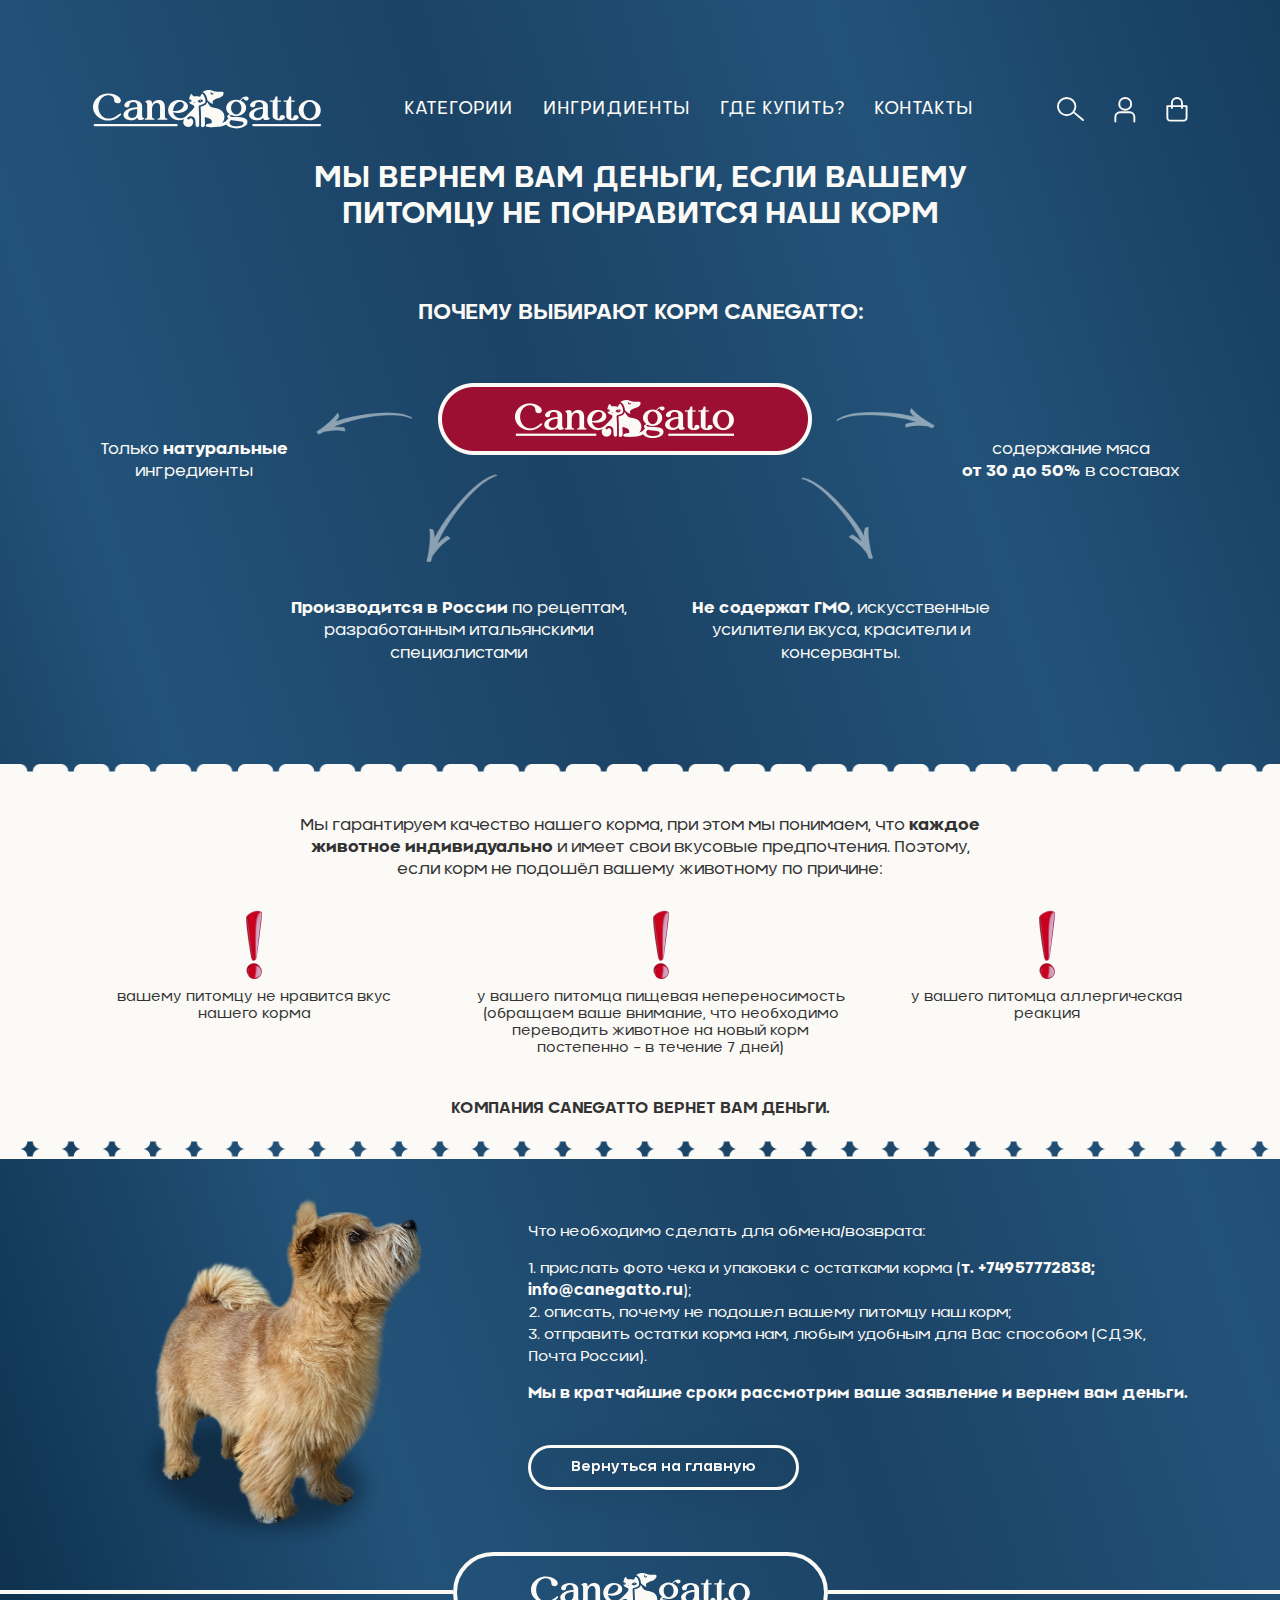
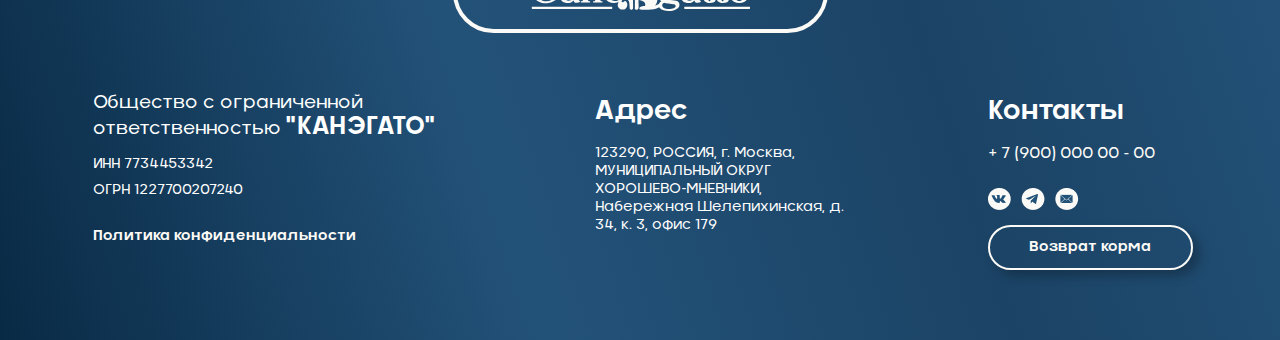
<file: action.html>
<html lang="en">
<head>
    <meta charset="UTF-8">
    <!--<meta name="viewport" content="width=device-width, user-scalable=no, initial-scale=1.0, maximum-scale=1.0, minimum-scale=1.0">-->
    <meta name="viewport" content="width=1366, user-scalable=no" />
    <meta http-equiv="X-UA-Compatible" content="ie=edge">
    <title>Акция</title>
    <meta name="keywords" content="Главная"/>
    <meta name="description" content=""/>
    <link rel="stylesheet" href="assets/fonts/Neometric/stylesheet.css">
    <link rel="stylesheet" href="assets/css/fancybox.min.css">
    <link rel="stylesheet" href="assets/css/swiper-bundle.min.css">
    <link rel="stylesheet" href="assets/css/animate.min.css">
    <link rel="stylesheet" href="assets/css/main.css">
    <link rel="icon" type="image/png" href="favicon.png"/>
</head>
<body>

<div class="wrapper">
    <header class="header">
        <div class="container">
            <div class="header-wrapper">
                <a href="/" class="header-logo">
                    <img src="assets/svg/header-logo.svg" alt="">
                </a>
                <nav>
                    <a href="catalog.html">Категории</a>
                    <a href="ing.html">Ингридиенты</a>
                    <a href="buy.html">Где купить?</a>
                    <a href="contacts.html">Контакты</a>
                </nav>
                <div class="header-buttons">
                    <a href="#">
                        <img src="assets/svg/search-icon.svg" alt="">
                    </a>
                    <a href="#">
                        <img src="assets/svg/profile-icon.svg" alt="">
                    </a>
                    <a href="#">
                        <img src="assets/svg/cart-icon.svg" alt="">
                    </a>
                </div>
            </div>
        </div>
    </header>
    <main class="main">
        <div class="action">
            <div class="container">
                <div class="action-title">МЫ ВЕРНЕМ ВАМ ДЕНЬГИ, ЕСЛИ ВАШЕМУ ПИТОМЦУ НЕ ПОНРАВИТСЯ НАШ КОРМ</div>
            </div>

            <div class="why-me">
                <div class="container">
                    <div class="why-me__title">Почему выбирают корм Canegatto:</div>
                    <div class="why-me__top">
                        <div class="why-me__top left">
                            <span>Только <strong>натуральные</strong><br> ингредиенты</span>
                            <img src="assets/img/wha-1.png" alt="">
                        </div>
                        <div class="why-me__top center">
                            <img src="assets/img/why-me-logo.png" alt="">
                        </div>
                        <div class="why-me__top right">
                            <img src="assets/img/wha-2.png" alt="">
                            <span>содержание мяса<br>
                                <strong>от 30 до 50%</strong> в составах</span>
                        </div>
                    </div>

                    <div class="why-me__bottom">
                        <div class="why-me__bottom left">
                            <img src="assets/img/wha-3.png" alt="">
                            <span><strong>Производится в России</strong> по рецептам,<br> разработанным итальянскими<br> специалистами</span>
                        </div>
                        <div class="why-me__bottom right">
                            <img src="assets/img/wha-4.png" alt="">
                            <span><strong>Не содержат ГМО</strong>, искусственные<br> усилители вкуса, красители и<br> консерванты.</span>
                        </div>
                    </div>

                </div>
            </div>

            <div class="action-info">
                <div class="container">
                    <div class="action-info__title">
                        Мы гарантируем качество нашего корма, при этом мы понимаем, что <strong>каждое животное индивидуально</strong> и имеет свои вкусовые предпочтения.
                        Поэтому, если корм не подошёл вашему животному по причине:
                    </div>
                    <div class="action-info__items">
                        <div class="action-info__item">
                            <img src="assets/img/inc.png" alt="">
                            <span>вашему питомцу не нравится вкус нашего корма</span>
                        </div>
                        <div class="action-info__item">
                            <img src="assets/img/inc.png" alt="">
                            <span>у вашего питомца пищевая непереносимость (обращаем ваше внимание, что необходимо переводить животное на новый корм постепенно – в течение 7 дней)</span>
                        </div>
                        <div class="action-info__item">
                            <img src="assets/img/inc.png" alt="">
                            <span>у вашего питомца аллергическая реакция</span>
                        </div>
                    </div>
                    <div class="action-info__subtitle">КОМПАНИЯ CANEGATTO ВЕРНЕТ ВАМ ДЕНЬГИ.</div>
                </div>
            </div>

            <div class="action-bottom">
                <div class="container">
                    <div class="action-bottom__wrapper">
                        <div class="action-bottom__img">
                            <img src="assets/img/dog.png" alt="">
                        </div>
                        <div class="action-bottom__text">
                            <p>Что необходимо сделать для обмена/возврата:</p>
                            <p>
                                1. прислать фото чека и упаковки с остатками корма (<strong>т. +74957772838; info@canegatto.ru</strong>);<br>
                                2. описать, почему не подошел вашему питомцу наш корм;<br>
                                3. отправить остатки корма нам, любым удобным для Вас способом (СДЭК, Почта России).
                            </p>
                            <p><strong>Мы в кратчайшие сроки рассмотрим ваше заявление и вернем вам деньги.</strong></p>

                            <a href="/" class="action-main__btn">Вернуться на главную</a>
                        </div>
                    </div>
                </div>
            </div>

        </div>

    </main>
    <footer class="footer">
        <div class="footer-logo">
            <span></span>
            <div class="footer-logo__center">
                <img src="assets/svg/footer-logo.svg" alt="">
            </div>
            <span></span>
        </div>
        <div class="container">
            <div class="footer-data">
                <div class="footer-data__left">
                    <div class="footer-data__name">Общество с ограниченной ответственностью <span>"КАНЭГАТО"</span>
                    </div>
                    <div class="footer-data__info">ИНН 7734453342</div>
                    <div class="footer-data__info">ОГРН 1227700207240</div>
                    <div class="footer-data__policy">
                        <a href="#">Политика конфиденциальности</a>
                    </div>
                </div>

                <div class="footer-data__center">
                    <div class="footer-data__title">Адрес</div>
                    <div class="footer-data__address">123290, РОССИЯ, г. Москва, МУНИЦИПАЛЬНЫЙ ОКРУГ ХОРОШЕВО-МНЕВНИКИ,
                        Набережная Шелепихинская, д. 34, к. 3, офис 179
                    </div>
                </div>

                <div class="footer-data__right">
                    <div class="footer-data__title">Контакты</div>
                    <div class="footer-data__tel">
                        <a href="#">+ 7 (900) 000 00 - 00</a>
                    </div>
                    <div class="footer-data__socials">
                        <a href="#"><img src="assets/img/vk-icon-white.png" alt=""></a>
                        <a href="#"><img src="assets/img/tg-icon-white.png" alt=""></a>
                        <a href="#"><img src="assets/img/email-icon-white.png" alt=""></a>
                    </div>
                    <a href="#" class="footer-btn red">Возврат корма</a>
                </div>

            </div>
        </div>
    </footer>
</div>

<script src="assets/js/jquery.min.js"></script>
<script src="assets/js/fancybox.js"></script>
<script src="assets/js/swiper-bundle.min.js"></script>
<script src="assets/js/jquery-maskedinput.js"></script>
<script src="assets/js/wow.js"></script>
<script src="assets/js/main.js"></script>

</body>
</html>
</file>
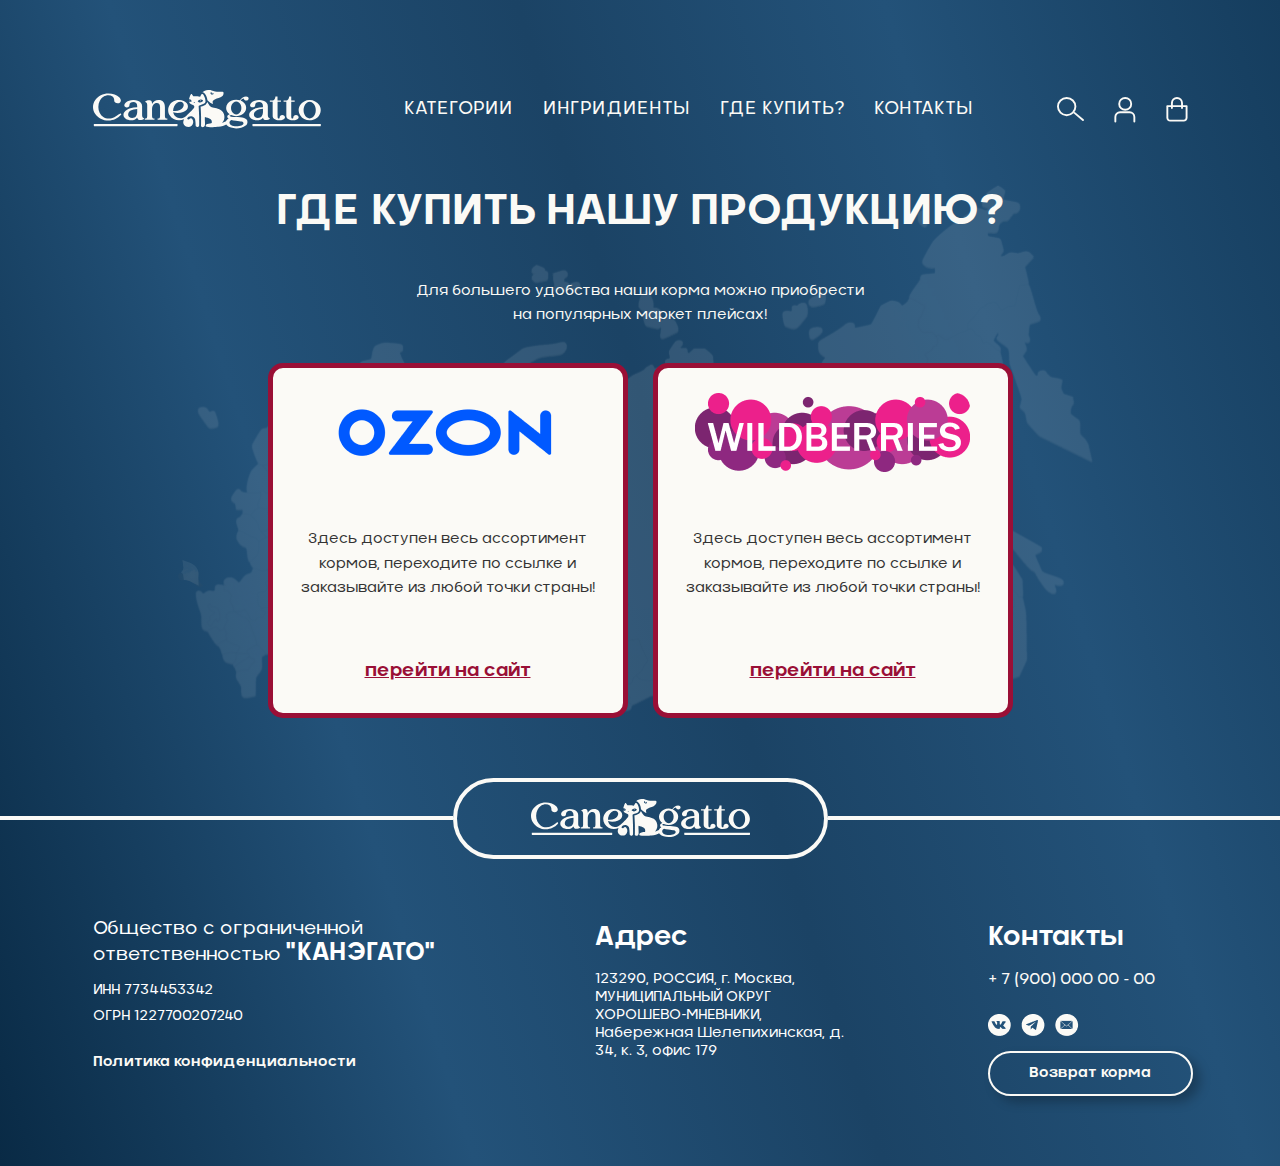
<file: buy.html>
<html lang="en">
<head>
    <meta charset="UTF-8">
    <!--<meta name="viewport" content="width=device-width, user-scalable=no, initial-scale=1.0, maximum-scale=1.0, minimum-scale=1.0">-->
    <meta name="viewport" content="width=1366, user-scalable=no" />
    <meta http-equiv="X-UA-Compatible" content="ie=edge">
    <title>Где купить нашу продукцию</title>
    <meta name="keywords" content="Главная"/>
    <meta name="description" content=""/>
    <link rel="stylesheet" href="assets/fonts/Neometric/stylesheet.css">
    <link rel="stylesheet" href="assets/css/fancybox.min.css">
    <link rel="stylesheet" href="assets/css/swiper-bundle.min.css">
    <link rel="stylesheet" href="assets/css/animate.min.css">
    <link rel="stylesheet" href="assets/css/main.css">
    <link rel="icon" type="image/png" href="favicon.png" />
</head>
<body>

<div class="wrapper">
    <header class="header">
        <div class="container">
            <div class="header-wrapper">
                <a href="/" class="header-logo">
                    <img src="assets/svg/header-logo.svg" alt="">
                </a>
                <nav>
                    <a href="catalog.html">Категории</a>
                    <a href="ing.html">Ингридиенты</a>
                    <a href="buy.html">Где купить?</a>
                    <a href="contacts.html">Контакты</a>
                </nav>
                <div class="header-buttons">
                    <a href="#">
                        <img src="assets/svg/search-icon.svg" alt="">
                    </a>
                    <a href="#">
                        <img src="assets/svg/profile-icon.svg" alt="">
                    </a>
                    <a href="#">
                        <img src="assets/svg/cart-icon.svg" alt="">
                    </a>
                </div>
            </div>
        </div>
    </header>
    <main class="main">
        <div class="container">
            <div class="where-buy">
                <h1>Где купить нашу продукцию?</h1>
                <div class="where-buy__info">Для большего удобства наши корма можно приобрести<br>
                    на популярных маркет плейсах!</div>
                <div class="where-buy__links">
                    <a href="#">
                        <img src="assets/img/ozon-logo.png" alt="">
                        <p>Здесь доступен весь ассортимент кормов, переходите по ссылке и заказывайте из любой точки страны!</p>
                        <span>перейти на сайт</span>
                    </a>
                    <a href="#">
                        <img src="assets/img/wb-logo.png" alt="">
                        <p>Здесь доступен весь ассортимент кормов, переходите по ссылке и заказывайте из любой точки страны!</p>
                        <span>перейти на сайт</span>
                    </a>
                </div>
            </div>
        </div>

    </main>
    <footer class="footer">
        <div class="footer-logo">
            <span></span>
            <div class="footer-logo__center">
                <img src="assets/svg/footer-logo.svg" alt="">
            </div>
            <span></span>
        </div>
        <div class="container">
            <div class="footer-data">
                <div class="footer-data__left">
                    <div class="footer-data__name">Общество с ограниченной ответственностью <span>"КАНЭГАТО"</span></div>
                    <div class="footer-data__info">ИНН 7734453342</div>
                    <div class="footer-data__info">ОГРН 1227700207240</div>
                    <div class="footer-data__policy">
                        <a href="#">Политика конфиденциальности</a>
                    </div>
                </div>

                <div class="footer-data__center">
                    <div class="footer-data__title">Адрес</div>
                    <div class="footer-data__address">123290, РОССИЯ, г. Москва, МУНИЦИПАЛЬНЫЙ ОКРУГ ХОРОШЕВО-МНЕВНИКИ, Набережная Шелепихинская, д. 34, к. 3, офис 179</div>
                </div>

                <div class="footer-data__right">
                    <div class="footer-data__title">Контакты</div>
                    <div class="footer-data__tel">
                        <a href="#">+ 7 (900) 000  00 - 00</a>
                    </div>
                    <div class="footer-data__socials">
                        <a href="#"><img src="assets/img/vk-icon-white.png" alt=""></a>
                        <a href="#"><img src="assets/img/tg-icon-white.png" alt=""></a>
                        <a href="#"><img src="assets/img/email-icon-white.png" alt=""></a>
                    </div>
                    <a href="#" class="footer-btn red">Возврат корма</a>
                </div>

            </div>
        </div>
    </footer>
</div>

<script src="assets/js/jquery.min.js"></script>
<script src="assets/js/fancybox.js"></script>
<script src="assets/js/swiper-bundle.min.js"></script>
<script src="assets/js/jquery-maskedinput.js"></script>
<script src="assets/js/wow.js"></script>
<script src="assets/js/main.js"></script>

</body>
</html>
</file>
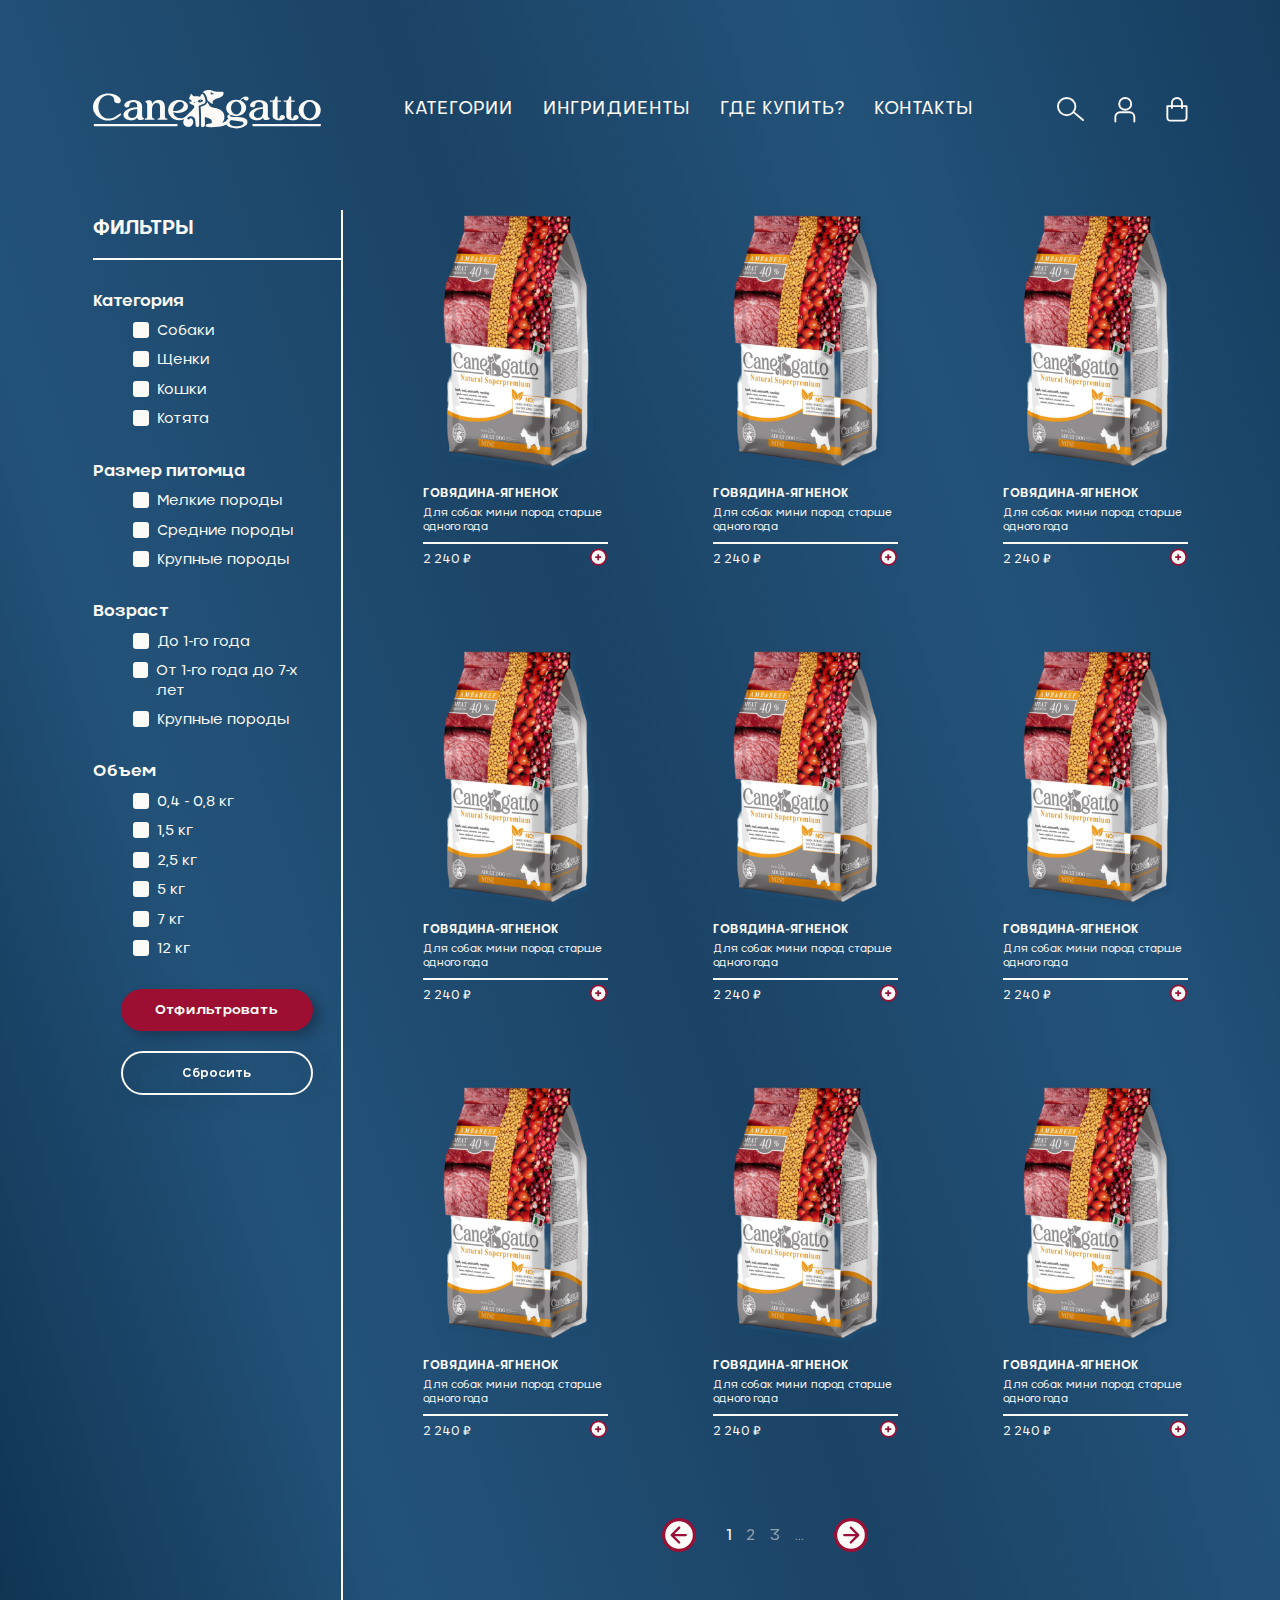
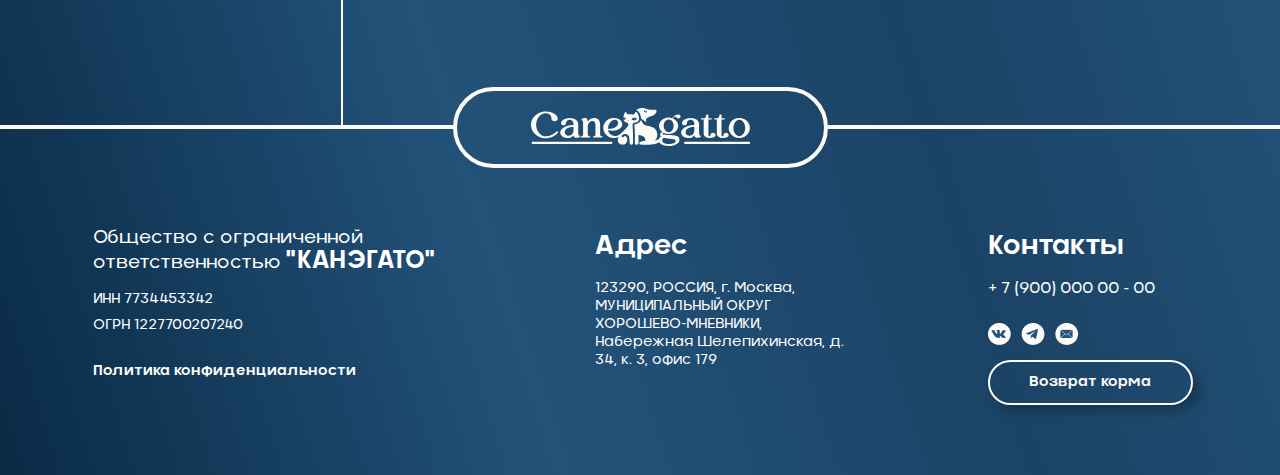
<file: catalog.html>
<html lang="en">
<head>
    <meta charset="UTF-8">
    <!--<meta name="viewport" content="width=device-width, user-scalable=no, initial-scale=1.0, maximum-scale=1.0, minimum-scale=1.0">-->
    <meta name="viewport" content="width=1366, user-scalable=no" />
    <meta http-equiv="X-UA-Compatible" content="ie=edge">
    <title>Каталог</title>
    <meta name="keywords" content="Главная"/>
    <meta name="description" content=""/>
    <link rel="stylesheet" href="assets/fonts/Neometric/stylesheet.css">
    <link rel="stylesheet" href="assets/css/fancybox.min.css">
    <link rel="stylesheet" href="assets/css/swiper-bundle.min.css">
    <link rel="stylesheet" href="assets/css/animate.min.css">
    <link rel="stylesheet" href="assets/css/main.css">
    <link rel="icon" type="image/png" href="favicon.png" />
</head>
<body>

<div class="wrapper">
    <header class="header">
        <div class="container">
            <div class="header-wrapper">
                <a href="/" class="header-logo">
                    <img src="assets/svg/header-logo.svg" alt="">
                </a>
                <nav>
                    <a href="catalog.html">Категории</a>
                    <a href="ing.html">Ингридиенты</a>
                    <a href="buy.html">Где купить?</a>
                    <a href="contacts.html">Контакты</a>
                </nav>
                <div class="header-buttons">
                    <a href="#">
                        <img src="assets/svg/search-icon.svg" alt="">
                    </a>
                    <a href="#">
                        <img src="assets/svg/profile-icon.svg" alt="">
                    </a>
                    <a href="#">
                        <img src="assets/svg/cart-icon.svg" alt="">
                    </a>
                </div>
            </div>
        </div>
    </header>
    <main class="main">
        <div class="container">
            <div class="catalog-wrapper">
                <div class="catalog-filter">
                    <div class="catalog-filter__title">Фильтры</div>
                    <div class="catalog-filter__block">
                        <h3>Категория</h3>
                        <div class="catalog-filter__checkbox">
                            <input type="checkbox" id="c-1"> <label for="c-1">Собаки</label>
                        </div>
                        <div class="catalog-filter__checkbox">
                            <input type="checkbox" id="c-2"> <label for="c-2">Щенки</label>
                        </div>
                        <div class="catalog-filter__checkbox">
                            <input type="checkbox" id="c-3"> <label for="c-3">Кошки</label>
                        </div>
                        <div class="catalog-filter__checkbox">
                            <input type="checkbox" id="c-4"> <label for="c-4">Котята</label>
                        </div>
                    </div>
                    <div class="catalog-filter__block">
                        <h3>Размер питомца</h3>
                        <div class="catalog-filter__checkbox">
                            <input type="checkbox" id="c-5"> <label for="c-5">Мелкие породы</label>
                        </div>
                        <div class="catalog-filter__checkbox">
                            <input type="checkbox" id="c-6"> <label for="c-6">Средние породы</label>
                        </div>
                        <div class="catalog-filter__checkbox">
                            <input type="checkbox" id="c-7"> <label for="c-7">Крупные породы</label>
                        </div>
                    </div>
                    <div class="catalog-filter__block">
                        <h3>Возраст</h3>
                        <div class="catalog-filter__checkbox">
                            <input type="checkbox" id="c-8"> <label for="c-8">До 1-го года</label>
                        </div>
                        <div class="catalog-filter__checkbox">
                            <input type="checkbox" id="c-9"> <label for="c-9">От 1-го года до 7-х лет</label>
                        </div>
                        <div class="catalog-filter__checkbox">
                            <input type="checkbox" id="c-10"> <label for="c-10">Крупные породы</label>
                        </div>
                    </div>
                    <div class="catalog-filter__block">
                        <h3>Объем</h3>
                        <div class="catalog-filter__checkbox">
                            <input type="checkbox" id="c-11"> <label for="c-11">0,4 - 0,8 кг</label>
                        </div>
                        <div class="catalog-filter__checkbox">
                            <input type="checkbox" id="c-12"> <label for="c-12">1,5 кг</label>
                        </div>
                        <div class="catalog-filter__checkbox">
                            <input type="checkbox" id="c-13"> <label for="c-13">2,5 кг</label>
                        </div>
                        <div class="catalog-filter__checkbox">
                            <input type="checkbox" id="c-14"> <label for="c-14">5 кг</label>
                        </div>
                        <div class="catalog-filter__checkbox">
                            <input type="checkbox" id="c-15"> <label for="c-15">7 кг</label>
                        </div>
                        <div class="catalog-filter__checkbox">
                            <input type="checkbox" id="c-16"> <label for="c-16">12 кг</label>
                        </div>
                    </div>
                    <div class="catalog-filter__buttons">
                        <button type="submit">Отфильтровать</button>
                        <button type="reset">Сбросить</button>
                    </div>
                </div>
                <div class="catalog-list">
                    <div class="catalog-items">
                        <a href="product.html" class="product-item">
                            <div class="product-item__img">
                                <img src="assets/img/product-img-lat.png" alt="">
                            </div>
                            <div class="product-item__name">Говядина-ягненок</div>
                            <div class="product-item__description">Для собак мини пород старше одного года</div>
                            <div class="product-item__bottom">
                                <span class="product-item__price">2 240 ₽</span>
                                <button><img src="assets/svg/add-btn.svg" alt=""></button>
                            </div>
                        </a>
                        <a href="product.html" class="product-item">
                            <div class="product-item__img">
                                <img src="assets/img/product-img-lat.png" alt="">
                            </div>
                            <div class="product-item__name">Говядина-ягненок</div>
                            <div class="product-item__description">Для собак мини пород старше одного года</div>
                            <div class="product-item__bottom">
                                <span class="product-item__price">2 240 ₽</span>
                                <button><img src="assets/svg/add-btn.svg" alt=""></button>
                            </div>
                        </a>
                        <a href="product.html" class="product-item">
                            <div class="product-item__img">
                                <img src="assets/img/product-img-lat.png" alt="">
                            </div>
                            <div class="product-item__name">Говядина-ягненок</div>
                            <div class="product-item__description">Для собак мини пород старше одного года</div>
                            <div class="product-item__bottom">
                                <span class="product-item__price">2 240 ₽</span>
                                <button><img src="assets/svg/add-btn.svg" alt=""></button>
                            </div>
                        </a>
                        <a href="product.html" class="product-item">
                            <div class="product-item__img">
                                <img src="assets/img/product-img-lat.png" alt="">
                            </div>
                            <div class="product-item__name">Говядина-ягненок</div>
                            <div class="product-item__description">Для собак мини пород старше одного года</div>
                            <div class="product-item__bottom">
                                <span class="product-item__price">2 240 ₽</span>
                                <button><img src="assets/svg/add-btn.svg" alt=""></button>
                            </div>
                        </a>
                        <a href="product.html" class="product-item">
                            <div class="product-item__img">
                                <img src="assets/img/product-img-lat.png" alt="">
                            </div>
                            <div class="product-item__name">Говядина-ягненок</div>
                            <div class="product-item__description">Для собак мини пород старше одного года</div>
                            <div class="product-item__bottom">
                                <span class="product-item__price">2 240 ₽</span>
                                <button><img src="assets/svg/add-btn.svg" alt=""></button>
                            </div>
                        </a>
                        <a href="product.html" class="product-item">
                            <div class="product-item__img">
                                <img src="assets/img/product-img-lat.png" alt="">
                            </div>
                            <div class="product-item__name">Говядина-ягненок</div>
                            <div class="product-item__description">Для собак мини пород старше одного года</div>
                            <div class="product-item__bottom">
                                <span class="product-item__price">2 240 ₽</span>
                                <button><img src="assets/svg/add-btn.svg" alt=""></button>
                            </div>
                        </a>
                        <a href="product.html" class="product-item">
                            <div class="product-item__img">
                                <img src="assets/img/product-img-lat.png" alt="">
                            </div>
                            <div class="product-item__name">Говядина-ягненок</div>
                            <div class="product-item__description">Для собак мини пород старше одного года</div>
                            <div class="product-item__bottom">
                                <span class="product-item__price">2 240 ₽</span>
                                <button><img src="assets/svg/add-btn.svg" alt=""></button>
                            </div>
                        </a>
                        <a href="product.html" class="product-item">
                            <div class="product-item__img">
                                <img src="assets/img/product-img-lat.png" alt="">
                            </div>
                            <div class="product-item__name">Говядина-ягненок</div>
                            <div class="product-item__description">Для собак мини пород старше одного года</div>
                            <div class="product-item__bottom">
                                <span class="product-item__price">2 240 ₽</span>
                                <button><img src="assets/svg/add-btn.svg" alt=""></button>
                            </div>
                        </a>
                        <a href="product.html" class="product-item">
                            <div class="product-item__img">
                                <img src="assets/img/product-img-lat.png" alt="">
                            </div>
                            <div class="product-item__name">Говядина-ягненок</div>
                            <div class="product-item__description">Для собак мини пород старше одного года</div>
                            <div class="product-item__bottom">
                                <span class="product-item__price">2 240 ₽</span>
                                <button><img src="assets/svg/add-btn.svg" alt=""></button>
                            </div>
                        </a>
                    </div>
                    <div class="pagination">
                        <a href="#" class="pagination-prev"><img src="assets/svg/prev-pag.svg" alt=""></a>
                        <div class="pagination-items">
                            <a href="#" class="current">1</a>
                            <a href="#">2</a>
                            <a href="#">3</a>
                            <span>...</span>
                        </div>
                        <a href="#" class="pagination-next"><img src="assets/svg/next-pag.svg" alt=""></a>
                    </div>
                </div>
            </div>
        </div>
    </main>
    <footer class="footer">
        <div class="footer-logo">
            <span></span>
            <div class="footer-logo__center">
                <img src="assets/svg/footer-logo.svg" alt="">
            </div>
            <span></span>
        </div>
        <div class="container">
            <div class="footer-data">
                <div class="footer-data__left">
                    <div class="footer-data__name">Общество с ограниченной ответственностью <span>"КАНЭГАТО"</span></div>
                    <div class="footer-data__info">ИНН 7734453342</div>
                    <div class="footer-data__info">ОГРН 1227700207240</div>
                    <div class="footer-data__policy">
                        <a href="#">Политика конфиденциальности</a>
                    </div>
                </div>

                <div class="footer-data__center">
                    <div class="footer-data__title">Адрес</div>
                    <div class="footer-data__address">123290, РОССИЯ, г. Москва, МУНИЦИПАЛЬНЫЙ ОКРУГ ХОРОШЕВО-МНЕВНИКИ, Набережная Шелепихинская, д. 34, к. 3, офис 179</div>
                </div>

                <div class="footer-data__right">
                    <div class="footer-data__title">Контакты</div>
                    <div class="footer-data__tel">
                        <a href="#">+ 7 (900) 000  00 - 00</a>
                    </div>
                    <div class="footer-data__socials">
                        <a href="#"><img src="assets/img/vk-icon-white.png" alt=""></a>
                        <a href="#"><img src="assets/img/tg-icon-white.png" alt=""></a>
                        <a href="#"><img src="assets/img/email-icon-white.png" alt=""></a>
                    </div>
                    <a href="#" class="footer-btn red">Возврат корма</a>
                </div>

            </div>
        </div>
    </footer>
</div>

<script src="assets/js/jquery.min.js"></script>
<script src="assets/js/fancybox.js"></script>
<script src="assets/js/swiper-bundle.min.js"></script>
<script src="assets/js/jquery-maskedinput.js"></script>
<script src="assets/js/wow.js"></script>
<script src="assets/js/main.js"></script>

</body>
</html>
</file>
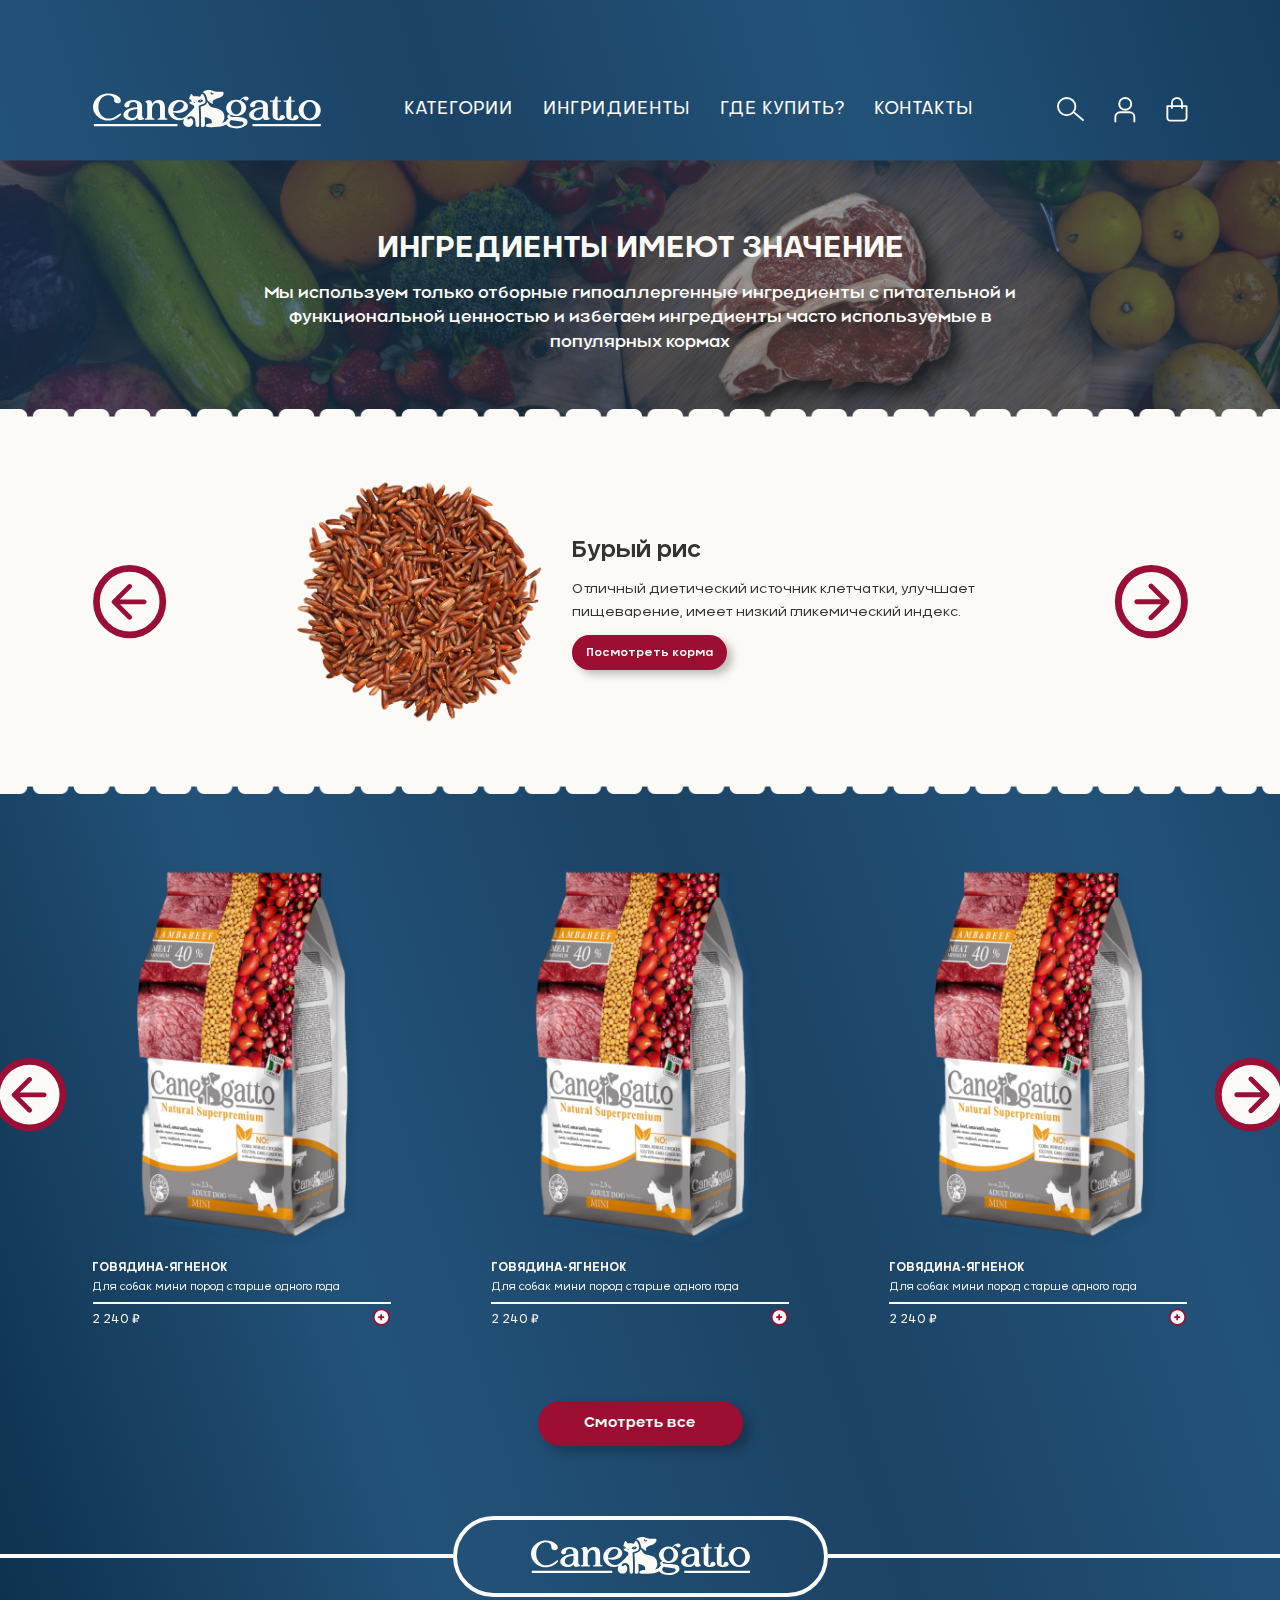
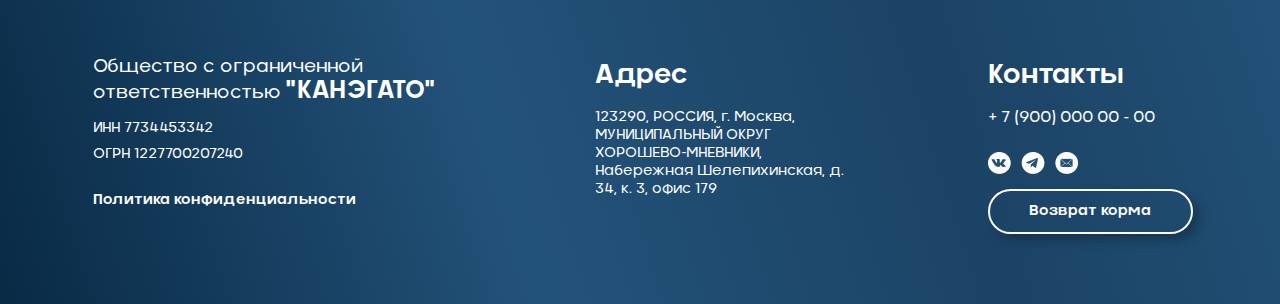
<file: ing.html>
<html lang="en">
<head>
    <meta charset="UTF-8">
    <!--<meta name="viewport" content="width=device-width, user-scalable=no, initial-scale=1.0, maximum-scale=1.0, minimum-scale=1.0">-->
    <meta name="viewport" content="width=1366, user-scalable=no" />
    <meta http-equiv="X-UA-Compatible" content="ie=edge">
    <title>Ингридиенты</title>
    <meta name="keywords" content="Главная"/>
    <meta name="description" content=""/>
    <link rel="stylesheet" href="assets/fonts/Neometric/stylesheet.css">
    <link rel="stylesheet" href="assets/css/fancybox.min.css">
    <link rel="stylesheet" href="assets/css/swiper-bundle.min.css">
    <link rel="stylesheet" href="assets/css/animate.min.css">
    <link rel="stylesheet" href="assets/css/main.css">
    <link rel="icon" type="image/png" href="favicon.png" />
</head>
<body>

<div class="wrapper">
    <header class="header">
        <div class="container">
            <div class="header-wrapper">
                <a href="/" class="header-logo">
                    <img src="assets/svg/header-logo.svg" alt="">
                </a>
                <nav>
                    <a href="catalog.html">Категории</a>
                    <a href="ing.html">Ингридиенты</a>
                    <a href="buy.html">Где купить?</a>
                    <a href="contacts.html">Контакты</a>
                </nav>
                <div class="header-buttons">
                    <a href="#">
                        <img src="assets/svg/search-icon.svg" alt="">
                    </a>
                    <a href="#">
                        <img src="assets/svg/profile-icon.svg" alt="">
                    </a>
                    <a href="#">
                        <img src="assets/svg/cart-icon.svg" alt="">
                    </a>
                </div>
            </div>
        </div>
    </header>
    <main class="main">

        <div class="ing-main">
            <div class="container">
                <div class="ing-title">ИНГРЕДИЕНТЫ ИМЕЮТ ЗНАЧЕНИЕ</div>
                <div class="ing-subtitle">
                    Мы используем только отборные гипоаллергенные ингредиенты с питательной и функциональной ценностью и избегаем ингредиенты часто используемые в популярных кормах
                </div>
            </div>
        </div>


        <div class="ing-container">
            <div class="container">
                <div class="ing-slider">
                    <div class="reviews-slider-button-prev" ></div>
                    <div class="reviews-slider-button-next" ></div>
                    <div class="swiper-container">
                        <div class="swiper-wrapper">

                            <div class="swiper-slide">
                                <div class="ing-slide">
                                    <img src="assets/img/ing-img.png" alt="">
                                    <div class="ing-slide__text">
                                        <div class="ing-slide__title">Бурый рис</div>
                                        <p>Отличный диетический источник клетчатки, улучшает пищеварение, имеет низкий гликемический индекс.</p>
                                        <a href="#">Посмотреть корма</a>
                                    </div>
                                </div>
                            </div>


                        </div>
                    </div>
                </div>
            </div>
        </div>


        <div class="main-catalog">

            <div class="container">
                <div class="main-catalog__slider">
                    <div class="main-catalog__slider-button-prev" ></div>
                    <div class="main-catalog__slider-button-next" ></div>
                    <div class="swiper-container">
                        <div class="swiper-wrapper">
                            <div class="swiper-slide">
                                <a href="product.html" class="product-item">
                                    <div class="product-item__img">
                                        <img src="assets/img/product-img-lat.png" alt="">
                                    </div>
                                    <div class="product-item__name">Говядина-ягненок</div>
                                    <div class="product-item__description">Для собак мини пород старше одного года</div>
                                    <div class="product-item__bottom">
                                        <span class="product-item__price">2 240 ₽</span>
                                        <button><img src="assets/svg/add-btn.svg" alt=""></button>
                                    </div>
                                </a>
                            </div>
                            <div class="swiper-slide">
                                <a href="product.html" class="product-item">
                                    <div class="product-item__img">
                                        <img src="assets/img/product-img-lat.png" alt="">
                                    </div>
                                    <div class="product-item__name">Говядина-ягненок</div>
                                    <div class="product-item__description">Для собак мини пород старше одного года</div>
                                    <div class="product-item__bottom">
                                        <span class="product-item__price">2 240 ₽</span>
                                        <button><img src="assets/svg/add-btn.svg" alt=""></button>
                                    </div>
                                </a>
                            </div>
                            <div class="swiper-slide">
                                <a href="product.html" class="product-item">
                                    <div class="product-item__img">
                                        <img src="assets/img/product-img-lat.png" alt="">
                                    </div>
                                    <div class="product-item__name">Говядина-ягненок</div>
                                    <div class="product-item__description">Для собак мини пород старше одного года</div>
                                    <div class="product-item__bottom">
                                        <span class="product-item__price">2 240 ₽</span>
                                        <button><img src="assets/svg/add-btn.svg" alt=""></button>
                                    </div>
                                </a>
                            </div>
                            <div class="swiper-slide">
                                <a href="product.html" class="product-item">
                                    <div class="product-item__img">
                                        <img src="assets/img/product-img-lat.png" alt="">
                                    </div>
                                    <div class="product-item__name">Говядина-ягненок</div>
                                    <div class="product-item__description">Для собак мини пород старше одного года</div>
                                    <div class="product-item__bottom">
                                        <span class="product-item__price">2 240 ₽</span>
                                        <button><img src="assets/svg/add-btn.svg" alt=""></button>
                                    </div>
                                </a>
                            </div>
                            <div class="swiper-slide">
                                <a href="product.html" class="product-item">
                                    <div class="product-item__img">
                                        <img src="assets/img/product-img-lat.png" alt="">
                                    </div>
                                    <div class="product-item__name">Говядина-ягненок</div>
                                    <div class="product-item__description">Для собак мини пород старше одного года</div>
                                    <div class="product-item__bottom">
                                        <span class="product-item__price">2 240 ₽</span>
                                        <button><img src="assets/svg/add-btn.svg" alt=""></button>
                                    </div>
                                </a>
                            </div>
                            <div class="swiper-slide">
                                <a href="product.html" class="product-item">
                                    <div class="product-item__img">
                                        <img src="assets/img/product-img-lat.png" alt="">
                                    </div>
                                    <div class="product-item__name">Говядина-ягненок</div>
                                    <div class="product-item__description">Для собак мини пород старше одного года</div>
                                    <div class="product-item__bottom">
                                        <span class="product-item__price">2 240 ₽</span>
                                        <button><img src="assets/svg/add-btn.svg" alt=""></button>
                                    </div>
                                </a>
                            </div>
                        </div>
                    </div>
                </div>
                <div class="main-catalog__more">
                    <a href="catalog.html">Смотреть все</a>
                </div>
            </div>
        </div>


    </main>
    <footer class="footer">
        <div class="footer-logo">
            <span></span>
            <div class="footer-logo__center">
                <img src="assets/svg/footer-logo.svg" alt="">
            </div>
            <span></span>
        </div>
        <div class="container">
            <div class="footer-data">
                <div class="footer-data__left">
                    <div class="footer-data__name">Общество с ограниченной ответственностью <span>"КАНЭГАТО"</span></div>
                    <div class="footer-data__info">ИНН 7734453342</div>
                    <div class="footer-data__info">ОГРН 1227700207240</div>
                    <div class="footer-data__policy">
                        <a href="#">Политика конфиденциальности</a>
                    </div>
                </div>

                <div class="footer-data__center">
                    <div class="footer-data__title">Адрес</div>
                    <div class="footer-data__address">123290, РОССИЯ, г. Москва, МУНИЦИПАЛЬНЫЙ ОКРУГ ХОРОШЕВО-МНЕВНИКИ, Набережная Шелепихинская, д. 34, к. 3, офис 179</div>
                </div>

                <div class="footer-data__right">
                    <div class="footer-data__title">Контакты</div>
                    <div class="footer-data__tel">
                        <a href="#">+ 7 (900) 000  00 - 00</a>
                    </div>
                    <div class="footer-data__socials">
                        <a href="#"><img src="assets/img/vk-icon-white.png" alt=""></a>
                        <a href="#"><img src="assets/img/tg-icon-white.png" alt=""></a>
                        <a href="#"><img src="assets/img/email-icon-white.png" alt=""></a>
                    </div>
                    <a href="#" class="footer-btn red">Возврат корма</a>
                </div>

            </div>
        </div>
    </footer>
</div>

<script src="assets/js/jquery.min.js"></script>
<script src="assets/js/fancybox.js"></script>
<script src="assets/js/swiper-bundle.min.js"></script>
<script src="assets/js/jquery-maskedinput.js"></script>
<script src="assets/js/wow.js"></script>
<script src="assets/js/main.js"></script>

</body>
</html>
</file>
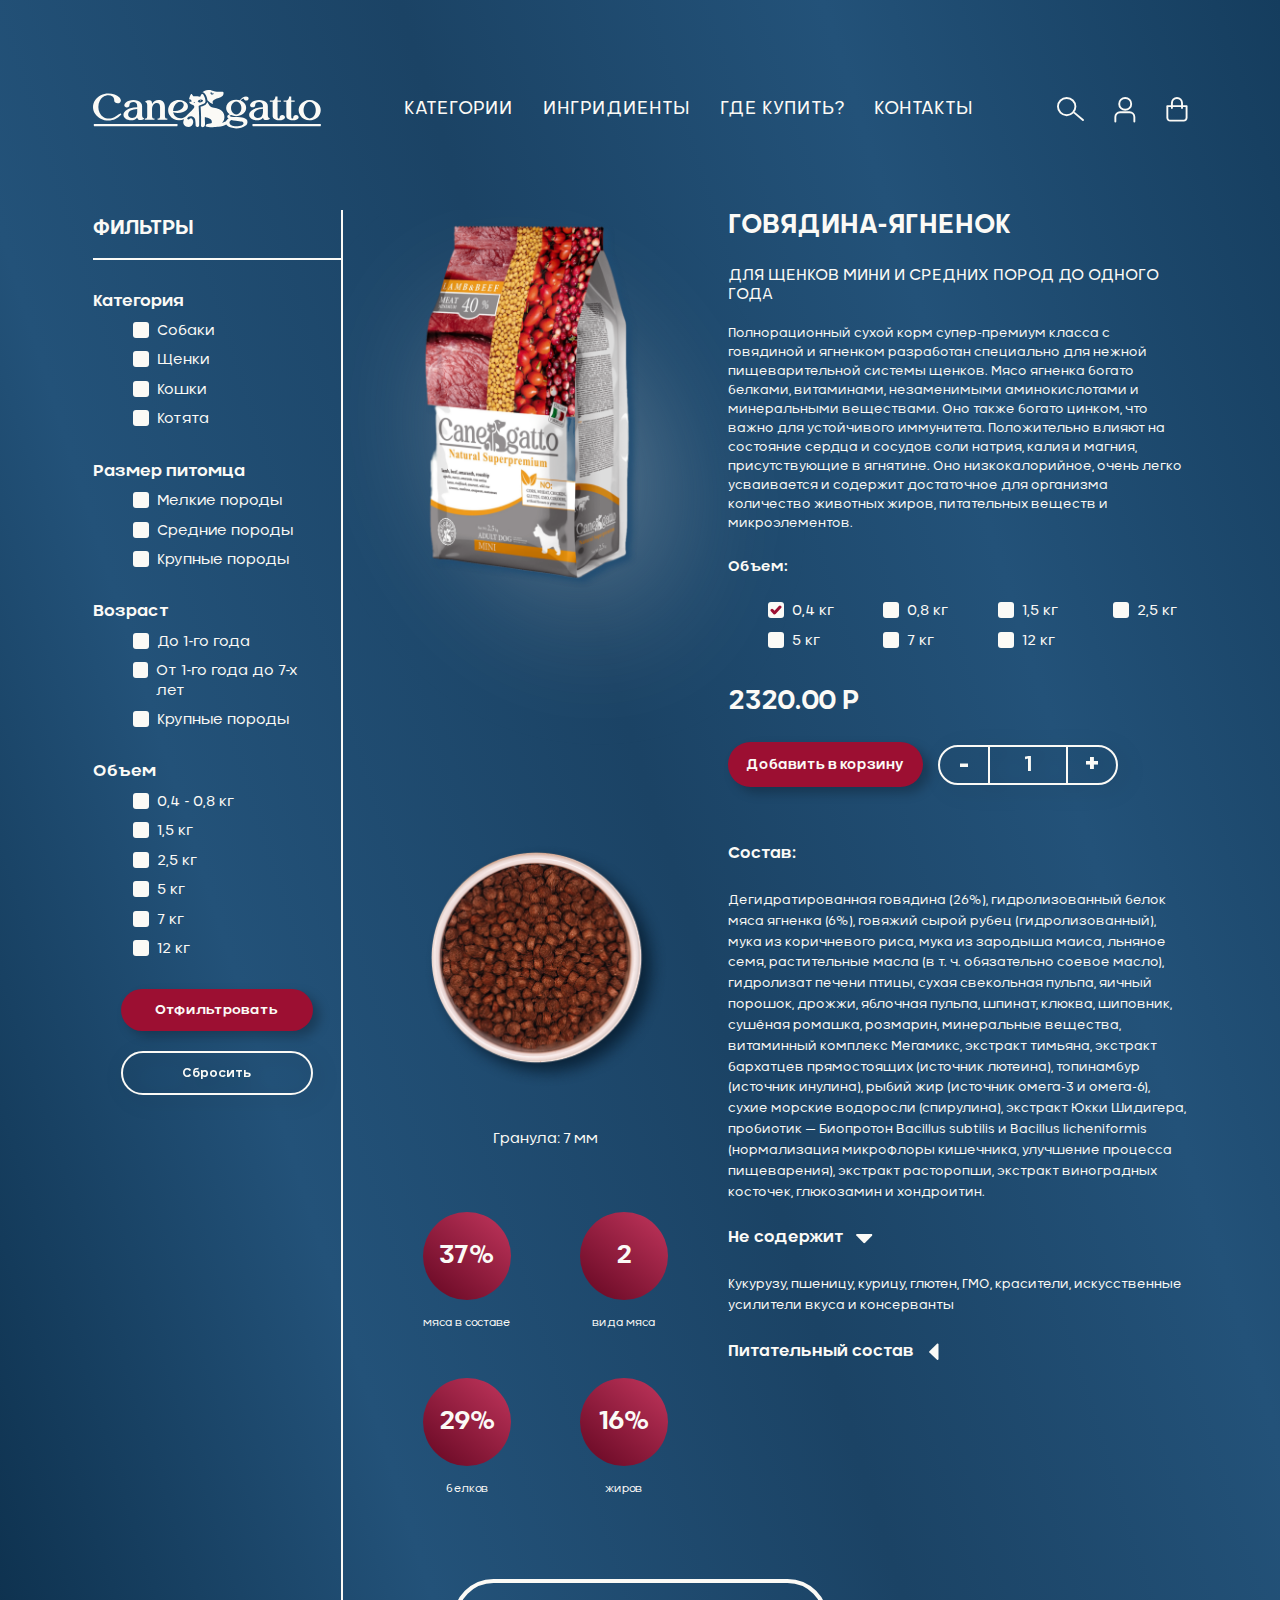
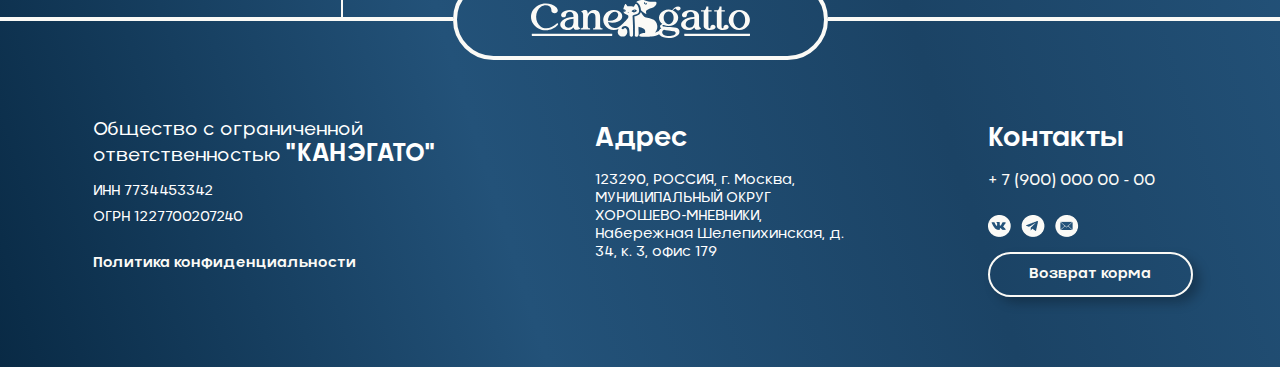
<file: product.html>
<html lang="en">
<head>
    <meta charset="UTF-8">
    <!--<meta name="viewport" content="width=device-width, user-scalable=no, initial-scale=1.0, maximum-scale=1.0, minimum-scale=1.0">-->
    <meta name="viewport" content="width=1366, user-scalable=no" />
    <meta http-equiv="X-UA-Compatible" content="ie=edge">
    <title>Продукт</title>
    <meta name="keywords" content="Главная"/>
    <meta name="description" content=""/>
    <link rel="stylesheet" href="assets/fonts/Neometric/stylesheet.css">
    <link rel="stylesheet" href="assets/css/fancybox.min.css">
    <link rel="stylesheet" href="assets/css/swiper-bundle.min.css">
    <link rel="stylesheet" href="assets/css/animate.min.css">
    <link rel="stylesheet" href="assets/css/main.css">
    <link rel="icon" type="image/png" href="favicon.png" />
</head>
<body>

<div class="wrapper">
    <header class="header">
        <div class="container">
            <div class="header-wrapper">
                <a href="/" class="header-logo">
                    <img src="assets/svg/header-logo.svg" alt="">
                </a>
                <nav>
                    <a href="catalog.html">Категории</a>
                    <a href="ing.html">Ингридиенты</a>
                    <a href="buy.html">Где купить?</a>
                    <a href="contacts.html">Контакты</a>
                </nav>
                <div class="header-buttons">
                    <a href="#">
                        <img src="assets/svg/search-icon.svg" alt="">
                    </a>
                    <a href="#">
                        <img src="assets/svg/profile-icon.svg" alt="">
                    </a>
                    <a href="#">
                        <img src="assets/svg/cart-icon.svg" alt="">
                    </a>
                </div>
            </div>
        </div>
    </header>
    <main class="main">
        <div class="container">
            <div class="catalog-wrapper">
                <div class="catalog-filter">
                    <div class="catalog-filter__title">Фильтры</div>
                    <div class="catalog-filter__block">
                        <h3>Категория</h3>
                        <div class="catalog-filter__checkbox">
                            <input type="checkbox" id="c-1"> <label for="c-1">Собаки</label>
                        </div>
                        <div class="catalog-filter__checkbox">
                            <input type="checkbox" id="c-2"> <label for="c-2">Щенки</label>
                        </div>
                        <div class="catalog-filter__checkbox">
                            <input type="checkbox" id="c-3"> <label for="c-3">Кошки</label>
                        </div>
                        <div class="catalog-filter__checkbox">
                            <input type="checkbox" id="c-4"> <label for="c-4">Котята</label>
                        </div>
                    </div>
                    <div class="catalog-filter__block">
                        <h3>Размер питомца</h3>
                        <div class="catalog-filter__checkbox">
                            <input type="checkbox" id="c-5"> <label for="c-5">Мелкие породы</label>
                        </div>
                        <div class="catalog-filter__checkbox">
                            <input type="checkbox" id="c-6"> <label for="c-6">Средние породы</label>
                        </div>
                        <div class="catalog-filter__checkbox">
                            <input type="checkbox" id="c-7"> <label for="c-7">Крупные породы</label>
                        </div>
                    </div>
                    <div class="catalog-filter__block">
                        <h3>Возраст</h3>
                        <div class="catalog-filter__checkbox">
                            <input type="checkbox" id="c-8"> <label for="c-8">До 1-го года</label>
                        </div>
                        <div class="catalog-filter__checkbox">
                            <input type="checkbox" id="c-9"> <label for="c-9">От 1-го года до 7-х лет</label>
                        </div>
                        <div class="catalog-filter__checkbox">
                            <input type="checkbox" id="c-10"> <label for="c-10">Крупные породы</label>
                        </div>
                    </div>
                    <div class="catalog-filter__block">
                        <h3>Объем</h3>
                        <div class="catalog-filter__checkbox">
                            <input type="checkbox" id="c-11"> <label for="c-11">0,4 - 0,8 кг</label>
                        </div>
                        <div class="catalog-filter__checkbox">
                            <input type="checkbox" id="c-12"> <label for="c-12">1,5 кг</label>
                        </div>
                        <div class="catalog-filter__checkbox">
                            <input type="checkbox" id="c-13"> <label for="c-13">2,5 кг</label>
                        </div>
                        <div class="catalog-filter__checkbox">
                            <input type="checkbox" id="c-14"> <label for="c-14">5 кг</label>
                        </div>
                        <div class="catalog-filter__checkbox">
                            <input type="checkbox" id="c-15"> <label for="c-15">7 кг</label>
                        </div>
                        <div class="catalog-filter__checkbox">
                            <input type="checkbox" id="c-16"> <label for="c-16">12 кг</label>
                        </div>
                    </div>
                    <div class="catalog-filter__buttons">
                        <button type="submit">Отфильтровать</button>
                        <button type="reset">Сбросить</button>
                    </div>
                </div>
                <div class="catalog-list">
                   <div class="product-page">

                       <div class="product-top">
                           <div class="product-top__left">
                                <div class="product-top__img">
                                    <img src="assets/img/product-big.png" alt="">
                                </div>
                           </div>
                           <div class="product-top__right">
                                <h1 class="product-top__title">говядина-ягненок</h1>
                               <div class="product-top__subtitle">Для щенков мини и средних пород до одного года</div>
                               <div class="product-top__info">Полнорационный сухой корм супер-премиум класса с говядиной и ягненком разработан специально для нежной пищеварительной системы щенков. Мясо ягненка богато белками, витаминами, незаменимыми аминокислотами и минеральными веществами. Оно также богато цинком, что важно для устойчивого иммунитета. Положительно влияют на состояние сердца и сосудов соли натрия, калия и магния, присутствующие в ягнятине. Оно низкокалорийное, очень легко усваивается и содержит достаточное для организма количество животных жиров, питательных веществ и микроэлементов.</div>

                               <div class="product-top__options">
                                   <div class="product-top__opttitle">Объем:</div>
                                   <div class="product-top_opts">
                                       <div class="catalog-filter__checkbox">
                                           <input type="radio" id="c-o1" name="product" checked> <label for="c-o1">0,4 кг</label>
                                       </div>
                                       <div class="catalog-filter__checkbox">
                                           <input type="radio" id="c-o2" name="product"> <label for="c-o2">0,8 кг</label>
                                       </div>
                                       <div class="catalog-filter__checkbox">
                                           <input type="radio" id="c-o3" name="product"> <label for="c-o3">1,5 кг</label>
                                       </div>
                                       <div class="catalog-filter__checkbox">
                                           <input type="radio" id="c-o4" name="product"> <label for="c-o4">2,5 кг</label>
                                       </div>
                                       <div class="catalog-filter__checkbox">
                                           <input type="radio" id="c-o5" name="product"> <label for="c-o5">5 кг</label>
                                       </div>
                                       <div class="catalog-filter__checkbox">
                                           <input type="radio" id="c-o6" name="product"> <label for="c-o6">7 кг</label>
                                       </div>
                                       <div class="catalog-filter__checkbox">
                                           <input type="radio" id="c-o7" name="product"> <label for="c-o7">12 кг</label>
                                       </div>
                                   </div>
                               </div>
                               <div class="product-top__price">
                                   2320.00 Р
                               </div>
                               <div class="product-top__cart">
                                   <button>Добавить в корзину</button>
                                   <div class="product-top__qty">
                                       <span class="product-top__dec">-</span>
                                       <input type="number" value="1">
                                       <span class="product-top__inc">+</span>
                                   </div>
                               </div>
                           </div>
                       </div>


                       <div class="product-bottom">
                            <div class="product-bottom__left">
                                <div class="product-granul">
                                    <img src="assets/img/granul.png" alt="">
                                    <span>Гранула: 7 мм</span>
                                </div>
                                <div class="product-digits">
                                    <div class="product-digit">
                                        <span>37%</span>
                                        <label>мяса в составе</label>
                                    </div>
                                    <div class="product-digit">
                                        <span>2</span>
                                        <label>вида мяса</label>
                                    </div>
                                    <div class="product-digit">
                                        <span>29%</span>
                                        <label>белков</label>
                                    </div>
                                    <div class="product-digit">
                                        <span>16%</span>
                                        <label>жиров</label>
                                    </div>
                                </div>
                            </div>
                           <div class="product-bottom__right">
                               <div class="product-info__row">
                                   <div class="product-info__title">Состав:</div>
                                   <div class="product-info__text">
                                       Дегидратированная говядина (26%), гидролизованный белок мяса ягненка (6%), говяжий сырой рубец (гидролизованный), мука из коричневого риса, мука из зародыша маиса, льняное семя, растительные масла (в т. ч. обязательно соевое масло), гидролизат печени птицы, сухая свекольная пульпа, яичный порошок, дрожжи, яблочная пульпа, шпинат, клюква, шиповник, сушёная ромашка, розмарин, минеральные вещества, витаминный комплекс Мегамикс, экстракт тимьяна, экстракт бархатцев прямостоящих (источник лютеина), топинамбур (источник инулина), рыбий жир (источник омега-3 и омега-6), сухие морские водоросли (спирулина), экстракт Юкки Шидигера, пробиотик — Биопротон Bacillus subtilis и Bacillus licheniformis (нормализация микрофлоры кишечника, улучшение процесса пищеварения), экстракт расторопши, экстракт виноградных косточек, глюкозамин и хондроитин.
                                   </div>
                               </div>
                               <div class="product-info__row">
                                   <div class="product-info__title open">Не содержит <span></span></div>
                                   <div class="product-info__text ">
                                       Кукурузу, пшеницу, курицу, глютен, ГМО, красители, искусственные усилители вкуса и консерванты
                                   </div>
                               </div>
                               <div class="product-info__row">
                                   <div class="product-info__title">Питательный состав <span></span></div>
                                   <div class="product-info__text hidden">
                                       Кукурузу, пшеницу, курицу, глютен, ГМО, красители, искусственные усилители вкуса и консерванты
                                   </div>
                               </div>

                           </div>
                       </div>
                   </div>
                </div>
            </div>
        </div>
    </main>
    <footer class="footer">
        <div class="footer-logo">
            <span></span>
            <div class="footer-logo__center">
                <img src="assets/svg/footer-logo.svg" alt="">
            </div>
            <span></span>
        </div>
        <div class="container">
            <div class="footer-data">
                <div class="footer-data__left">
                    <div class="footer-data__name">Общество с ограниченной ответственностью <span>"КАНЭГАТО"</span></div>
                    <div class="footer-data__info">ИНН 7734453342</div>
                    <div class="footer-data__info">ОГРН 1227700207240</div>
                    <div class="footer-data__policy">
                        <a href="#">Политика конфиденциальности</a>
                    </div>
                </div>

                <div class="footer-data__center">
                    <div class="footer-data__title">Адрес</div>
                    <div class="footer-data__address">123290, РОССИЯ, г. Москва, МУНИЦИПАЛЬНЫЙ ОКРУГ ХОРОШЕВО-МНЕВНИКИ, Набережная Шелепихинская, д. 34, к. 3, офис 179</div>
                </div>

                <div class="footer-data__right">
                    <div class="footer-data__title">Контакты</div>
                    <div class="footer-data__tel">
                        <a href="#">+ 7 (900) 000  00 - 00</a>
                    </div>
                    <div class="footer-data__socials">
                        <a href="#"><img src="assets/img/vk-icon-white.png" alt=""></a>
                        <a href="#"><img src="assets/img/tg-icon-white.png" alt=""></a>
                        <a href="#"><img src="assets/img/email-icon-white.png" alt=""></a>
                    </div>
                    <a href="#" class="footer-btn red">Возврат корма</a>
                </div>

            </div>
        </div>
    </footer>
</div>

<script src="assets/js/jquery.min.js"></script>
<script src="assets/js/fancybox.js"></script>
<script src="assets/js/swiper-bundle.min.js"></script>
<script src="assets/js/jquery-maskedinput.js"></script>
<script src="assets/js/wow.js"></script>
<script src="assets/js/main.js"></script>

</body>
</html>
</file>
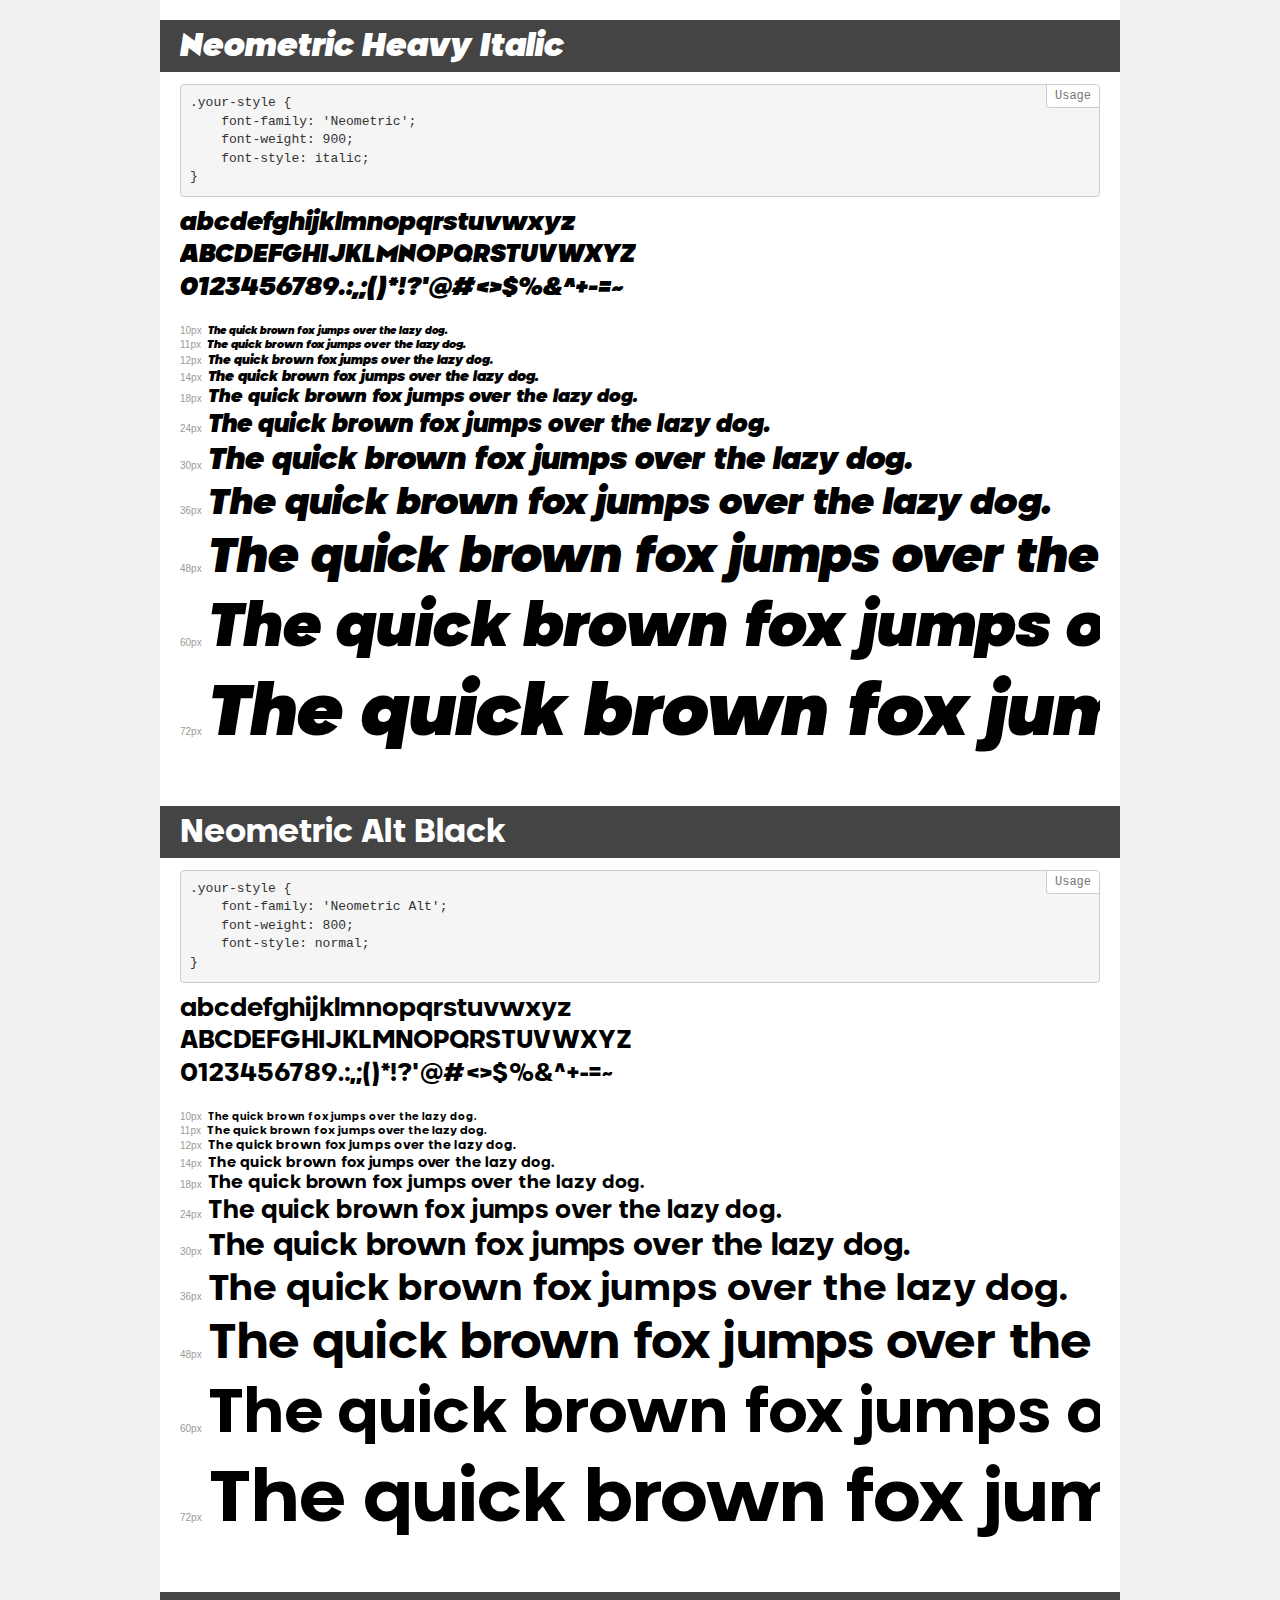
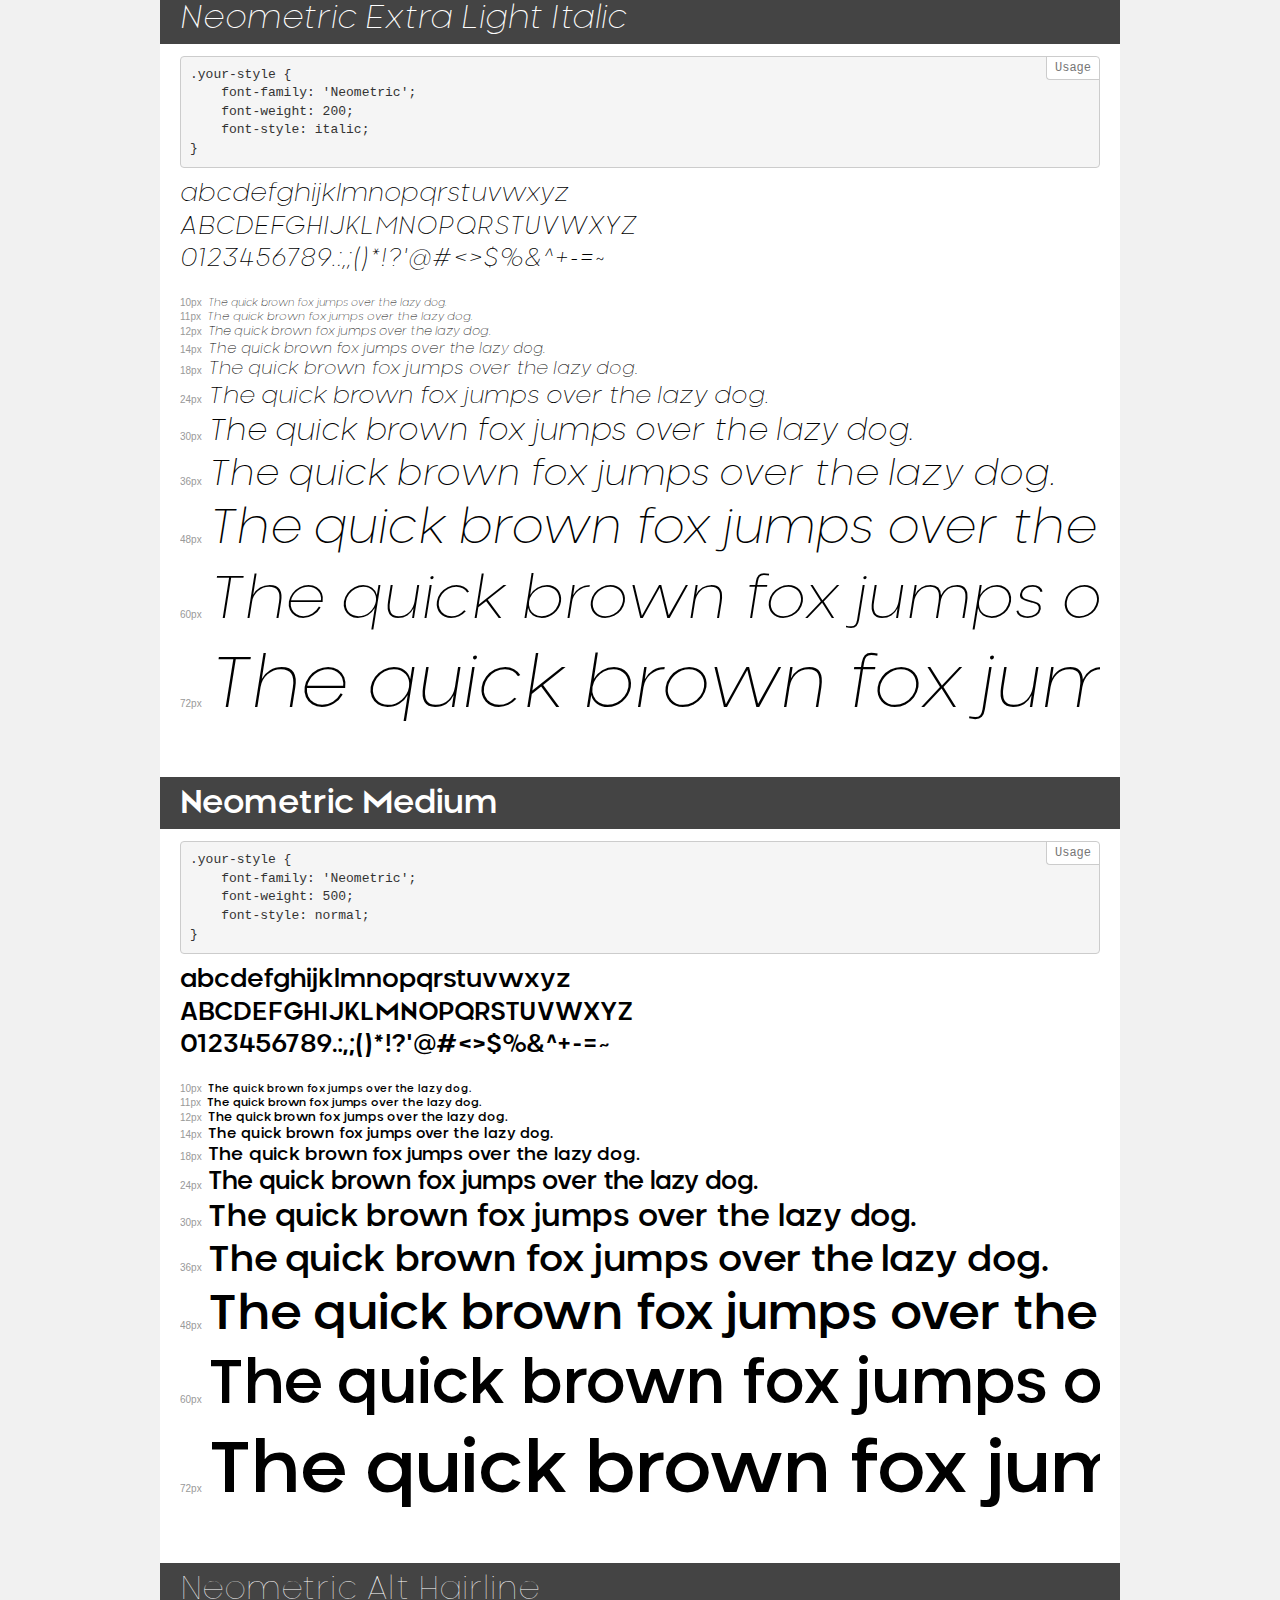
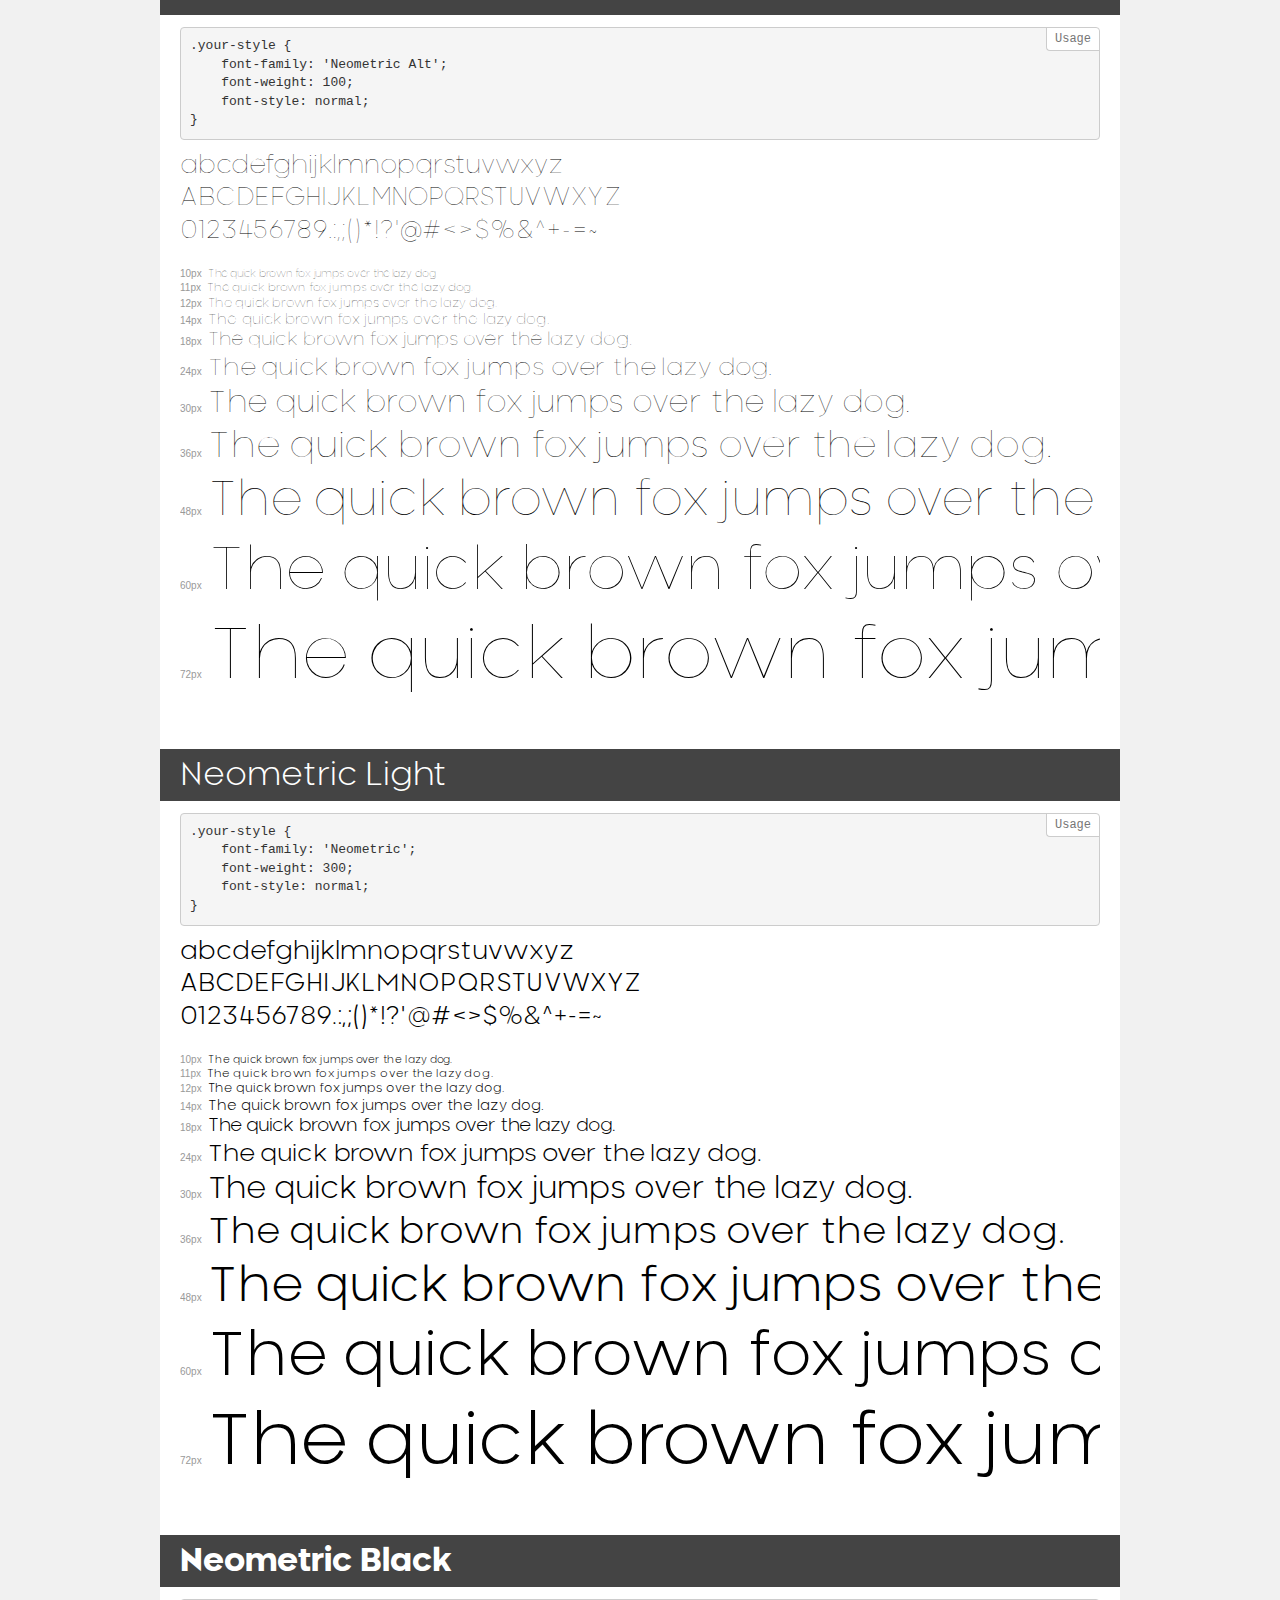
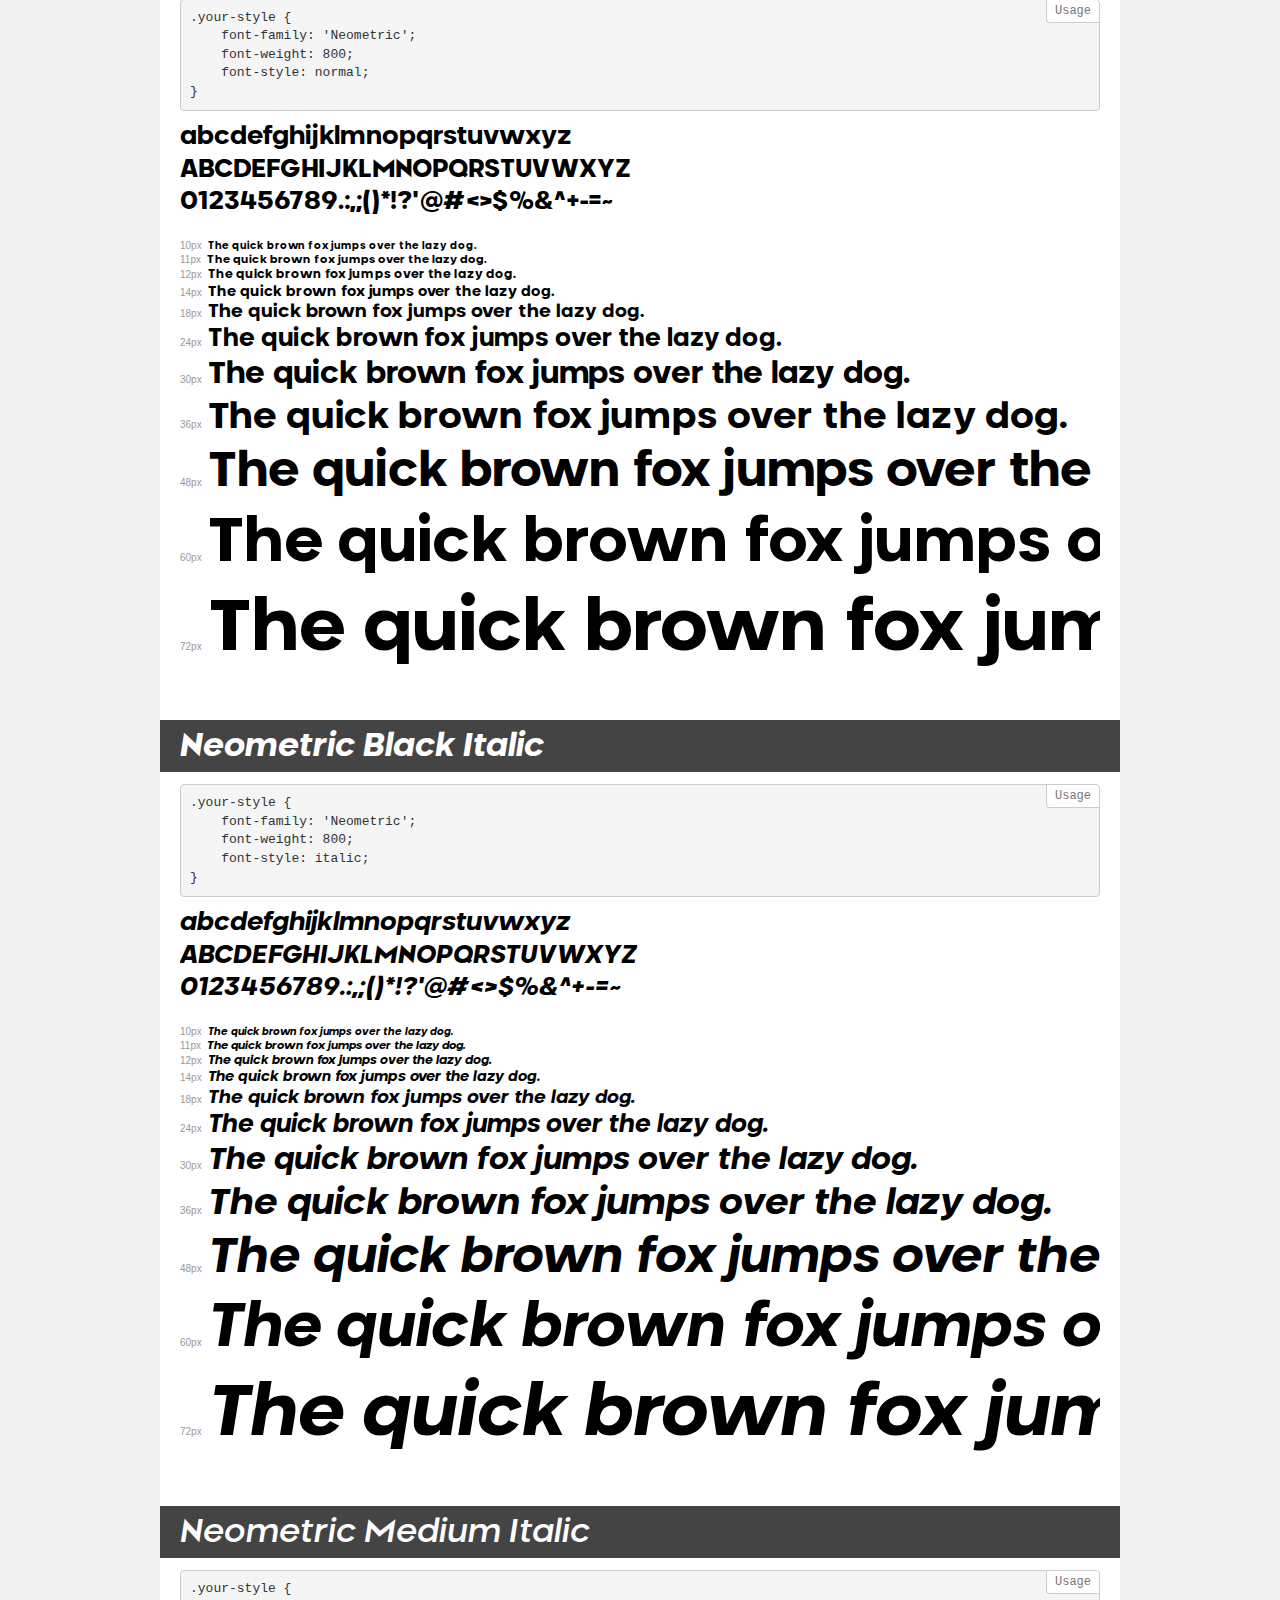
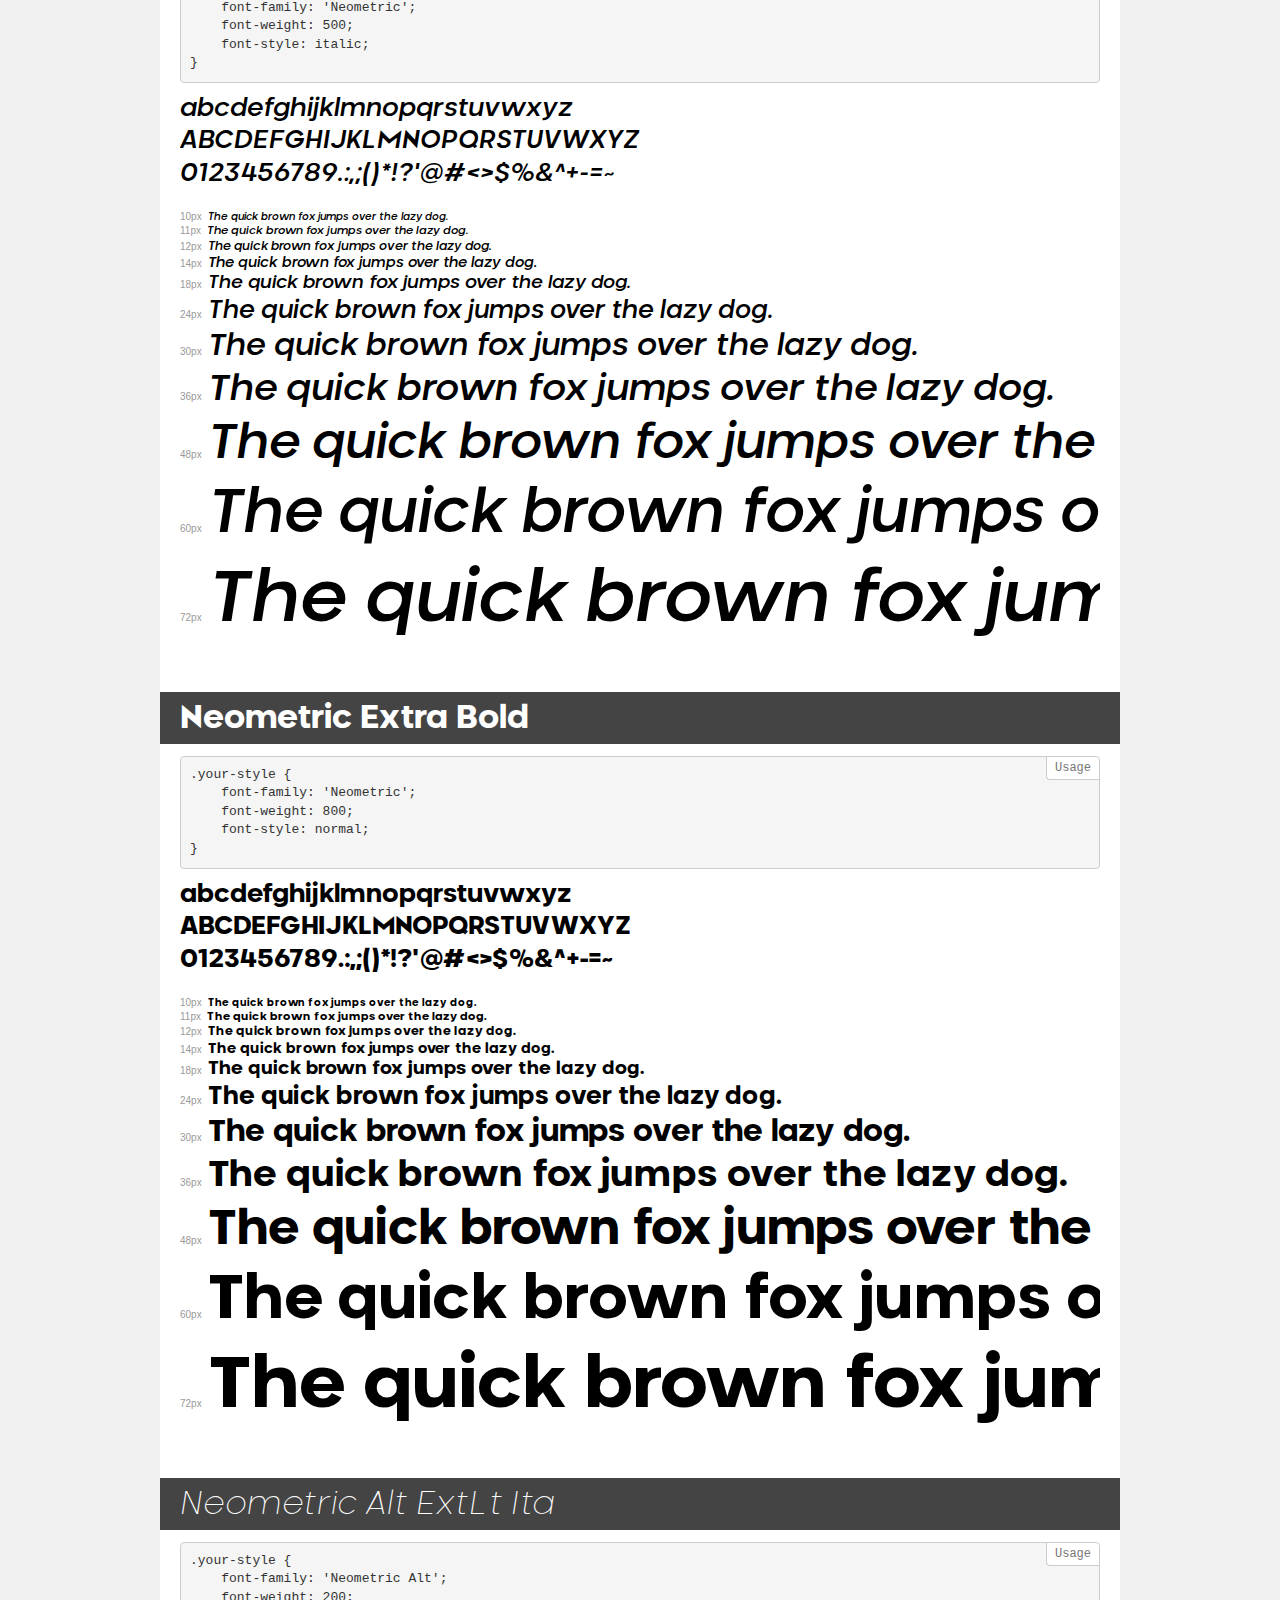
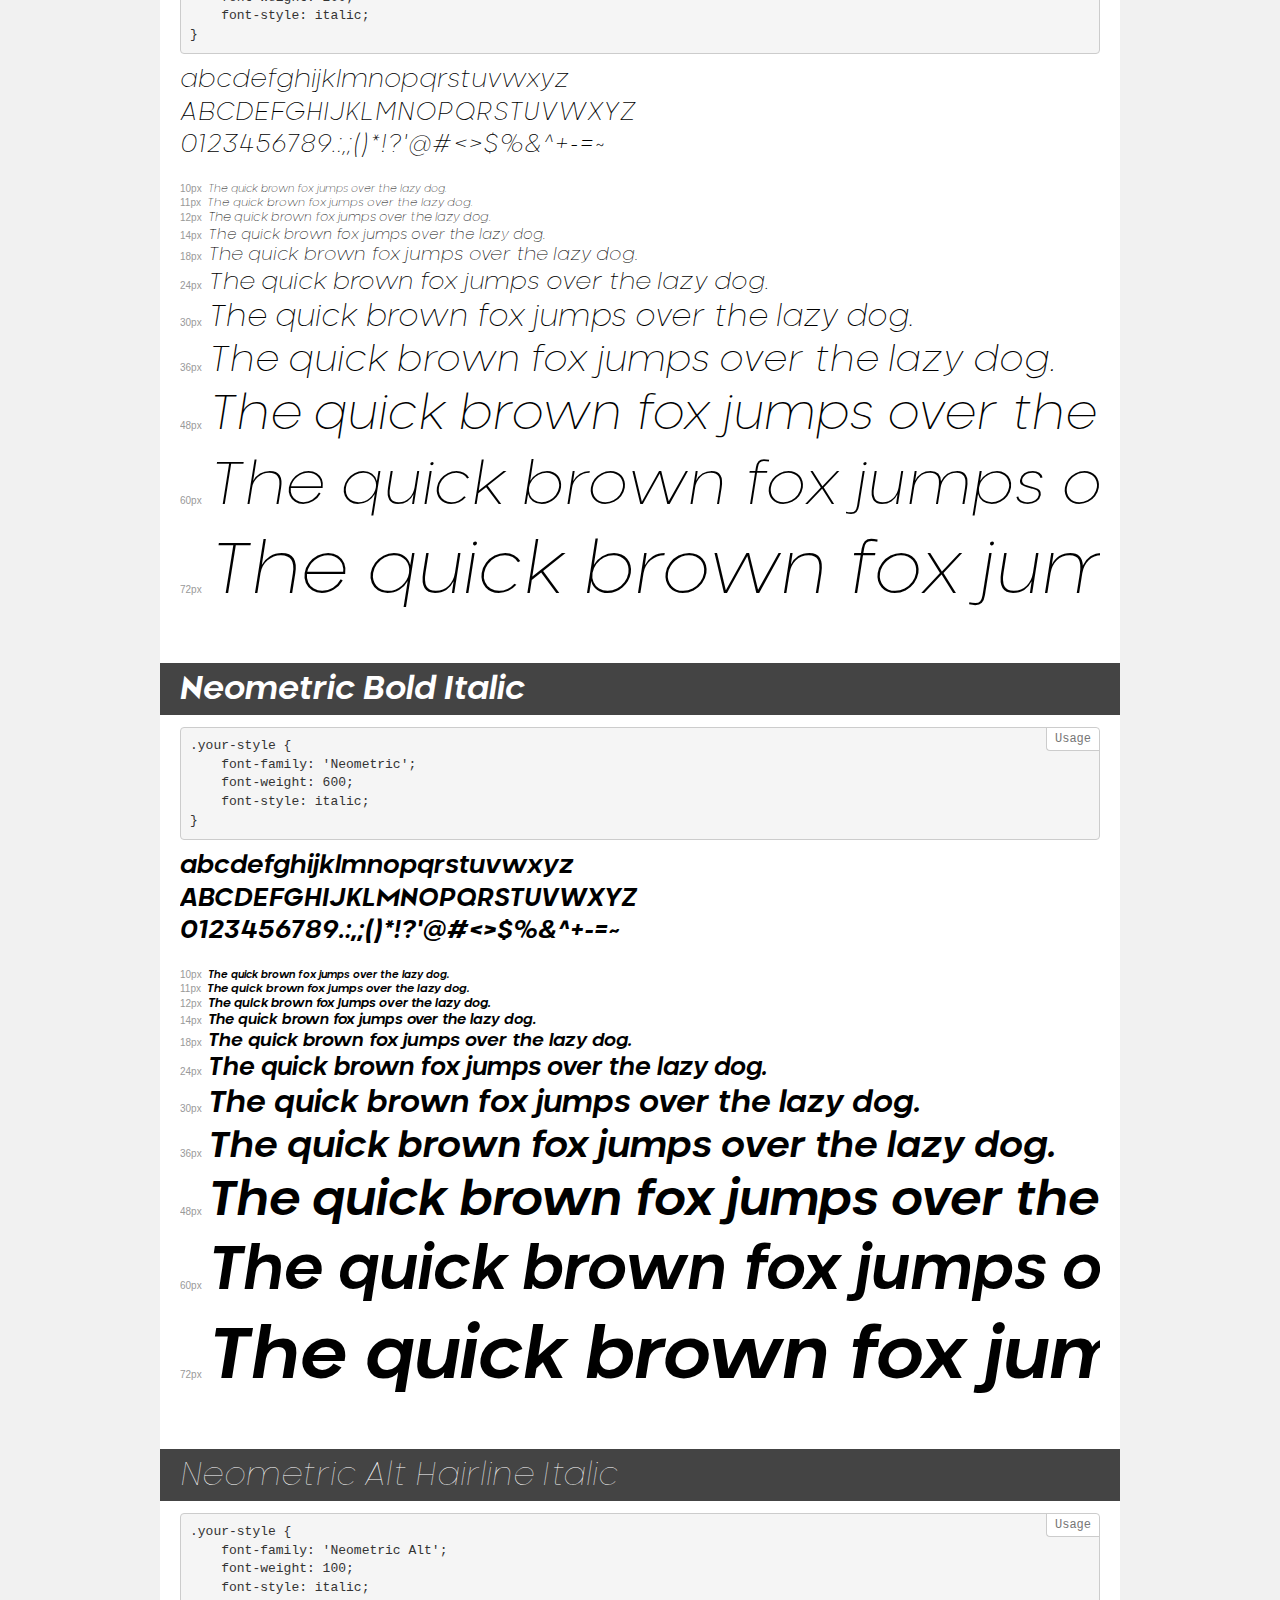
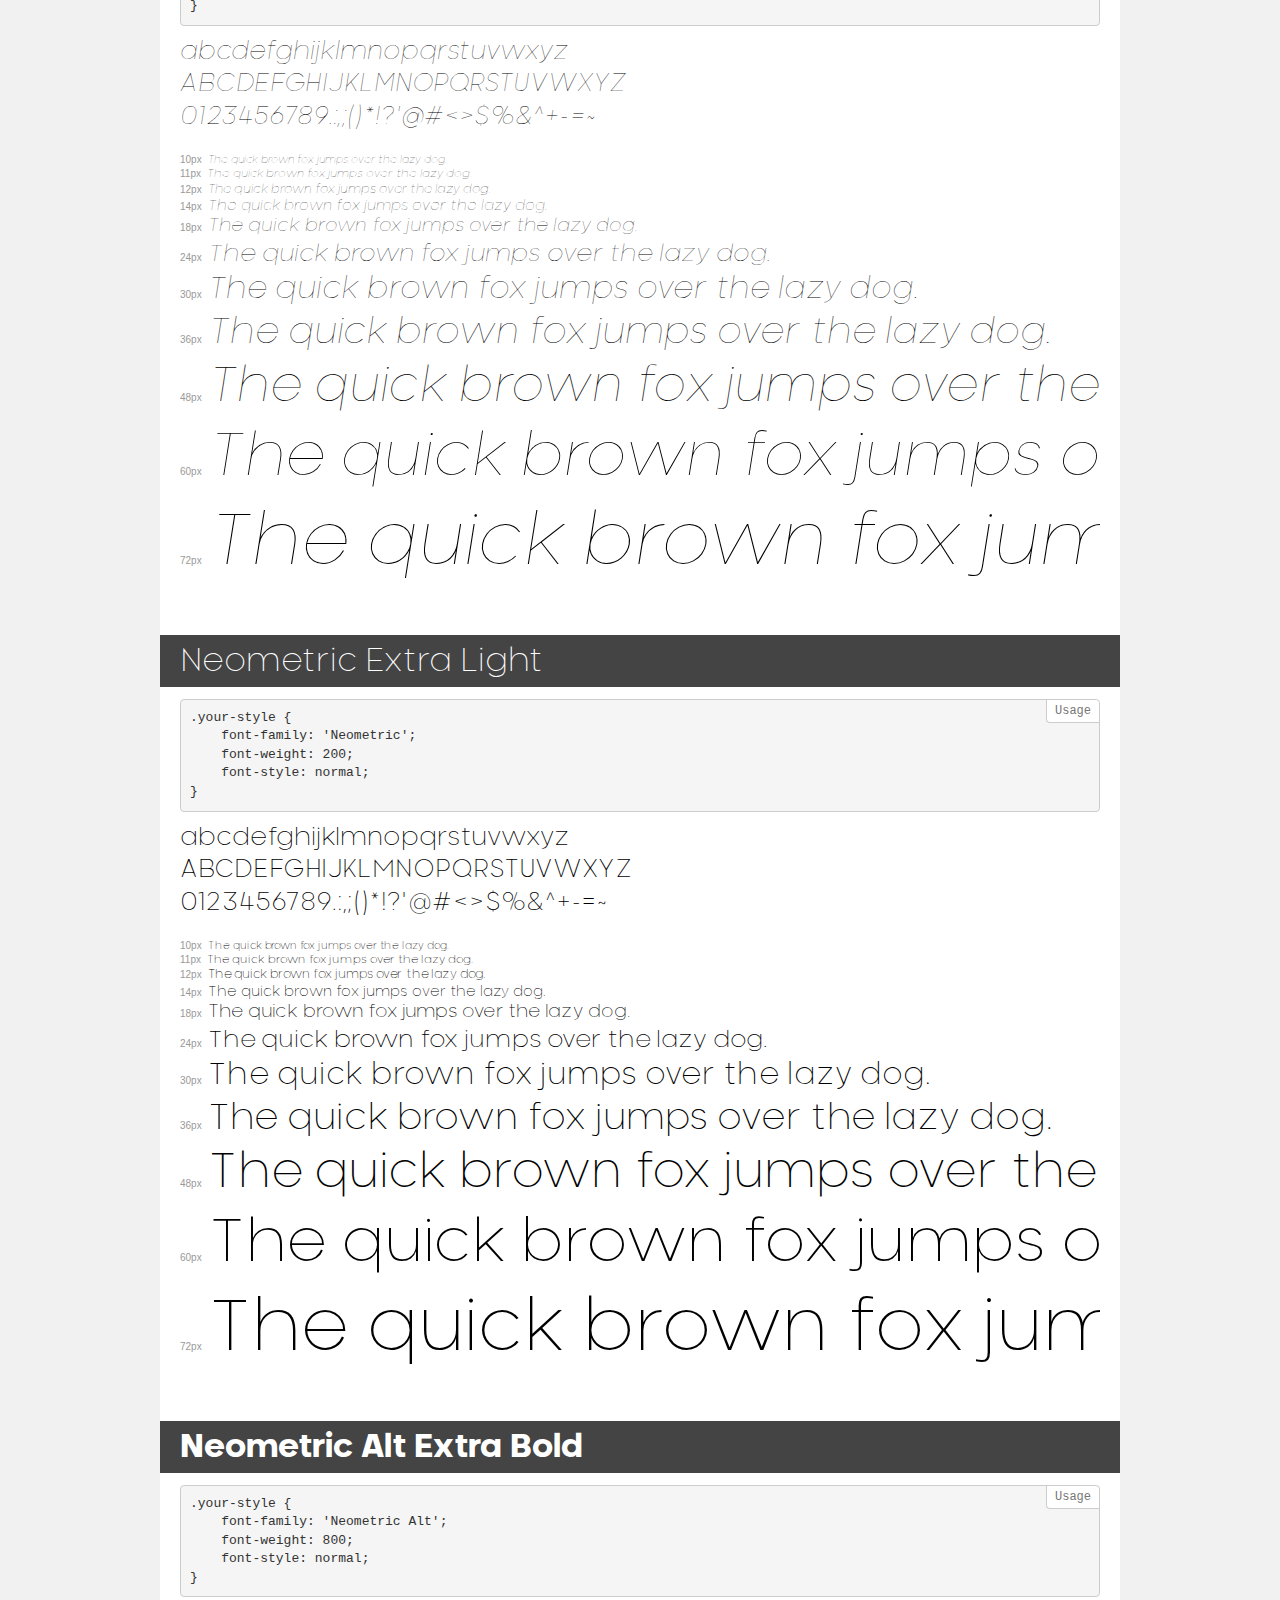
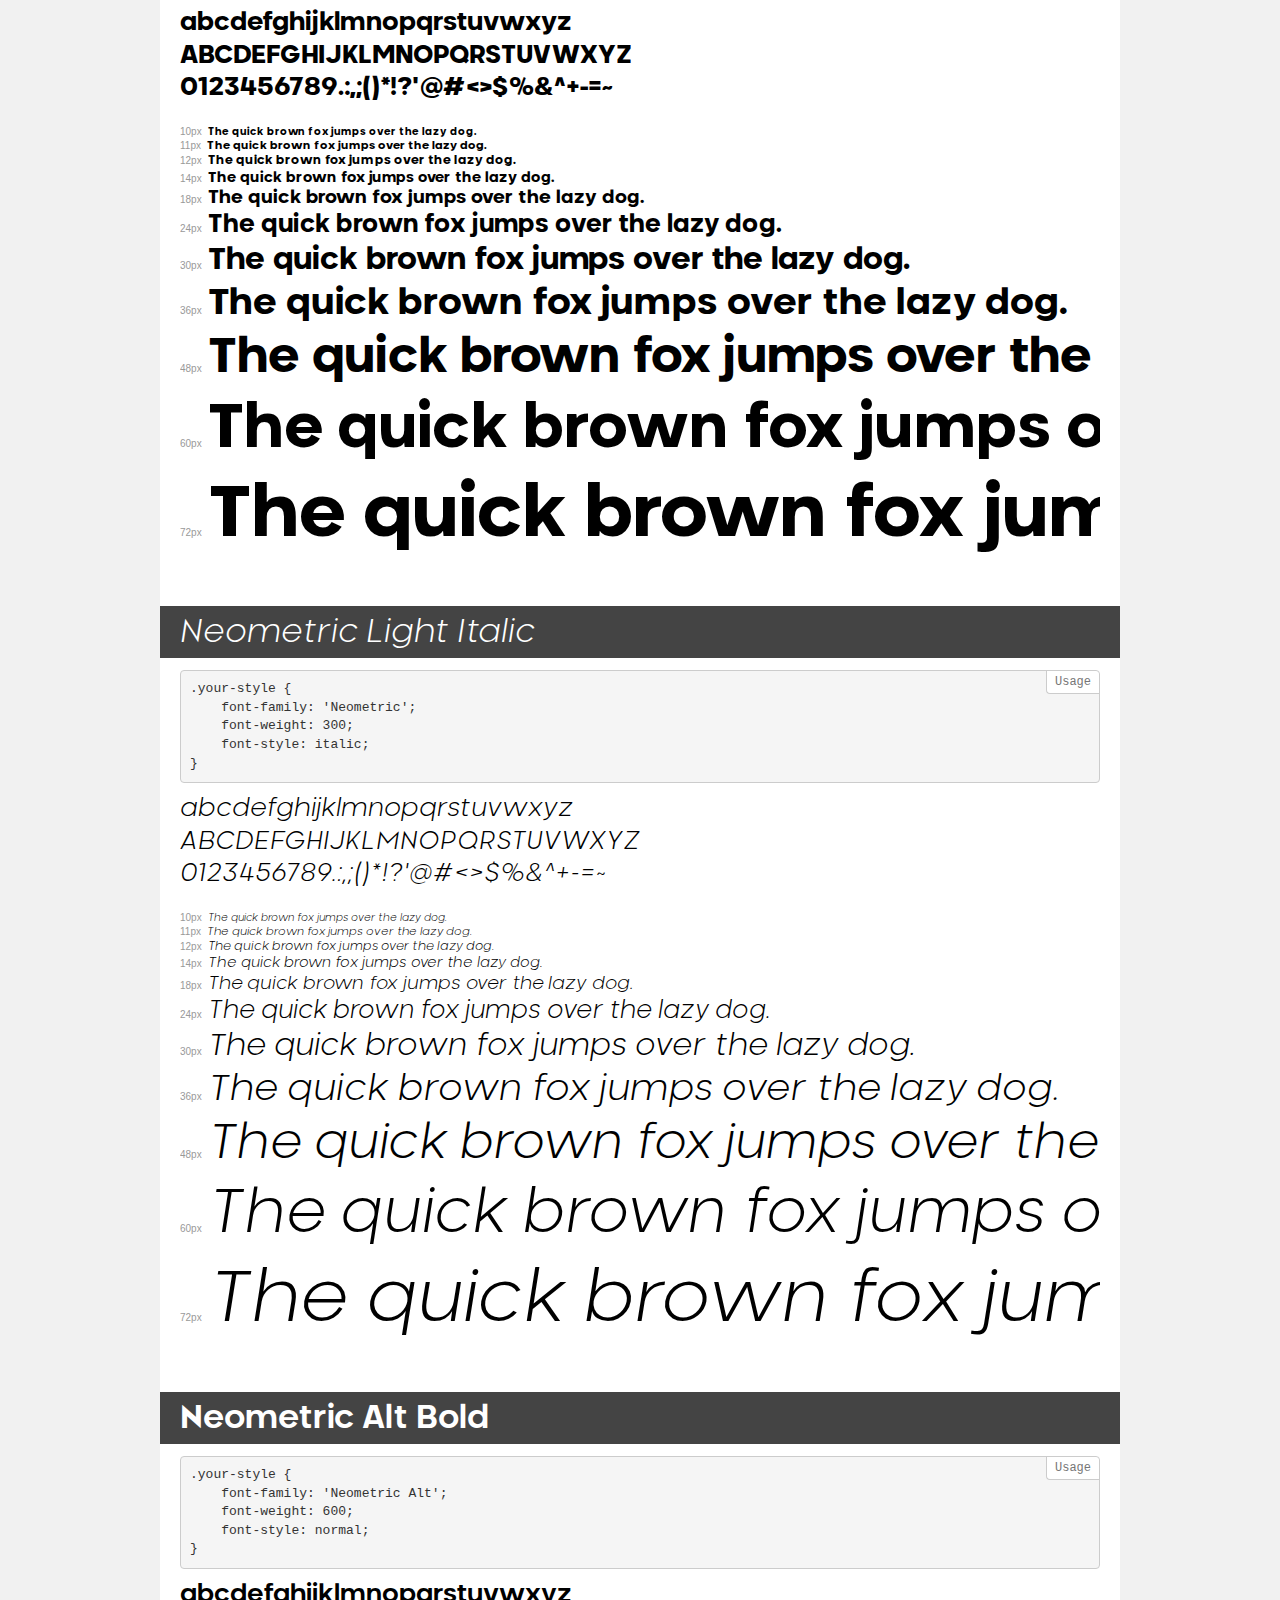
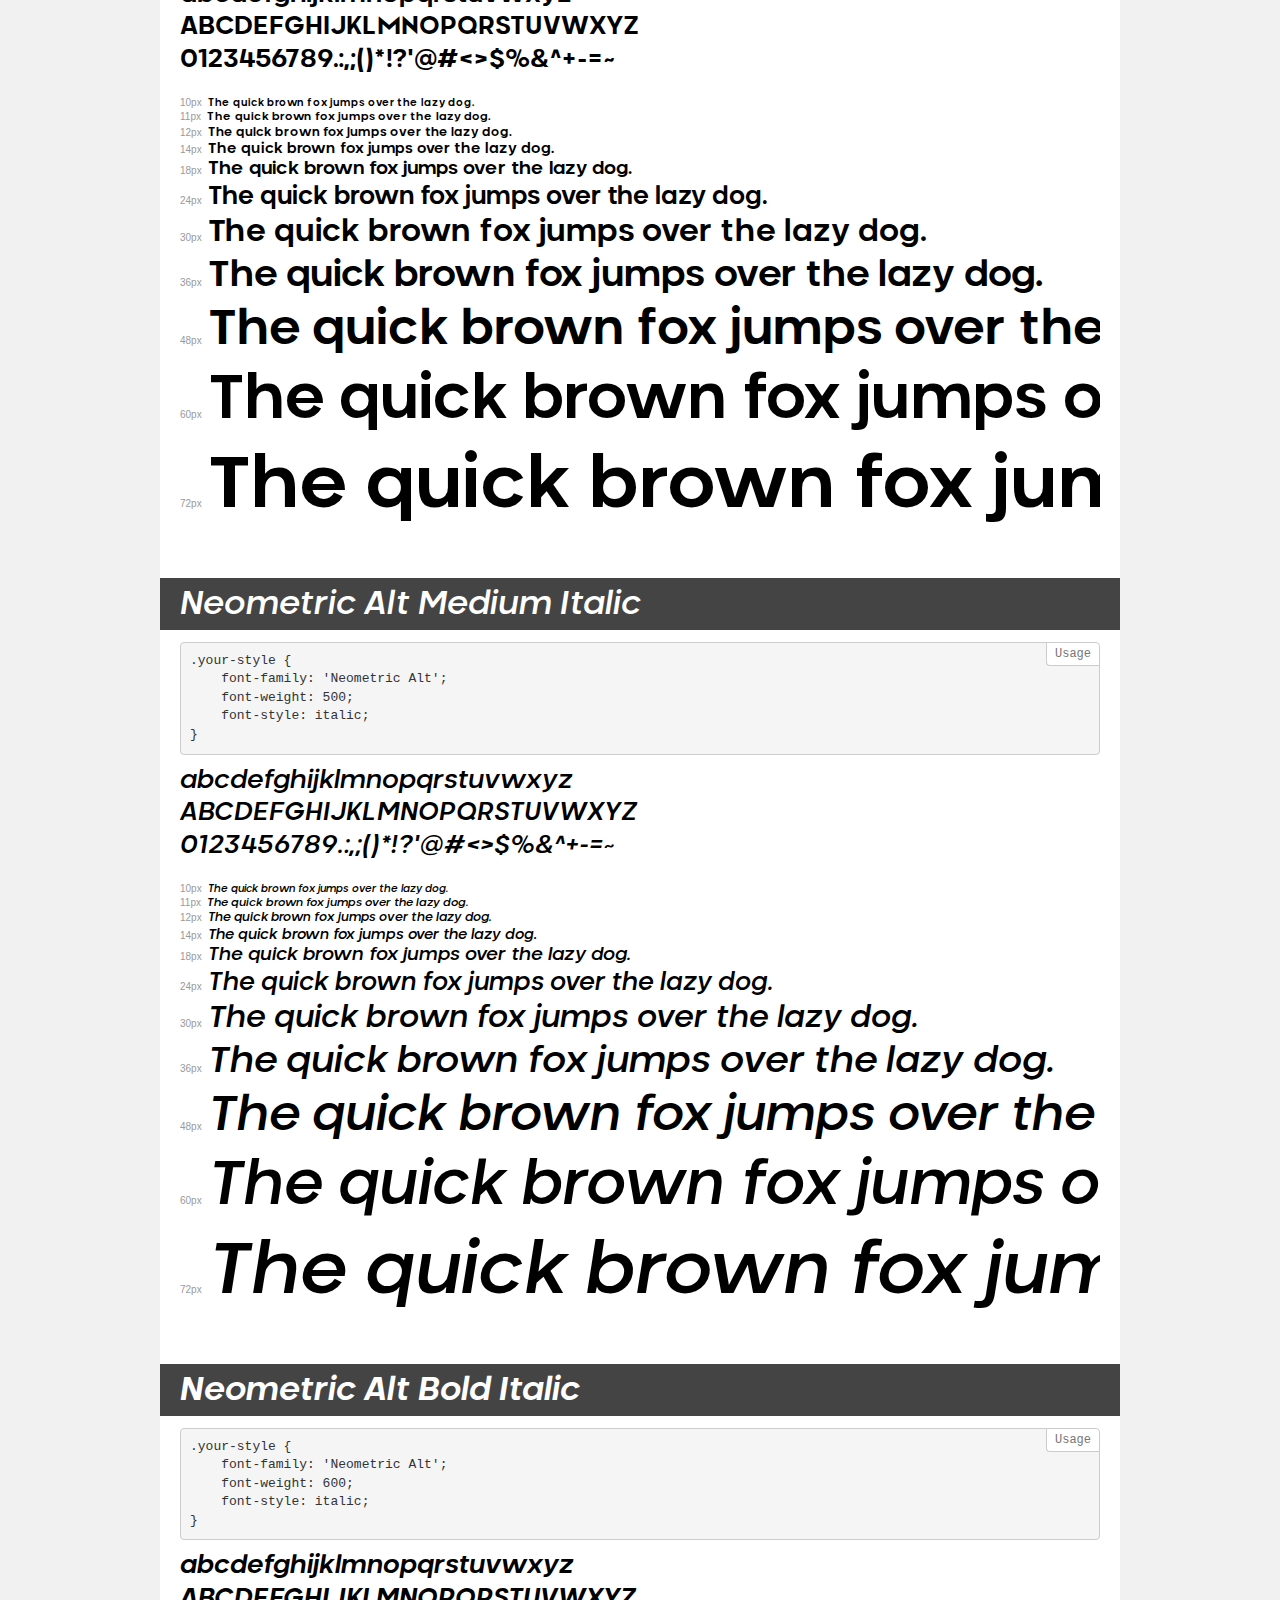
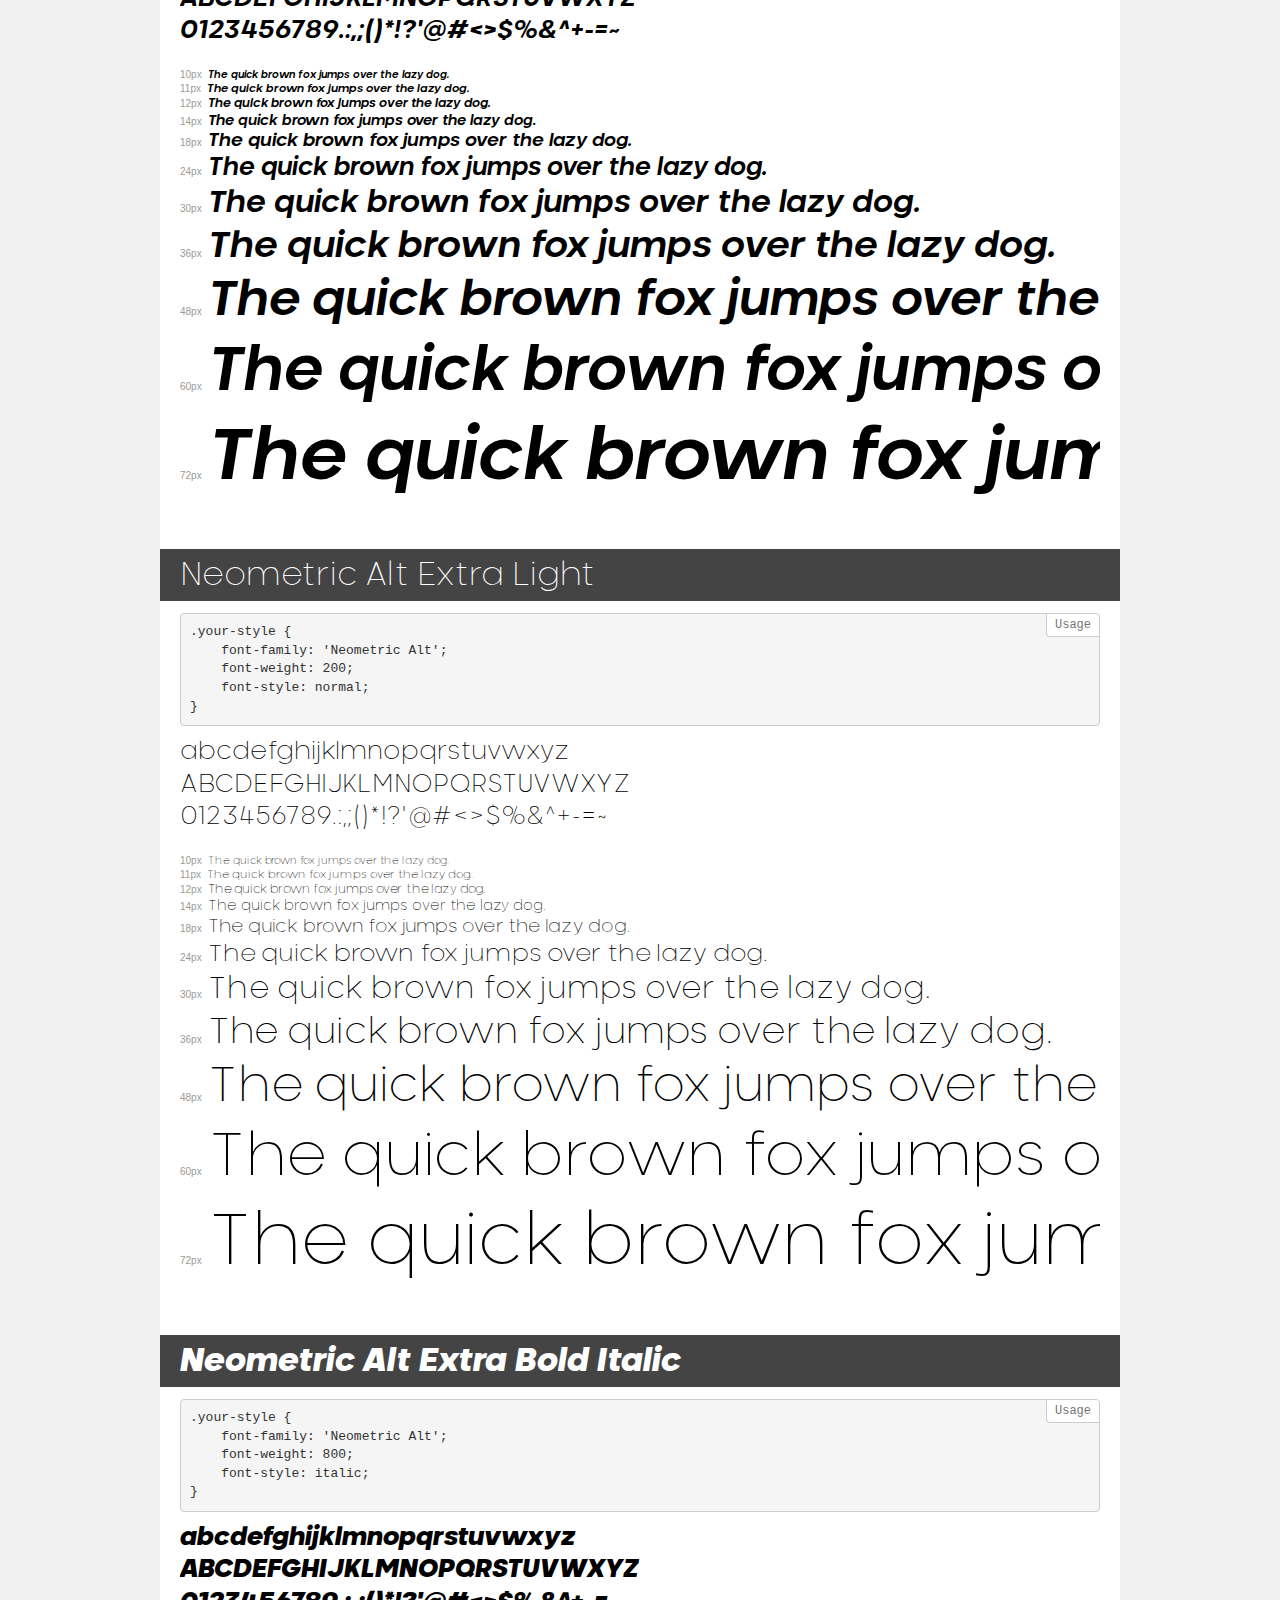
<file: assets/fonts/Neometric/demo.html>
<!DOCTYPE html>
<html>
<head>
    <meta charset="utf-8">
    <meta http-equiv="X-UA-Compatible" content="IE=edge">
    <meta name="viewport" content="width=device-width, initial-scale=1">
    <meta name="robots" content="noindex, noarchive">
    <meta name="format-detection" content="telephone=no">
    <title>Transfonter demo</title>
    <link href="stylesheet.css" rel="stylesheet">
    <style>
        /*
        http://meyerweb.com/eric/tools/css/reset/
        v2.0 | 20110126
        License: none (public domain)
        */
        html, body, div, span, applet, object, iframe,
        h1, h2, h3, h4, h5, h6, p, blockquote, pre,
        a, abbr, acronym, address, big, cite, code,
        del, dfn, em, img, ins, kbd, q, s, samp,
        small, strike, strong, sub, sup, tt, var,
        b, u, i, center,
        dl, dt, dd, ol, ul, li,
        fieldset, form, label, legend,
        table, caption, tbody, tfoot, thead, tr, th, td,
        article, aside, canvas, details, embed,
        figure, figcaption, footer, header, hgroup,
        menu, nav, output, ruby, section, summary,
        time, mark, audio, video {
            margin: 0;
            padding: 0;
            border: 0;
            font-size: 100%;
            font: inherit;
            vertical-align: baseline;
        }
        /* HTML5 display-role reset for older browsers */
        article, aside, details, figcaption, figure,
        footer, header, hgroup, menu, nav, section {
            display: block;
        }
        body {
            line-height: 1;
        }
        ol, ul {
            list-style: none;
        }
        blockquote, q {
            quotes: none;
        }
        blockquote:before, blockquote:after,
        q:before, q:after {
            content: '';
            content: none;
        }
        table {
            border-collapse: collapse;
            border-spacing: 0;
        }
        /* common styles */
        body {
            background: #f1f1f1;
            color: #000;
        }
        .page {
            background: #fff;
            width: 920px;
            margin: 0 auto;
            padding: 20px 20px 0 20px;
            overflow: hidden;
        }
        .font-container {
            overflow-x: auto;
            overflow-y: hidden;
            margin-bottom: 40px;
            line-height: 1.3;
            white-space: nowrap;
            padding-bottom: 5px;
        }
        h1 {
            position: relative;
            background: #444;
            font-size: 32px;
            color: #fff;
            padding: 10px 20px;
            margin: 0 -20px 12px -20px;
        }
        .letters {
            font-size: 25px;
            margin-bottom: 20px;
        }
        .s10:before {
            content: '10px';
        }
        .s11:before {
            content: '11px';
        }
        .s12:before {
            content: '12px';
        }
        .s14:before {
            content: '14px';
        }
        .s18:before {
            content: '18px';
        }
        .s24:before {
            content: '24px';
        }
        .s30:before {
            content: '30px';
        }
        .s36:before {
            content: '36px';
        }
        .s48:before {
            content: '48px';
        }
        .s60:before {
            content: '60px';
        }
        .s72:before {
            content: '72px';
        }
        .s10:before, .s11:before, .s12:before, .s14:before,
        .s18:before, .s24:before, .s30:before, .s36:before,
        .s48:before, .s60:before, .s72:before {
            font-family: Arial, sans-serif;
            font-size: 10px;
            font-weight: normal;
            font-style: normal;
            color: #999;
            padding-right: 6px;
        }
        pre {
            display: block;
            position: relative;
            padding: 9px;
            margin: 0 0 10px;
            font-family: Monaco, Menlo, Consolas, "Courier New", monospace !important;
            font-size: 13px;
            line-height: 1.428571429;
            color: #333;
            font-weight: normal !important;
            font-style: normal !important;
            background-color: #f5f5f5;
            border: 1px solid #ccc;
            overflow-x: auto;
            border-radius: 4px;
        }
        pre:after {
            display: block;
            position: absolute;
            right: 0;
            top: 0;
            content: 'Usage';
            line-height: 1;
            padding: 5px 8px;
            font-size: 12px;
            color: #767676;
            background-color: #fff;
            border: 1px solid #ccc;
            border-right: none;
            border-top: none;
            border-radius: 0 4px 0 4px;
            z-index: 10;
        }
        /* responsive */
        @media (max-width: 959px) {
            .page {
                width: auto;
                margin: 0;
            }
        }
    </style>
</head>
<body>
<div class="page">
    <div class="demo" style="font-family: 'Neometric'; font-weight: 900; font-style: italic;">
        <h1>Neometric Heavy Italic</h1>
        <pre>.your-style {
    font-family: 'Neometric';
    font-weight: 900;
    font-style: italic;
}</pre>
        <div class="font-container">
            <p class="letters">
                abcdefghijklmnopqrstuvwxyz<br>
ABCDEFGHIJKLMNOPQRSTUVWXYZ<br>
                0123456789.:,;()*!?'@#<>$%&^+-=~
            </p>
            <p class="s10" style="font-size: 10px;">The quick brown fox jumps over the lazy dog.</p>
            <p class="s11" style="font-size: 11px;">The quick brown fox jumps over the lazy dog.</p>
            <p class="s12" style="font-size: 12px;">The quick brown fox jumps over the lazy dog.</p>
            <p class="s14" style="font-size: 14px;">The quick brown fox jumps over the lazy dog.</p>
            <p class="s18" style="font-size: 18px;">The quick brown fox jumps over the lazy dog.</p>
            <p class="s24" style="font-size: 24px;">The quick brown fox jumps over the lazy dog.</p>
            <p class="s30" style="font-size: 30px;">The quick brown fox jumps over the lazy dog.</p>
            <p class="s36" style="font-size: 36px;">The quick brown fox jumps over the lazy dog.</p>
            <p class="s48" style="font-size: 48px;">The quick brown fox jumps over the lazy dog.</p>
            <p class="s60" style="font-size: 60px;">The quick brown fox jumps over the lazy dog.</p>
            <p class="s72" style="font-size: 72px;">The quick brown fox jumps over the lazy dog.</p>
        </div>
    </div>
    <div class="demo" style="font-family: 'Neometric Alt'; font-weight: 800; font-style: normal;">
        <h1>Neometric Alt Black</h1>
        <pre>.your-style {
    font-family: 'Neometric Alt';
    font-weight: 800;
    font-style: normal;
}</pre>
        <div class="font-container">
            <p class="letters">
                abcdefghijklmnopqrstuvwxyz<br>
ABCDEFGHIJKLMNOPQRSTUVWXYZ<br>
                0123456789.:,;()*!?'@#<>$%&^+-=~
            </p>
            <p class="s10" style="font-size: 10px;">The quick brown fox jumps over the lazy dog.</p>
            <p class="s11" style="font-size: 11px;">The quick brown fox jumps over the lazy dog.</p>
            <p class="s12" style="font-size: 12px;">The quick brown fox jumps over the lazy dog.</p>
            <p class="s14" style="font-size: 14px;">The quick brown fox jumps over the lazy dog.</p>
            <p class="s18" style="font-size: 18px;">The quick brown fox jumps over the lazy dog.</p>
            <p class="s24" style="font-size: 24px;">The quick brown fox jumps over the lazy dog.</p>
            <p class="s30" style="font-size: 30px;">The quick brown fox jumps over the lazy dog.</p>
            <p class="s36" style="font-size: 36px;">The quick brown fox jumps over the lazy dog.</p>
            <p class="s48" style="font-size: 48px;">The quick brown fox jumps over the lazy dog.</p>
            <p class="s60" style="font-size: 60px;">The quick brown fox jumps over the lazy dog.</p>
            <p class="s72" style="font-size: 72px;">The quick brown fox jumps over the lazy dog.</p>
        </div>
    </div>
    <div class="demo" style="font-family: 'Neometric'; font-weight: 200; font-style: italic;">
        <h1>Neometric Extra Light Italic</h1>
        <pre>.your-style {
    font-family: 'Neometric';
    font-weight: 200;
    font-style: italic;
}</pre>
        <div class="font-container">
            <p class="letters">
                abcdefghijklmnopqrstuvwxyz<br>
ABCDEFGHIJKLMNOPQRSTUVWXYZ<br>
                0123456789.:,;()*!?'@#<>$%&^+-=~
            </p>
            <p class="s10" style="font-size: 10px;">The quick brown fox jumps over the lazy dog.</p>
            <p class="s11" style="font-size: 11px;">The quick brown fox jumps over the lazy dog.</p>
            <p class="s12" style="font-size: 12px;">The quick brown fox jumps over the lazy dog.</p>
            <p class="s14" style="font-size: 14px;">The quick brown fox jumps over the lazy dog.</p>
            <p class="s18" style="font-size: 18px;">The quick brown fox jumps over the lazy dog.</p>
            <p class="s24" style="font-size: 24px;">The quick brown fox jumps over the lazy dog.</p>
            <p class="s30" style="font-size: 30px;">The quick brown fox jumps over the lazy dog.</p>
            <p class="s36" style="font-size: 36px;">The quick brown fox jumps over the lazy dog.</p>
            <p class="s48" style="font-size: 48px;">The quick brown fox jumps over the lazy dog.</p>
            <p class="s60" style="font-size: 60px;">The quick brown fox jumps over the lazy dog.</p>
            <p class="s72" style="font-size: 72px;">The quick brown fox jumps over the lazy dog.</p>
        </div>
    </div>
    <div class="demo" style="font-family: 'Neometric'; font-weight: 500; font-style: normal;">
        <h1>Neometric Medium</h1>
        <pre>.your-style {
    font-family: 'Neometric';
    font-weight: 500;
    font-style: normal;
}</pre>
        <div class="font-container">
            <p class="letters">
                abcdefghijklmnopqrstuvwxyz<br>
ABCDEFGHIJKLMNOPQRSTUVWXYZ<br>
                0123456789.:,;()*!?'@#<>$%&^+-=~
            </p>
            <p class="s10" style="font-size: 10px;">The quick brown fox jumps over the lazy dog.</p>
            <p class="s11" style="font-size: 11px;">The quick brown fox jumps over the lazy dog.</p>
            <p class="s12" style="font-size: 12px;">The quick brown fox jumps over the lazy dog.</p>
            <p class="s14" style="font-size: 14px;">The quick brown fox jumps over the lazy dog.</p>
            <p class="s18" style="font-size: 18px;">The quick brown fox jumps over the lazy dog.</p>
            <p class="s24" style="font-size: 24px;">The quick brown fox jumps over the lazy dog.</p>
            <p class="s30" style="font-size: 30px;">The quick brown fox jumps over the lazy dog.</p>
            <p class="s36" style="font-size: 36px;">The quick brown fox jumps over the lazy dog.</p>
            <p class="s48" style="font-size: 48px;">The quick brown fox jumps over the lazy dog.</p>
            <p class="s60" style="font-size: 60px;">The quick brown fox jumps over the lazy dog.</p>
            <p class="s72" style="font-size: 72px;">The quick brown fox jumps over the lazy dog.</p>
        </div>
    </div>
    <div class="demo" style="font-family: 'Neometric Alt'; font-weight: 100; font-style: normal;">
        <h1>Neometric Alt Hairline</h1>
        <pre>.your-style {
    font-family: 'Neometric Alt';
    font-weight: 100;
    font-style: normal;
}</pre>
        <div class="font-container">
            <p class="letters">
                abcdefghijklmnopqrstuvwxyz<br>
ABCDEFGHIJKLMNOPQRSTUVWXYZ<br>
                0123456789.:,;()*!?'@#<>$%&^+-=~
            </p>
            <p class="s10" style="font-size: 10px;">The quick brown fox jumps over the lazy dog.</p>
            <p class="s11" style="font-size: 11px;">The quick brown fox jumps over the lazy dog.</p>
            <p class="s12" style="font-size: 12px;">The quick brown fox jumps over the lazy dog.</p>
            <p class="s14" style="font-size: 14px;">The quick brown fox jumps over the lazy dog.</p>
            <p class="s18" style="font-size: 18px;">The quick brown fox jumps over the lazy dog.</p>
            <p class="s24" style="font-size: 24px;">The quick brown fox jumps over the lazy dog.</p>
            <p class="s30" style="font-size: 30px;">The quick brown fox jumps over the lazy dog.</p>
            <p class="s36" style="font-size: 36px;">The quick brown fox jumps over the lazy dog.</p>
            <p class="s48" style="font-size: 48px;">The quick brown fox jumps over the lazy dog.</p>
            <p class="s60" style="font-size: 60px;">The quick brown fox jumps over the lazy dog.</p>
            <p class="s72" style="font-size: 72px;">The quick brown fox jumps over the lazy dog.</p>
        </div>
    </div>
    <div class="demo" style="font-family: 'Neometric'; font-weight: 300; font-style: normal;">
        <h1>Neometric Light</h1>
        <pre>.your-style {
    font-family: 'Neometric';
    font-weight: 300;
    font-style: normal;
}</pre>
        <div class="font-container">
            <p class="letters">
                abcdefghijklmnopqrstuvwxyz<br>
ABCDEFGHIJKLMNOPQRSTUVWXYZ<br>
                0123456789.:,;()*!?'@#<>$%&^+-=~
            </p>
            <p class="s10" style="font-size: 10px;">The quick brown fox jumps over the lazy dog.</p>
            <p class="s11" style="font-size: 11px;">The quick brown fox jumps over the lazy dog.</p>
            <p class="s12" style="font-size: 12px;">The quick brown fox jumps over the lazy dog.</p>
            <p class="s14" style="font-size: 14px;">The quick brown fox jumps over the lazy dog.</p>
            <p class="s18" style="font-size: 18px;">The quick brown fox jumps over the lazy dog.</p>
            <p class="s24" style="font-size: 24px;">The quick brown fox jumps over the lazy dog.</p>
            <p class="s30" style="font-size: 30px;">The quick brown fox jumps over the lazy dog.</p>
            <p class="s36" style="font-size: 36px;">The quick brown fox jumps over the lazy dog.</p>
            <p class="s48" style="font-size: 48px;">The quick brown fox jumps over the lazy dog.</p>
            <p class="s60" style="font-size: 60px;">The quick brown fox jumps over the lazy dog.</p>
            <p class="s72" style="font-size: 72px;">The quick brown fox jumps over the lazy dog.</p>
        </div>
    </div>
    <div class="demo" style="font-family: 'Neometric'; font-weight: 800; font-style: normal;">
        <h1>Neometric Black</h1>
        <pre>.your-style {
    font-family: 'Neometric';
    font-weight: 800;
    font-style: normal;
}</pre>
        <div class="font-container">
            <p class="letters">
                abcdefghijklmnopqrstuvwxyz<br>
ABCDEFGHIJKLMNOPQRSTUVWXYZ<br>
                0123456789.:,;()*!?'@#<>$%&^+-=~
            </p>
            <p class="s10" style="font-size: 10px;">The quick brown fox jumps over the lazy dog.</p>
            <p class="s11" style="font-size: 11px;">The quick brown fox jumps over the lazy dog.</p>
            <p class="s12" style="font-size: 12px;">The quick brown fox jumps over the lazy dog.</p>
            <p class="s14" style="font-size: 14px;">The quick brown fox jumps over the lazy dog.</p>
            <p class="s18" style="font-size: 18px;">The quick brown fox jumps over the lazy dog.</p>
            <p class="s24" style="font-size: 24px;">The quick brown fox jumps over the lazy dog.</p>
            <p class="s30" style="font-size: 30px;">The quick brown fox jumps over the lazy dog.</p>
            <p class="s36" style="font-size: 36px;">The quick brown fox jumps over the lazy dog.</p>
            <p class="s48" style="font-size: 48px;">The quick brown fox jumps over the lazy dog.</p>
            <p class="s60" style="font-size: 60px;">The quick brown fox jumps over the lazy dog.</p>
            <p class="s72" style="font-size: 72px;">The quick brown fox jumps over the lazy dog.</p>
        </div>
    </div>
    <div class="demo" style="font-family: 'Neometric'; font-weight: 800; font-style: italic;">
        <h1>Neometric Black Italic</h1>
        <pre>.your-style {
    font-family: 'Neometric';
    font-weight: 800;
    font-style: italic;
}</pre>
        <div class="font-container">
            <p class="letters">
                abcdefghijklmnopqrstuvwxyz<br>
ABCDEFGHIJKLMNOPQRSTUVWXYZ<br>
                0123456789.:,;()*!?'@#<>$%&^+-=~
            </p>
            <p class="s10" style="font-size: 10px;">The quick brown fox jumps over the lazy dog.</p>
            <p class="s11" style="font-size: 11px;">The quick brown fox jumps over the lazy dog.</p>
            <p class="s12" style="font-size: 12px;">The quick brown fox jumps over the lazy dog.</p>
            <p class="s14" style="font-size: 14px;">The quick brown fox jumps over the lazy dog.</p>
            <p class="s18" style="font-size: 18px;">The quick brown fox jumps over the lazy dog.</p>
            <p class="s24" style="font-size: 24px;">The quick brown fox jumps over the lazy dog.</p>
            <p class="s30" style="font-size: 30px;">The quick brown fox jumps over the lazy dog.</p>
            <p class="s36" style="font-size: 36px;">The quick brown fox jumps over the lazy dog.</p>
            <p class="s48" style="font-size: 48px;">The quick brown fox jumps over the lazy dog.</p>
            <p class="s60" style="font-size: 60px;">The quick brown fox jumps over the lazy dog.</p>
            <p class="s72" style="font-size: 72px;">The quick brown fox jumps over the lazy dog.</p>
        </div>
    </div>
    <div class="demo" style="font-family: 'Neometric'; font-weight: 500; font-style: italic;">
        <h1>Neometric Medium Italic</h1>
        <pre>.your-style {
    font-family: 'Neometric';
    font-weight: 500;
    font-style: italic;
}</pre>
        <div class="font-container">
            <p class="letters">
                abcdefghijklmnopqrstuvwxyz<br>
ABCDEFGHIJKLMNOPQRSTUVWXYZ<br>
                0123456789.:,;()*!?'@#<>$%&^+-=~
            </p>
            <p class="s10" style="font-size: 10px;">The quick brown fox jumps over the lazy dog.</p>
            <p class="s11" style="font-size: 11px;">The quick brown fox jumps over the lazy dog.</p>
            <p class="s12" style="font-size: 12px;">The quick brown fox jumps over the lazy dog.</p>
            <p class="s14" style="font-size: 14px;">The quick brown fox jumps over the lazy dog.</p>
            <p class="s18" style="font-size: 18px;">The quick brown fox jumps over the lazy dog.</p>
            <p class="s24" style="font-size: 24px;">The quick brown fox jumps over the lazy dog.</p>
            <p class="s30" style="font-size: 30px;">The quick brown fox jumps over the lazy dog.</p>
            <p class="s36" style="font-size: 36px;">The quick brown fox jumps over the lazy dog.</p>
            <p class="s48" style="font-size: 48px;">The quick brown fox jumps over the lazy dog.</p>
            <p class="s60" style="font-size: 60px;">The quick brown fox jumps over the lazy dog.</p>
            <p class="s72" style="font-size: 72px;">The quick brown fox jumps over the lazy dog.</p>
        </div>
    </div>
    <div class="demo" style="font-family: 'Neometric'; font-weight: 800; font-style: normal;">
        <h1>Neometric Extra Bold</h1>
        <pre>.your-style {
    font-family: 'Neometric';
    font-weight: 800;
    font-style: normal;
}</pre>
        <div class="font-container">
            <p class="letters">
                abcdefghijklmnopqrstuvwxyz<br>
ABCDEFGHIJKLMNOPQRSTUVWXYZ<br>
                0123456789.:,;()*!?'@#<>$%&^+-=~
            </p>
            <p class="s10" style="font-size: 10px;">The quick brown fox jumps over the lazy dog.</p>
            <p class="s11" style="font-size: 11px;">The quick brown fox jumps over the lazy dog.</p>
            <p class="s12" style="font-size: 12px;">The quick brown fox jumps over the lazy dog.</p>
            <p class="s14" style="font-size: 14px;">The quick brown fox jumps over the lazy dog.</p>
            <p class="s18" style="font-size: 18px;">The quick brown fox jumps over the lazy dog.</p>
            <p class="s24" style="font-size: 24px;">The quick brown fox jumps over the lazy dog.</p>
            <p class="s30" style="font-size: 30px;">The quick brown fox jumps over the lazy dog.</p>
            <p class="s36" style="font-size: 36px;">The quick brown fox jumps over the lazy dog.</p>
            <p class="s48" style="font-size: 48px;">The quick brown fox jumps over the lazy dog.</p>
            <p class="s60" style="font-size: 60px;">The quick brown fox jumps over the lazy dog.</p>
            <p class="s72" style="font-size: 72px;">The quick brown fox jumps over the lazy dog.</p>
        </div>
    </div>
    <div class="demo" style="font-family: 'Neometric Alt'; font-weight: 200; font-style: italic;">
        <h1>Neometric Alt ExtLt Ita</h1>
        <pre>.your-style {
    font-family: 'Neometric Alt';
    font-weight: 200;
    font-style: italic;
}</pre>
        <div class="font-container">
            <p class="letters">
                abcdefghijklmnopqrstuvwxyz<br>
ABCDEFGHIJKLMNOPQRSTUVWXYZ<br>
                0123456789.:,;()*!?'@#<>$%&^+-=~
            </p>
            <p class="s10" style="font-size: 10px;">The quick brown fox jumps over the lazy dog.</p>
            <p class="s11" style="font-size: 11px;">The quick brown fox jumps over the lazy dog.</p>
            <p class="s12" style="font-size: 12px;">The quick brown fox jumps over the lazy dog.</p>
            <p class="s14" style="font-size: 14px;">The quick brown fox jumps over the lazy dog.</p>
            <p class="s18" style="font-size: 18px;">The quick brown fox jumps over the lazy dog.</p>
            <p class="s24" style="font-size: 24px;">The quick brown fox jumps over the lazy dog.</p>
            <p class="s30" style="font-size: 30px;">The quick brown fox jumps over the lazy dog.</p>
            <p class="s36" style="font-size: 36px;">The quick brown fox jumps over the lazy dog.</p>
            <p class="s48" style="font-size: 48px;">The quick brown fox jumps over the lazy dog.</p>
            <p class="s60" style="font-size: 60px;">The quick brown fox jumps over the lazy dog.</p>
            <p class="s72" style="font-size: 72px;">The quick brown fox jumps over the lazy dog.</p>
        </div>
    </div>
    <div class="demo" style="font-family: 'Neometric'; font-weight: 600; font-style: italic;">
        <h1>Neometric Bold Italic</h1>
        <pre>.your-style {
    font-family: 'Neometric';
    font-weight: 600;
    font-style: italic;
}</pre>
        <div class="font-container">
            <p class="letters">
                abcdefghijklmnopqrstuvwxyz<br>
ABCDEFGHIJKLMNOPQRSTUVWXYZ<br>
                0123456789.:,;()*!?'@#<>$%&^+-=~
            </p>
            <p class="s10" style="font-size: 10px;">The quick brown fox jumps over the lazy dog.</p>
            <p class="s11" style="font-size: 11px;">The quick brown fox jumps over the lazy dog.</p>
            <p class="s12" style="font-size: 12px;">The quick brown fox jumps over the lazy dog.</p>
            <p class="s14" style="font-size: 14px;">The quick brown fox jumps over the lazy dog.</p>
            <p class="s18" style="font-size: 18px;">The quick brown fox jumps over the lazy dog.</p>
            <p class="s24" style="font-size: 24px;">The quick brown fox jumps over the lazy dog.</p>
            <p class="s30" style="font-size: 30px;">The quick brown fox jumps over the lazy dog.</p>
            <p class="s36" style="font-size: 36px;">The quick brown fox jumps over the lazy dog.</p>
            <p class="s48" style="font-size: 48px;">The quick brown fox jumps over the lazy dog.</p>
            <p class="s60" style="font-size: 60px;">The quick brown fox jumps over the lazy dog.</p>
            <p class="s72" style="font-size: 72px;">The quick brown fox jumps over the lazy dog.</p>
        </div>
    </div>
    <div class="demo" style="font-family: 'Neometric Alt'; font-weight: 100; font-style: italic;">
        <h1>Neometric Alt Hairline Italic</h1>
        <pre>.your-style {
    font-family: 'Neometric Alt';
    font-weight: 100;
    font-style: italic;
}</pre>
        <div class="font-container">
            <p class="letters">
                abcdefghijklmnopqrstuvwxyz<br>
ABCDEFGHIJKLMNOPQRSTUVWXYZ<br>
                0123456789.:,;()*!?'@#<>$%&^+-=~
            </p>
            <p class="s10" style="font-size: 10px;">The quick brown fox jumps over the lazy dog.</p>
            <p class="s11" style="font-size: 11px;">The quick brown fox jumps over the lazy dog.</p>
            <p class="s12" style="font-size: 12px;">The quick brown fox jumps over the lazy dog.</p>
            <p class="s14" style="font-size: 14px;">The quick brown fox jumps over the lazy dog.</p>
            <p class="s18" style="font-size: 18px;">The quick brown fox jumps over the lazy dog.</p>
            <p class="s24" style="font-size: 24px;">The quick brown fox jumps over the lazy dog.</p>
            <p class="s30" style="font-size: 30px;">The quick brown fox jumps over the lazy dog.</p>
            <p class="s36" style="font-size: 36px;">The quick brown fox jumps over the lazy dog.</p>
            <p class="s48" style="font-size: 48px;">The quick brown fox jumps over the lazy dog.</p>
            <p class="s60" style="font-size: 60px;">The quick brown fox jumps over the lazy dog.</p>
            <p class="s72" style="font-size: 72px;">The quick brown fox jumps over the lazy dog.</p>
        </div>
    </div>
    <div class="demo" style="font-family: 'Neometric'; font-weight: 200; font-style: normal;">
        <h1>Neometric Extra Light</h1>
        <pre>.your-style {
    font-family: 'Neometric';
    font-weight: 200;
    font-style: normal;
}</pre>
        <div class="font-container">
            <p class="letters">
                abcdefghijklmnopqrstuvwxyz<br>
ABCDEFGHIJKLMNOPQRSTUVWXYZ<br>
                0123456789.:,;()*!?'@#<>$%&^+-=~
            </p>
            <p class="s10" style="font-size: 10px;">The quick brown fox jumps over the lazy dog.</p>
            <p class="s11" style="font-size: 11px;">The quick brown fox jumps over the lazy dog.</p>
            <p class="s12" style="font-size: 12px;">The quick brown fox jumps over the lazy dog.</p>
            <p class="s14" style="font-size: 14px;">The quick brown fox jumps over the lazy dog.</p>
            <p class="s18" style="font-size: 18px;">The quick brown fox jumps over the lazy dog.</p>
            <p class="s24" style="font-size: 24px;">The quick brown fox jumps over the lazy dog.</p>
            <p class="s30" style="font-size: 30px;">The quick brown fox jumps over the lazy dog.</p>
            <p class="s36" style="font-size: 36px;">The quick brown fox jumps over the lazy dog.</p>
            <p class="s48" style="font-size: 48px;">The quick brown fox jumps over the lazy dog.</p>
            <p class="s60" style="font-size: 60px;">The quick brown fox jumps over the lazy dog.</p>
            <p class="s72" style="font-size: 72px;">The quick brown fox jumps over the lazy dog.</p>
        </div>
    </div>
    <div class="demo" style="font-family: 'Neometric Alt'; font-weight: 800; font-style: normal;">
        <h1>Neometric Alt Extra Bold</h1>
        <pre>.your-style {
    font-family: 'Neometric Alt';
    font-weight: 800;
    font-style: normal;
}</pre>
        <div class="font-container">
            <p class="letters">
                abcdefghijklmnopqrstuvwxyz<br>
ABCDEFGHIJKLMNOPQRSTUVWXYZ<br>
                0123456789.:,;()*!?'@#<>$%&^+-=~
            </p>
            <p class="s10" style="font-size: 10px;">The quick brown fox jumps over the lazy dog.</p>
            <p class="s11" style="font-size: 11px;">The quick brown fox jumps over the lazy dog.</p>
            <p class="s12" style="font-size: 12px;">The quick brown fox jumps over the lazy dog.</p>
            <p class="s14" style="font-size: 14px;">The quick brown fox jumps over the lazy dog.</p>
            <p class="s18" style="font-size: 18px;">The quick brown fox jumps over the lazy dog.</p>
            <p class="s24" style="font-size: 24px;">The quick brown fox jumps over the lazy dog.</p>
            <p class="s30" style="font-size: 30px;">The quick brown fox jumps over the lazy dog.</p>
            <p class="s36" style="font-size: 36px;">The quick brown fox jumps over the lazy dog.</p>
            <p class="s48" style="font-size: 48px;">The quick brown fox jumps over the lazy dog.</p>
            <p class="s60" style="font-size: 60px;">The quick brown fox jumps over the lazy dog.</p>
            <p class="s72" style="font-size: 72px;">The quick brown fox jumps over the lazy dog.</p>
        </div>
    </div>
    <div class="demo" style="font-family: 'Neometric'; font-weight: 300; font-style: italic;">
        <h1>Neometric Light Italic</h1>
        <pre>.your-style {
    font-family: 'Neometric';
    font-weight: 300;
    font-style: italic;
}</pre>
        <div class="font-container">
            <p class="letters">
                abcdefghijklmnopqrstuvwxyz<br>
ABCDEFGHIJKLMNOPQRSTUVWXYZ<br>
                0123456789.:,;()*!?'@#<>$%&^+-=~
            </p>
            <p class="s10" style="font-size: 10px;">The quick brown fox jumps over the lazy dog.</p>
            <p class="s11" style="font-size: 11px;">The quick brown fox jumps over the lazy dog.</p>
            <p class="s12" style="font-size: 12px;">The quick brown fox jumps over the lazy dog.</p>
            <p class="s14" style="font-size: 14px;">The quick brown fox jumps over the lazy dog.</p>
            <p class="s18" style="font-size: 18px;">The quick brown fox jumps over the lazy dog.</p>
            <p class="s24" style="font-size: 24px;">The quick brown fox jumps over the lazy dog.</p>
            <p class="s30" style="font-size: 30px;">The quick brown fox jumps over the lazy dog.</p>
            <p class="s36" style="font-size: 36px;">The quick brown fox jumps over the lazy dog.</p>
            <p class="s48" style="font-size: 48px;">The quick brown fox jumps over the lazy dog.</p>
            <p class="s60" style="font-size: 60px;">The quick brown fox jumps over the lazy dog.</p>
            <p class="s72" style="font-size: 72px;">The quick brown fox jumps over the lazy dog.</p>
        </div>
    </div>
    <div class="demo" style="font-family: 'Neometric Alt'; font-weight: 600; font-style: normal;">
        <h1>Neometric Alt Bold</h1>
        <pre>.your-style {
    font-family: 'Neometric Alt';
    font-weight: 600;
    font-style: normal;
}</pre>
        <div class="font-container">
            <p class="letters">
                abcdefghijklmnopqrstuvwxyz<br>
ABCDEFGHIJKLMNOPQRSTUVWXYZ<br>
                0123456789.:,;()*!?'@#<>$%&^+-=~
            </p>
            <p class="s10" style="font-size: 10px;">The quick brown fox jumps over the lazy dog.</p>
            <p class="s11" style="font-size: 11px;">The quick brown fox jumps over the lazy dog.</p>
            <p class="s12" style="font-size: 12px;">The quick brown fox jumps over the lazy dog.</p>
            <p class="s14" style="font-size: 14px;">The quick brown fox jumps over the lazy dog.</p>
            <p class="s18" style="font-size: 18px;">The quick brown fox jumps over the lazy dog.</p>
            <p class="s24" style="font-size: 24px;">The quick brown fox jumps over the lazy dog.</p>
            <p class="s30" style="font-size: 30px;">The quick brown fox jumps over the lazy dog.</p>
            <p class="s36" style="font-size: 36px;">The quick brown fox jumps over the lazy dog.</p>
            <p class="s48" style="font-size: 48px;">The quick brown fox jumps over the lazy dog.</p>
            <p class="s60" style="font-size: 60px;">The quick brown fox jumps over the lazy dog.</p>
            <p class="s72" style="font-size: 72px;">The quick brown fox jumps over the lazy dog.</p>
        </div>
    </div>
    <div class="demo" style="font-family: 'Neometric Alt'; font-weight: 500; font-style: italic;">
        <h1>Neometric Alt Medium Italic</h1>
        <pre>.your-style {
    font-family: 'Neometric Alt';
    font-weight: 500;
    font-style: italic;
}</pre>
        <div class="font-container">
            <p class="letters">
                abcdefghijklmnopqrstuvwxyz<br>
ABCDEFGHIJKLMNOPQRSTUVWXYZ<br>
                0123456789.:,;()*!?'@#<>$%&^+-=~
            </p>
            <p class="s10" style="font-size: 10px;">The quick brown fox jumps over the lazy dog.</p>
            <p class="s11" style="font-size: 11px;">The quick brown fox jumps over the lazy dog.</p>
            <p class="s12" style="font-size: 12px;">The quick brown fox jumps over the lazy dog.</p>
            <p class="s14" style="font-size: 14px;">The quick brown fox jumps over the lazy dog.</p>
            <p class="s18" style="font-size: 18px;">The quick brown fox jumps over the lazy dog.</p>
            <p class="s24" style="font-size: 24px;">The quick brown fox jumps over the lazy dog.</p>
            <p class="s30" style="font-size: 30px;">The quick brown fox jumps over the lazy dog.</p>
            <p class="s36" style="font-size: 36px;">The quick brown fox jumps over the lazy dog.</p>
            <p class="s48" style="font-size: 48px;">The quick brown fox jumps over the lazy dog.</p>
            <p class="s60" style="font-size: 60px;">The quick brown fox jumps over the lazy dog.</p>
            <p class="s72" style="font-size: 72px;">The quick brown fox jumps over the lazy dog.</p>
        </div>
    </div>
    <div class="demo" style="font-family: 'Neometric Alt'; font-weight: 600; font-style: italic;">
        <h1>Neometric Alt Bold Italic</h1>
        <pre>.your-style {
    font-family: 'Neometric Alt';
    font-weight: 600;
    font-style: italic;
}</pre>
        <div class="font-container">
            <p class="letters">
                abcdefghijklmnopqrstuvwxyz<br>
ABCDEFGHIJKLMNOPQRSTUVWXYZ<br>
                0123456789.:,;()*!?'@#<>$%&^+-=~
            </p>
            <p class="s10" style="font-size: 10px;">The quick brown fox jumps over the lazy dog.</p>
            <p class="s11" style="font-size: 11px;">The quick brown fox jumps over the lazy dog.</p>
            <p class="s12" style="font-size: 12px;">The quick brown fox jumps over the lazy dog.</p>
            <p class="s14" style="font-size: 14px;">The quick brown fox jumps over the lazy dog.</p>
            <p class="s18" style="font-size: 18px;">The quick brown fox jumps over the lazy dog.</p>
            <p class="s24" style="font-size: 24px;">The quick brown fox jumps over the lazy dog.</p>
            <p class="s30" style="font-size: 30px;">The quick brown fox jumps over the lazy dog.</p>
            <p class="s36" style="font-size: 36px;">The quick brown fox jumps over the lazy dog.</p>
            <p class="s48" style="font-size: 48px;">The quick brown fox jumps over the lazy dog.</p>
            <p class="s60" style="font-size: 60px;">The quick brown fox jumps over the lazy dog.</p>
            <p class="s72" style="font-size: 72px;">The quick brown fox jumps over the lazy dog.</p>
        </div>
    </div>
    <div class="demo" style="font-family: 'Neometric Alt'; font-weight: 200; font-style: normal;">
        <h1>Neometric Alt Extra Light</h1>
        <pre>.your-style {
    font-family: 'Neometric Alt';
    font-weight: 200;
    font-style: normal;
}</pre>
        <div class="font-container">
            <p class="letters">
                abcdefghijklmnopqrstuvwxyz<br>
ABCDEFGHIJKLMNOPQRSTUVWXYZ<br>
                0123456789.:,;()*!?'@#<>$%&^+-=~
            </p>
            <p class="s10" style="font-size: 10px;">The quick brown fox jumps over the lazy dog.</p>
            <p class="s11" style="font-size: 11px;">The quick brown fox jumps over the lazy dog.</p>
            <p class="s12" style="font-size: 12px;">The quick brown fox jumps over the lazy dog.</p>
            <p class="s14" style="font-size: 14px;">The quick brown fox jumps over the lazy dog.</p>
            <p class="s18" style="font-size: 18px;">The quick brown fox jumps over the lazy dog.</p>
            <p class="s24" style="font-size: 24px;">The quick brown fox jumps over the lazy dog.</p>
            <p class="s30" style="font-size: 30px;">The quick brown fox jumps over the lazy dog.</p>
            <p class="s36" style="font-size: 36px;">The quick brown fox jumps over the lazy dog.</p>
            <p class="s48" style="font-size: 48px;">The quick brown fox jumps over the lazy dog.</p>
            <p class="s60" style="font-size: 60px;">The quick brown fox jumps over the lazy dog.</p>
            <p class="s72" style="font-size: 72px;">The quick brown fox jumps over the lazy dog.</p>
        </div>
    </div>
    <div class="demo" style="font-family: 'Neometric Alt'; font-weight: 800; font-style: italic;">
        <h1>Neometric Alt Extra Bold Italic</h1>
        <pre>.your-style {
    font-family: 'Neometric Alt';
    font-weight: 800;
    font-style: italic;
}</pre>
        <div class="font-container">
            <p class="letters">
                abcdefghijklmnopqrstuvwxyz<br>
ABCDEFGHIJKLMNOPQRSTUVWXYZ<br>
                0123456789.:,;()*!?'@#<>$%&^+-=~
            </p>
            <p class="s10" style="font-size: 10px;">The quick brown fox jumps over the lazy dog.</p>
            <p class="s11" style="font-size: 11px;">The quick brown fox jumps over the lazy dog.</p>
            <p class="s12" style="font-size: 12px;">The quick brown fox jumps over the lazy dog.</p>
            <p class="s14" style="font-size: 14px;">The quick brown fox jumps over the lazy dog.</p>
            <p class="s18" style="font-size: 18px;">The quick brown fox jumps over the lazy dog.</p>
            <p class="s24" style="font-size: 24px;">The quick brown fox jumps over the lazy dog.</p>
            <p class="s30" style="font-size: 30px;">The quick brown fox jumps over the lazy dog.</p>
            <p class="s36" style="font-size: 36px;">The quick brown fox jumps over the lazy dog.</p>
            <p class="s48" style="font-size: 48px;">The quick brown fox jumps over the lazy dog.</p>
            <p class="s60" style="font-size: 60px;">The quick brown fox jumps over the lazy dog.</p>
            <p class="s72" style="font-size: 72px;">The quick brown fox jumps over the lazy dog.</p>
        </div>
    </div>
    <div class="demo" style="font-family: 'Neometric'; font-weight: 100; font-style: normal;">
        <h1>Neometric Hairline</h1>
        <pre>.your-style {
    font-family: 'Neometric';
    font-weight: 100;
    font-style: normal;
}</pre>
        <div class="font-container">
            <p class="letters">
                abcdefghijklmnopqrstuvwxyz<br>
ABCDEFGHIJKLMNOPQRSTUVWXYZ<br>
                0123456789.:,;()*!?'@#<>$%&^+-=~
            </p>
            <p class="s10" style="font-size: 10px;">The quick brown fox jumps over the lazy dog.</p>
            <p class="s11" style="font-size: 11px;">The quick brown fox jumps over the lazy dog.</p>
            <p class="s12" style="font-size: 12px;">The quick brown fox jumps over the lazy dog.</p>
            <p class="s14" style="font-size: 14px;">The quick brown fox jumps over the lazy dog.</p>
            <p class="s18" style="font-size: 18px;">The quick brown fox jumps over the lazy dog.</p>
            <p class="s24" style="font-size: 24px;">The quick brown fox jumps over the lazy dog.</p>
            <p class="s30" style="font-size: 30px;">The quick brown fox jumps over the lazy dog.</p>
            <p class="s36" style="font-size: 36px;">The quick brown fox jumps over the lazy dog.</p>
            <p class="s48" style="font-size: 48px;">The quick brown fox jumps over the lazy dog.</p>
            <p class="s60" style="font-size: 60px;">The quick brown fox jumps over the lazy dog.</p>
            <p class="s72" style="font-size: 72px;">The quick brown fox jumps over the lazy dog.</p>
        </div>
    </div>
    <div class="demo" style="font-family: 'Neometric'; font-weight: normal; font-style: normal;">
        <h1>Neometric Regular</h1>
        <pre>.your-style {
    font-family: 'Neometric';
    font-weight: normal;
    font-style: normal;
}</pre>
        <div class="font-container">
            <p class="letters">
                abcdefghijklmnopqrstuvwxyz<br>
ABCDEFGHIJKLMNOPQRSTUVWXYZ<br>
                0123456789.:,;()*!?'@#<>$%&^+-=~
            </p>
            <p class="s10" style="font-size: 10px;">The quick brown fox jumps over the lazy dog.</p>
            <p class="s11" style="font-size: 11px;">The quick brown fox jumps over the lazy dog.</p>
            <p class="s12" style="font-size: 12px;">The quick brown fox jumps over the lazy dog.</p>
            <p class="s14" style="font-size: 14px;">The quick brown fox jumps over the lazy dog.</p>
            <p class="s18" style="font-size: 18px;">The quick brown fox jumps over the lazy dog.</p>
            <p class="s24" style="font-size: 24px;">The quick brown fox jumps over the lazy dog.</p>
            <p class="s30" style="font-size: 30px;">The quick brown fox jumps over the lazy dog.</p>
            <p class="s36" style="font-size: 36px;">The quick brown fox jumps over the lazy dog.</p>
            <p class="s48" style="font-size: 48px;">The quick brown fox jumps over the lazy dog.</p>
            <p class="s60" style="font-size: 60px;">The quick brown fox jumps over the lazy dog.</p>
            <p class="s72" style="font-size: 72px;">The quick brown fox jumps over the lazy dog.</p>
        </div>
    </div>
    <div class="demo" style="font-family: 'Neometric Alt'; font-weight: 900; font-style: normal;">
        <h1>Neometric Alt Heavy</h1>
        <pre>.your-style {
    font-family: 'Neometric Alt';
    font-weight: 900;
    font-style: normal;
}</pre>
        <div class="font-container">
            <p class="letters">
                abcdefghijklmnopqrstuvwxyz<br>
ABCDEFGHIJKLMNOPQRSTUVWXYZ<br>
                0123456789.:,;()*!?'@#<>$%&^+-=~
            </p>
            <p class="s10" style="font-size: 10px;">The quick brown fox jumps over the lazy dog.</p>
            <p class="s11" style="font-size: 11px;">The quick brown fox jumps over the lazy dog.</p>
            <p class="s12" style="font-size: 12px;">The quick brown fox jumps over the lazy dog.</p>
            <p class="s14" style="font-size: 14px;">The quick brown fox jumps over the lazy dog.</p>
            <p class="s18" style="font-size: 18px;">The quick brown fox jumps over the lazy dog.</p>
            <p class="s24" style="font-size: 24px;">The quick brown fox jumps over the lazy dog.</p>
            <p class="s30" style="font-size: 30px;">The quick brown fox jumps over the lazy dog.</p>
            <p class="s36" style="font-size: 36px;">The quick brown fox jumps over the lazy dog.</p>
            <p class="s48" style="font-size: 48px;">The quick brown fox jumps over the lazy dog.</p>
            <p class="s60" style="font-size: 60px;">The quick brown fox jumps over the lazy dog.</p>
            <p class="s72" style="font-size: 72px;">The quick brown fox jumps over the lazy dog.</p>
        </div>
    </div>
    <div class="demo" style="font-family: 'Neometric'; font-weight: 100; font-style: italic;">
        <h1>Neometric Hairline Italic</h1>
        <pre>.your-style {
    font-family: 'Neometric';
    font-weight: 100;
    font-style: italic;
}</pre>
        <div class="font-container">
            <p class="letters">
                abcdefghijklmnopqrstuvwxyz<br>
ABCDEFGHIJKLMNOPQRSTUVWXYZ<br>
                0123456789.:,;()*!?'@#<>$%&^+-=~
            </p>
            <p class="s10" style="font-size: 10px;">The quick brown fox jumps over the lazy dog.</p>
            <p class="s11" style="font-size: 11px;">The quick brown fox jumps over the lazy dog.</p>
            <p class="s12" style="font-size: 12px;">The quick brown fox jumps over the lazy dog.</p>
            <p class="s14" style="font-size: 14px;">The quick brown fox jumps over the lazy dog.</p>
            <p class="s18" style="font-size: 18px;">The quick brown fox jumps over the lazy dog.</p>
            <p class="s24" style="font-size: 24px;">The quick brown fox jumps over the lazy dog.</p>
            <p class="s30" style="font-size: 30px;">The quick brown fox jumps over the lazy dog.</p>
            <p class="s36" style="font-size: 36px;">The quick brown fox jumps over the lazy dog.</p>
            <p class="s48" style="font-size: 48px;">The quick brown fox jumps over the lazy dog.</p>
            <p class="s60" style="font-size: 60px;">The quick brown fox jumps over the lazy dog.</p>
            <p class="s72" style="font-size: 72px;">The quick brown fox jumps over the lazy dog.</p>
        </div>
    </div>
    <div class="demo" style="font-family: 'Neometric Alt'; font-weight: 300; font-style: normal;">
        <h1>Neometric Alt Light</h1>
        <pre>.your-style {
    font-family: 'Neometric Alt';
    font-weight: 300;
    font-style: normal;
}</pre>
        <div class="font-container">
            <p class="letters">
                abcdefghijklmnopqrstuvwxyz<br>
ABCDEFGHIJKLMNOPQRSTUVWXYZ<br>
                0123456789.:,;()*!?'@#<>$%&^+-=~
            </p>
            <p class="s10" style="font-size: 10px;">The quick brown fox jumps over the lazy dog.</p>
            <p class="s11" style="font-size: 11px;">The quick brown fox jumps over the lazy dog.</p>
            <p class="s12" style="font-size: 12px;">The quick brown fox jumps over the lazy dog.</p>
            <p class="s14" style="font-size: 14px;">The quick brown fox jumps over the lazy dog.</p>
            <p class="s18" style="font-size: 18px;">The quick brown fox jumps over the lazy dog.</p>
            <p class="s24" style="font-size: 24px;">The quick brown fox jumps over the lazy dog.</p>
            <p class="s30" style="font-size: 30px;">The quick brown fox jumps over the lazy dog.</p>
            <p class="s36" style="font-size: 36px;">The quick brown fox jumps over the lazy dog.</p>
            <p class="s48" style="font-size: 48px;">The quick brown fox jumps over the lazy dog.</p>
            <p class="s60" style="font-size: 60px;">The quick brown fox jumps over the lazy dog.</p>
            <p class="s72" style="font-size: 72px;">The quick brown fox jumps over the lazy dog.</p>
        </div>
    </div>
    <div class="demo" style="font-family: 'Neometric Alt'; font-weight: 800; font-style: italic;">
        <h1>Neometric Alt Black Italic</h1>
        <pre>.your-style {
    font-family: 'Neometric Alt';
    font-weight: 800;
    font-style: italic;
}</pre>
        <div class="font-container">
            <p class="letters">
                abcdefghijklmnopqrstuvwxyz<br>
ABCDEFGHIJKLMNOPQRSTUVWXYZ<br>
                0123456789.:,;()*!?'@#<>$%&^+-=~
            </p>
            <p class="s10" style="font-size: 10px;">The quick brown fox jumps over the lazy dog.</p>
            <p class="s11" style="font-size: 11px;">The quick brown fox jumps over the lazy dog.</p>
            <p class="s12" style="font-size: 12px;">The quick brown fox jumps over the lazy dog.</p>
            <p class="s14" style="font-size: 14px;">The quick brown fox jumps over the lazy dog.</p>
            <p class="s18" style="font-size: 18px;">The quick brown fox jumps over the lazy dog.</p>
            <p class="s24" style="font-size: 24px;">The quick brown fox jumps over the lazy dog.</p>
            <p class="s30" style="font-size: 30px;">The quick brown fox jumps over the lazy dog.</p>
            <p class="s36" style="font-size: 36px;">The quick brown fox jumps over the lazy dog.</p>
            <p class="s48" style="font-size: 48px;">The quick brown fox jumps over the lazy dog.</p>
            <p class="s60" style="font-size: 60px;">The quick brown fox jumps over the lazy dog.</p>
            <p class="s72" style="font-size: 72px;">The quick brown fox jumps over the lazy dog.</p>
        </div>
    </div>
    <div class="demo" style="font-family: 'Neometric'; font-weight: 800; font-style: italic;">
        <h1>Neometric Extra Bold Italic</h1>
        <pre>.your-style {
    font-family: 'Neometric';
    font-weight: 800;
    font-style: italic;
}</pre>
        <div class="font-container">
            <p class="letters">
                abcdefghijklmnopqrstuvwxyz<br>
ABCDEFGHIJKLMNOPQRSTUVWXYZ<br>
                0123456789.:,;()*!?'@#<>$%&^+-=~
            </p>
            <p class="s10" style="font-size: 10px;">The quick brown fox jumps over the lazy dog.</p>
            <p class="s11" style="font-size: 11px;">The quick brown fox jumps over the lazy dog.</p>
            <p class="s12" style="font-size: 12px;">The quick brown fox jumps over the lazy dog.</p>
            <p class="s14" style="font-size: 14px;">The quick brown fox jumps over the lazy dog.</p>
            <p class="s18" style="font-size: 18px;">The quick brown fox jumps over the lazy dog.</p>
            <p class="s24" style="font-size: 24px;">The quick brown fox jumps over the lazy dog.</p>
            <p class="s30" style="font-size: 30px;">The quick brown fox jumps over the lazy dog.</p>
            <p class="s36" style="font-size: 36px;">The quick brown fox jumps over the lazy dog.</p>
            <p class="s48" style="font-size: 48px;">The quick brown fox jumps over the lazy dog.</p>
            <p class="s60" style="font-size: 60px;">The quick brown fox jumps over the lazy dog.</p>
            <p class="s72" style="font-size: 72px;">The quick brown fox jumps over the lazy dog.</p>
        </div>
    </div>
    <div class="demo" style="font-family: 'Neometric Alt'; font-weight: 500; font-style: normal;">
        <h1>Neometric Alt Medium</h1>
        <pre>.your-style {
    font-family: 'Neometric Alt';
    font-weight: 500;
    font-style: normal;
}</pre>
        <div class="font-container">
            <p class="letters">
                abcdefghijklmnopqrstuvwxyz<br>
ABCDEFGHIJKLMNOPQRSTUVWXYZ<br>
                0123456789.:,;()*!?'@#<>$%&^+-=~
            </p>
            <p class="s10" style="font-size: 10px;">The quick brown fox jumps over the lazy dog.</p>
            <p class="s11" style="font-size: 11px;">The quick brown fox jumps over the lazy dog.</p>
            <p class="s12" style="font-size: 12px;">The quick brown fox jumps over the lazy dog.</p>
            <p class="s14" style="font-size: 14px;">The quick brown fox jumps over the lazy dog.</p>
            <p class="s18" style="font-size: 18px;">The quick brown fox jumps over the lazy dog.</p>
            <p class="s24" style="font-size: 24px;">The quick brown fox jumps over the lazy dog.</p>
            <p class="s30" style="font-size: 30px;">The quick brown fox jumps over the lazy dog.</p>
            <p class="s36" style="font-size: 36px;">The quick brown fox jumps over the lazy dog.</p>
            <p class="s48" style="font-size: 48px;">The quick brown fox jumps over the lazy dog.</p>
            <p class="s60" style="font-size: 60px;">The quick brown fox jumps over the lazy dog.</p>
            <p class="s72" style="font-size: 72px;">The quick brown fox jumps over the lazy dog.</p>
        </div>
    </div>
    <div class="demo" style="font-family: 'Neometric Alt'; font-weight: normal; font-style: italic;">
        <h1>Neometric Alt Italic 2</h1>
        <pre>.your-style {
    font-family: 'Neometric Alt';
    font-weight: normal;
    font-style: italic;
}</pre>
        <div class="font-container">
            <p class="letters">
                abcdefghijklmnopqrstuvwxyz<br>
ABCDEFGHIJKLMNOPQRSTUVWXYZ<br>
                0123456789.:,;()*!?'@#<>$%&^+-=~
            </p>
            <p class="s10" style="font-size: 10px;">The quick brown fox jumps over the lazy dog.</p>
            <p class="s11" style="font-size: 11px;">The quick brown fox jumps over the lazy dog.</p>
            <p class="s12" style="font-size: 12px;">The quick brown fox jumps over the lazy dog.</p>
            <p class="s14" style="font-size: 14px;">The quick brown fox jumps over the lazy dog.</p>
            <p class="s18" style="font-size: 18px;">The quick brown fox jumps over the lazy dog.</p>
            <p class="s24" style="font-size: 24px;">The quick brown fox jumps over the lazy dog.</p>
            <p class="s30" style="font-size: 30px;">The quick brown fox jumps over the lazy dog.</p>
            <p class="s36" style="font-size: 36px;">The quick brown fox jumps over the lazy dog.</p>
            <p class="s48" style="font-size: 48px;">The quick brown fox jumps over the lazy dog.</p>
            <p class="s60" style="font-size: 60px;">The quick brown fox jumps over the lazy dog.</p>
            <p class="s72" style="font-size: 72px;">The quick brown fox jumps over the lazy dog.</p>
        </div>
    </div>
    <div class="demo" style="font-family: 'Neometric Alt'; font-weight: 300; font-style: italic;">
        <h1>Neometric Alt Light Italic</h1>
        <pre>.your-style {
    font-family: 'Neometric Alt';
    font-weight: 300;
    font-style: italic;
}</pre>
        <div class="font-container">
            <p class="letters">
                abcdefghijklmnopqrstuvwxyz<br>
ABCDEFGHIJKLMNOPQRSTUVWXYZ<br>
                0123456789.:,;()*!?'@#<>$%&^+-=~
            </p>
            <p class="s10" style="font-size: 10px;">The quick brown fox jumps over the lazy dog.</p>
            <p class="s11" style="font-size: 11px;">The quick brown fox jumps over the lazy dog.</p>
            <p class="s12" style="font-size: 12px;">The quick brown fox jumps over the lazy dog.</p>
            <p class="s14" style="font-size: 14px;">The quick brown fox jumps over the lazy dog.</p>
            <p class="s18" style="font-size: 18px;">The quick brown fox jumps over the lazy dog.</p>
            <p class="s24" style="font-size: 24px;">The quick brown fox jumps over the lazy dog.</p>
            <p class="s30" style="font-size: 30px;">The quick brown fox jumps over the lazy dog.</p>
            <p class="s36" style="font-size: 36px;">The quick brown fox jumps over the lazy dog.</p>
            <p class="s48" style="font-size: 48px;">The quick brown fox jumps over the lazy dog.</p>
            <p class="s60" style="font-size: 60px;">The quick brown fox jumps over the lazy dog.</p>
            <p class="s72" style="font-size: 72px;">The quick brown fox jumps over the lazy dog.</p>
        </div>
    </div>
    <div class="demo" style="font-family: 'Neometric Alt'; font-weight: normal; font-style: normal;">
        <h1>Neometric Alt Regular</h1>
        <pre>.your-style {
    font-family: 'Neometric Alt';
    font-weight: normal;
    font-style: normal;
}</pre>
        <div class="font-container">
            <p class="letters">
                abcdefghijklmnopqrstuvwxyz<br>
ABCDEFGHIJKLMNOPQRSTUVWXYZ<br>
                0123456789.:,;()*!?'@#<>$%&^+-=~
            </p>
            <p class="s10" style="font-size: 10px;">The quick brown fox jumps over the lazy dog.</p>
            <p class="s11" style="font-size: 11px;">The quick brown fox jumps over the lazy dog.</p>
            <p class="s12" style="font-size: 12px;">The quick brown fox jumps over the lazy dog.</p>
            <p class="s14" style="font-size: 14px;">The quick brown fox jumps over the lazy dog.</p>
            <p class="s18" style="font-size: 18px;">The quick brown fox jumps over the lazy dog.</p>
            <p class="s24" style="font-size: 24px;">The quick brown fox jumps over the lazy dog.</p>
            <p class="s30" style="font-size: 30px;">The quick brown fox jumps over the lazy dog.</p>
            <p class="s36" style="font-size: 36px;">The quick brown fox jumps over the lazy dog.</p>
            <p class="s48" style="font-size: 48px;">The quick brown fox jumps over the lazy dog.</p>
            <p class="s60" style="font-size: 60px;">The quick brown fox jumps over the lazy dog.</p>
            <p class="s72" style="font-size: 72px;">The quick brown fox jumps over the lazy dog.</p>
        </div>
    </div>
    <div class="demo" style="font-family: 'Neometric'; font-weight: 600; font-style: normal;">
        <h1>Neometric Bold</h1>
        <pre>.your-style {
    font-family: 'Neometric';
    font-weight: 600;
    font-style: normal;
}</pre>
        <div class="font-container">
            <p class="letters">
                abcdefghijklmnopqrstuvwxyz<br>
ABCDEFGHIJKLMNOPQRSTUVWXYZ<br>
                0123456789.:,;()*!?'@#<>$%&^+-=~
            </p>
            <p class="s10" style="font-size: 10px;">The quick brown fox jumps over the lazy dog.</p>
            <p class="s11" style="font-size: 11px;">The quick brown fox jumps over the lazy dog.</p>
            <p class="s12" style="font-size: 12px;">The quick brown fox jumps over the lazy dog.</p>
            <p class="s14" style="font-size: 14px;">The quick brown fox jumps over the lazy dog.</p>
            <p class="s18" style="font-size: 18px;">The quick brown fox jumps over the lazy dog.</p>
            <p class="s24" style="font-size: 24px;">The quick brown fox jumps over the lazy dog.</p>
            <p class="s30" style="font-size: 30px;">The quick brown fox jumps over the lazy dog.</p>
            <p class="s36" style="font-size: 36px;">The quick brown fox jumps over the lazy dog.</p>
            <p class="s48" style="font-size: 48px;">The quick brown fox jumps over the lazy dog.</p>
            <p class="s60" style="font-size: 60px;">The quick brown fox jumps over the lazy dog.</p>
            <p class="s72" style="font-size: 72px;">The quick brown fox jumps over the lazy dog.</p>
        </div>
    </div>
    <div class="demo" style="font-family: 'Neometric Alt'; font-weight: 900; font-style: italic;">
        <h1>Neometric Alt Heavy Italic</h1>
        <pre>.your-style {
    font-family: 'Neometric Alt';
    font-weight: 900;
    font-style: italic;
}</pre>
        <div class="font-container">
            <p class="letters">
                abcdefghijklmnopqrstuvwxyz<br>
ABCDEFGHIJKLMNOPQRSTUVWXYZ<br>
                0123456789.:,;()*!?'@#<>$%&^+-=~
            </p>
            <p class="s10" style="font-size: 10px;">The quick brown fox jumps over the lazy dog.</p>
            <p class="s11" style="font-size: 11px;">The quick brown fox jumps over the lazy dog.</p>
            <p class="s12" style="font-size: 12px;">The quick brown fox jumps over the lazy dog.</p>
            <p class="s14" style="font-size: 14px;">The quick brown fox jumps over the lazy dog.</p>
            <p class="s18" style="font-size: 18px;">The quick brown fox jumps over the lazy dog.</p>
            <p class="s24" style="font-size: 24px;">The quick brown fox jumps over the lazy dog.</p>
            <p class="s30" style="font-size: 30px;">The quick brown fox jumps over the lazy dog.</p>
            <p class="s36" style="font-size: 36px;">The quick brown fox jumps over the lazy dog.</p>
            <p class="s48" style="font-size: 48px;">The quick brown fox jumps over the lazy dog.</p>
            <p class="s60" style="font-size: 60px;">The quick brown fox jumps over the lazy dog.</p>
            <p class="s72" style="font-size: 72px;">The quick brown fox jumps over the lazy dog.</p>
        </div>
    </div>
    <div class="demo" style="font-family: 'Neometric'; font-weight: normal; font-style: italic;">
        <h1>Neometric Italic</h1>
        <pre>.your-style {
    font-family: 'Neometric';
    font-weight: normal;
    font-style: italic;
}</pre>
        <div class="font-container">
            <p class="letters">
                abcdefghijklmnopqrstuvwxyz<br>
ABCDEFGHIJKLMNOPQRSTUVWXYZ<br>
                0123456789.:,;()*!?'@#<>$%&^+-=~
            </p>
            <p class="s10" style="font-size: 10px;">The quick brown fox jumps over the lazy dog.</p>
            <p class="s11" style="font-size: 11px;">The quick brown fox jumps over the lazy dog.</p>
            <p class="s12" style="font-size: 12px;">The quick brown fox jumps over the lazy dog.</p>
            <p class="s14" style="font-size: 14px;">The quick brown fox jumps over the lazy dog.</p>
            <p class="s18" style="font-size: 18px;">The quick brown fox jumps over the lazy dog.</p>
            <p class="s24" style="font-size: 24px;">The quick brown fox jumps over the lazy dog.</p>
            <p class="s30" style="font-size: 30px;">The quick brown fox jumps over the lazy dog.</p>
            <p class="s36" style="font-size: 36px;">The quick brown fox jumps over the lazy dog.</p>
            <p class="s48" style="font-size: 48px;">The quick brown fox jumps over the lazy dog.</p>
            <p class="s60" style="font-size: 60px;">The quick brown fox jumps over the lazy dog.</p>
            <p class="s72" style="font-size: 72px;">The quick brown fox jumps over the lazy dog.</p>
        </div>
    </div>
    <div class="demo" style="font-family: 'Neometric'; font-weight: 900; font-style: normal;">
        <h1>Neometric Heavy</h1>
        <pre>.your-style {
    font-family: 'Neometric';
    font-weight: 900;
    font-style: normal;
}</pre>
        <div class="font-container">
            <p class="letters">
                abcdefghijklmnopqrstuvwxyz<br>
ABCDEFGHIJKLMNOPQRSTUVWXYZ<br>
                0123456789.:,;()*!?'@#<>$%&^+-=~
            </p>
            <p class="s10" style="font-size: 10px;">The quick brown fox jumps over the lazy dog.</p>
            <p class="s11" style="font-size: 11px;">The quick brown fox jumps over the lazy dog.</p>
            <p class="s12" style="font-size: 12px;">The quick brown fox jumps over the lazy dog.</p>
            <p class="s14" style="font-size: 14px;">The quick brown fox jumps over the lazy dog.</p>
            <p class="s18" style="font-size: 18px;">The quick brown fox jumps over the lazy dog.</p>
            <p class="s24" style="font-size: 24px;">The quick brown fox jumps over the lazy dog.</p>
            <p class="s30" style="font-size: 30px;">The quick brown fox jumps over the lazy dog.</p>
            <p class="s36" style="font-size: 36px;">The quick brown fox jumps over the lazy dog.</p>
            <p class="s48" style="font-size: 48px;">The quick brown fox jumps over the lazy dog.</p>
            <p class="s60" style="font-size: 60px;">The quick brown fox jumps over the lazy dog.</p>
            <p class="s72" style="font-size: 72px;">The quick brown fox jumps over the lazy dog.</p>
        </div>
    </div>
</div>
</body>
</html>
</file>
<file: assets/fonts/Neometric/stylesheet.css>
@font-face {
    font-family: 'Neometric';
    src: url('Neometric-HeavyItalic.eot');
    src: local('Neometric Heavy Italic'), local('Neometric-HeavyItalic'),
        url('Neometric-HeavyItalic.eot?#iefix') format('embedded-opentype'),
        url('Neometric-HeavyItalic.woff2') format('woff2'),
        url('Neometric-HeavyItalic.woff') format('woff'),
        url('Neometric-HeavyItalic.ttf') format('truetype');
    font-weight: 900;
    font-style: italic;
}

@font-face {
    font-family: 'Neometric Alt';
    src: url('NeometricAlt-Black.eot');
    src: local('Neometric Alt Black'), local('NeometricAlt-Black'),
        url('NeometricAlt-Black.eot?#iefix') format('embedded-opentype'),
        url('NeometricAlt-Black.woff2') format('woff2'),
        url('NeometricAlt-Black.woff') format('woff'),
        url('NeometricAlt-Black.ttf') format('truetype');
    font-weight: 800;
    font-style: normal;
}

@font-face {
    font-family: 'Neometric';
    src: url('Neometric-ExtraLightItalic.eot');
    src: local('Neometric Extra Light Italic'), local('Neometric-ExtraLightItalic'),
        url('Neometric-ExtraLightItalic.eot?#iefix') format('embedded-opentype'),
        url('Neometric-ExtraLightItalic.woff2') format('woff2'),
        url('Neometric-ExtraLightItalic.woff') format('woff'),
        url('Neometric-ExtraLightItalic.ttf') format('truetype');
    font-weight: 200;
    font-style: italic;
}

@font-face {
    font-family: 'Neometric';
    src: url('Neometric-Medium.eot');
    src: local('Neometric Medium'), local('Neometric-Medium'),
        url('Neometric-Medium.eot?#iefix') format('embedded-opentype'),
        url('Neometric-Medium.woff2') format('woff2'),
        url('Neometric-Medium.woff') format('woff'),
        url('Neometric-Medium.ttf') format('truetype');
    font-weight: 500;
    font-style: normal;
}

@font-face {
    font-family: 'Neometric Alt';
    src: url('NeometricAlt-Hairline.eot');
    src: local('Neometric Alt Hairline'), local('NeometricAlt-Hairline'),
        url('NeometricAlt-Hairline.eot?#iefix') format('embedded-opentype'),
        url('NeometricAlt-Hairline.woff2') format('woff2'),
        url('NeometricAlt-Hairline.woff') format('woff'),
        url('NeometricAlt-Hairline.ttf') format('truetype');
    font-weight: 100;
    font-style: normal;
}

@font-face {
    font-family: 'Neometric';
    src: url('Neometric-Light.eot');
    src: local('Neometric Light'), local('Neometric-Light'),
        url('Neometric-Light.eot?#iefix') format('embedded-opentype'),
        url('Neometric-Light.woff2') format('woff2'),
        url('Neometric-Light.woff') format('woff'),
        url('Neometric-Light.ttf') format('truetype');
    font-weight: 300;
    font-style: normal;
}

@font-face {
    font-family: 'Neometric';
    src: url('Neometric-Black.eot');
    src: local('Neometric Black'), local('Neometric-Black'),
        url('Neometric-Black.eot?#iefix') format('embedded-opentype'),
        url('Neometric-Black.woff2') format('woff2'),
        url('Neometric-Black.woff') format('woff'),
        url('Neometric-Black.ttf') format('truetype');
    font-weight: 800;
    font-style: normal;
}

@font-face {
    font-family: 'Neometric';
    src: url('Neometric-BlackItalic.eot');
    src: local('Neometric Black Italic'), local('Neometric-BlackItalic'),
        url('Neometric-BlackItalic.eot?#iefix') format('embedded-opentype'),
        url('Neometric-BlackItalic.woff2') format('woff2'),
        url('Neometric-BlackItalic.woff') format('woff'),
        url('Neometric-BlackItalic.ttf') format('truetype');
    font-weight: 800;
    font-style: italic;
}

@font-face {
    font-family: 'Neometric';
    src: url('Neometric-MediumItalic.eot');
    src: local('Neometric Medium Italic'), local('Neometric-MediumItalic'),
        url('Neometric-MediumItalic.eot?#iefix') format('embedded-opentype'),
        url('Neometric-MediumItalic.woff2') format('woff2'),
        url('Neometric-MediumItalic.woff') format('woff'),
        url('Neometric-MediumItalic.ttf') format('truetype');
    font-weight: 500;
    font-style: italic;
}

@font-face {
    font-family: 'Neometric';
    src: url('Neometric-ExtraBold.eot');
    src: local('Neometric Extra Bold'), local('Neometric-ExtraBold'),
        url('Neometric-ExtraBold.eot?#iefix') format('embedded-opentype'),
        url('Neometric-ExtraBold.woff2') format('woff2'),
        url('Neometric-ExtraBold.woff') format('woff'),
        url('Neometric-ExtraBold.ttf') format('truetype');
    font-weight: 800;
    font-style: normal;
}

@font-face {
    font-family: 'Neometric Alt';
    src: url('NeometricAlt-ExtraLightItalic.eot');
    src: local('Neometric Alt ExtLt Ita'), local('NeometricAlt-ExtraLightItalic'),
        url('NeometricAlt-ExtraLightItalic.eot?#iefix') format('embedded-opentype'),
        url('NeometricAlt-ExtraLightItalic.woff2') format('woff2'),
        url('NeometricAlt-ExtraLightItalic.woff') format('woff'),
        url('NeometricAlt-ExtraLightItalic.ttf') format('truetype');
    font-weight: 200;
    font-style: italic;
}

@font-face {
    font-family: 'Neometric';
    src: url('Neometric-BoldItalic.eot');
    src: local('Neometric Bold Italic'), local('Neometric-BoldItalic'),
        url('Neometric-BoldItalic.eot?#iefix') format('embedded-opentype'),
        url('Neometric-BoldItalic.woff2') format('woff2'),
        url('Neometric-BoldItalic.woff') format('woff'),
        url('Neometric-BoldItalic.ttf') format('truetype');
    font-weight: 600;
    font-style: italic;
}

@font-face {
    font-family: 'Neometric Alt';
    src: url('NeometricAlt-HairlineItalic.eot');
    src: local('Neometric Alt Hairline Italic'), local('NeometricAlt-HairlineItalic'),
        url('NeometricAlt-HairlineItalic.eot?#iefix') format('embedded-opentype'),
        url('NeometricAlt-HairlineItalic.woff2') format('woff2'),
        url('NeometricAlt-HairlineItalic.woff') format('woff'),
        url('NeometricAlt-HairlineItalic.ttf') format('truetype');
    font-weight: 100;
    font-style: italic;
}

@font-face {
    font-family: 'Neometric';
    src: url('Neometric-ExtraLight.eot');
    src: local('Neometric Extra Light'), local('Neometric-ExtraLight'),
        url('Neometric-ExtraLight.eot?#iefix') format('embedded-opentype'),
        url('Neometric-ExtraLight.woff2') format('woff2'),
        url('Neometric-ExtraLight.woff') format('woff'),
        url('Neometric-ExtraLight.ttf') format('truetype');
    font-weight: 200;
    font-style: normal;
}

@font-face {
    font-family: 'Neometric Alt';
    src: url('NeometricAlt-ExtraBold.eot');
    src: local('Neometric Alt Extra Bold'), local('NeometricAlt-ExtraBold'),
        url('NeometricAlt-ExtraBold.eot?#iefix') format('embedded-opentype'),
        url('NeometricAlt-ExtraBold.woff2') format('woff2'),
        url('NeometricAlt-ExtraBold.woff') format('woff'),
        url('NeometricAlt-ExtraBold.ttf') format('truetype');
    font-weight: 800;
    font-style: normal;
}

@font-face {
    font-family: 'Neometric';
    src: url('Neometric-LightItalic.eot');
    src: local('Neometric Light Italic'), local('Neometric-LightItalic'),
        url('Neometric-LightItalic.eot?#iefix') format('embedded-opentype'),
        url('Neometric-LightItalic.woff2') format('woff2'),
        url('Neometric-LightItalic.woff') format('woff'),
        url('Neometric-LightItalic.ttf') format('truetype');
    font-weight: 300;
    font-style: italic;
}

@font-face {
    font-family: 'Neometric Alt';
    src: url('NeometricAlt-Bold.eot');
    src: local('Neometric Alt Bold'), local('NeometricAlt-Bold'),
        url('NeometricAlt-Bold.eot?#iefix') format('embedded-opentype'),
        url('NeometricAlt-Bold.woff2') format('woff2'),
        url('NeometricAlt-Bold.woff') format('woff'),
        url('NeometricAlt-Bold.ttf') format('truetype');
    font-weight: 600;
    font-style: normal;
}

@font-face {
    font-family: 'Neometric Alt';
    src: url('NeometricAlt-MediumItalic.eot');
    src: local('Neometric Alt Medium Italic'), local('NeometricAlt-MediumItalic'),
        url('NeometricAlt-MediumItalic.eot?#iefix') format('embedded-opentype'),
        url('NeometricAlt-MediumItalic.woff2') format('woff2'),
        url('NeometricAlt-MediumItalic.woff') format('woff'),
        url('NeometricAlt-MediumItalic.ttf') format('truetype');
    font-weight: 500;
    font-style: italic;
}

@font-face {
    font-family: 'Neometric Alt';
    src: url('NeometricAlt-BoldItalic.eot');
    src: local('Neometric Alt Bold Italic'), local('NeometricAlt-BoldItalic'),
        url('NeometricAlt-BoldItalic.eot?#iefix') format('embedded-opentype'),
        url('NeometricAlt-BoldItalic.woff2') format('woff2'),
        url('NeometricAlt-BoldItalic.woff') format('woff'),
        url('NeometricAlt-BoldItalic.ttf') format('truetype');
    font-weight: 600;
    font-style: italic;
}

@font-face {
    font-family: 'Neometric Alt';
    src: url('NeometricAlt-ExtraLight.eot');
    src: local('Neometric Alt Extra Light'), local('NeometricAlt-ExtraLight'),
        url('NeometricAlt-ExtraLight.eot?#iefix') format('embedded-opentype'),
        url('NeometricAlt-ExtraLight.woff2') format('woff2'),
        url('NeometricAlt-ExtraLight.woff') format('woff'),
        url('NeometricAlt-ExtraLight.ttf') format('truetype');
    font-weight: 200;
    font-style: normal;
}

@font-face {
    font-family: 'Neometric Alt';
    src: url('NeometricAlt-ExtraBoldItalic.eot');
    src: local('Neometric Alt Extra Bold Italic'), local('NeometricAlt-ExtraBoldItalic'),
        url('NeometricAlt-ExtraBoldItalic.eot?#iefix') format('embedded-opentype'),
        url('NeometricAlt-ExtraBoldItalic.woff2') format('woff2'),
        url('NeometricAlt-ExtraBoldItalic.woff') format('woff'),
        url('NeometricAlt-ExtraBoldItalic.ttf') format('truetype');
    font-weight: 800;
    font-style: italic;
}

@font-face {
    font-family: 'Neometric';
    src: url('Neometric-Hairline.eot');
    src: local('Neometric Hairline'), local('Neometric-Hairline'),
        url('Neometric-Hairline.eot?#iefix') format('embedded-opentype'),
        url('Neometric-Hairline.woff2') format('woff2'),
        url('Neometric-Hairline.woff') format('woff'),
        url('Neometric-Hairline.ttf') format('truetype');
    font-weight: 100;
    font-style: normal;
}

@font-face {
    font-family: 'Neometric';
    src: url('Neometric-Regular.eot');
    src: local('Neometric Regular'), local('Neometric-Regular'),
        url('Neometric-Regular.eot?#iefix') format('embedded-opentype'),
        url('Neometric-Regular.woff2') format('woff2'),
        url('Neometric-Regular.woff') format('woff'),
        url('Neometric-Regular.ttf') format('truetype');
    font-weight: normal;
    font-style: normal;
}

@font-face {
    font-family: 'Neometric Alt';
    src: url('NeometricAlt-Heavy.eot');
    src: local('Neometric Alt Heavy'), local('NeometricAlt-Heavy'),
        url('NeometricAlt-Heavy.eot?#iefix') format('embedded-opentype'),
        url('NeometricAlt-Heavy.woff2') format('woff2'),
        url('NeometricAlt-Heavy.woff') format('woff'),
        url('NeometricAlt-Heavy.ttf') format('truetype');
    font-weight: 900;
    font-style: normal;
}

@font-face {
    font-family: 'Neometric';
    src: url('Neometric-HairlineItalic.eot');
    src: local('Neometric Hairline Italic'), local('Neometric-HairlineItalic'),
        url('Neometric-HairlineItalic.eot?#iefix') format('embedded-opentype'),
        url('Neometric-HairlineItalic.woff2') format('woff2'),
        url('Neometric-HairlineItalic.woff') format('woff'),
        url('Neometric-HairlineItalic.ttf') format('truetype');
    font-weight: 100;
    font-style: italic;
}

@font-face {
    font-family: 'Neometric Alt';
    src: url('NeometricAlt-Light.eot');
    src: local('Neometric Alt Light'), local('NeometricAlt-Light'),
        url('NeometricAlt-Light.eot?#iefix') format('embedded-opentype'),
        url('NeometricAlt-Light.woff2') format('woff2'),
        url('NeometricAlt-Light.woff') format('woff'),
        url('NeometricAlt-Light.ttf') format('truetype');
    font-weight: 300;
    font-style: normal;
}

@font-face {
    font-family: 'Neometric Alt';
    src: url('NeometricAlt-BlackItalic.eot');
    src: local('Neometric Alt Black Italic'), local('NeometricAlt-BlackItalic'),
        url('NeometricAlt-BlackItalic.eot?#iefix') format('embedded-opentype'),
        url('NeometricAlt-BlackItalic.woff2') format('woff2'),
        url('NeometricAlt-BlackItalic.woff') format('woff'),
        url('NeometricAlt-BlackItalic.ttf') format('truetype');
    font-weight: 800;
    font-style: italic;
}

@font-face {
    font-family: 'Neometric';
    src: url('Neometric-ExtraBoldItalic.eot');
    src: local('Neometric Extra Bold Italic'), local('Neometric-ExtraBoldItalic'),
        url('Neometric-ExtraBoldItalic.eot?#iefix') format('embedded-opentype'),
        url('Neometric-ExtraBoldItalic.woff2') format('woff2'),
        url('Neometric-ExtraBoldItalic.woff') format('woff'),
        url('Neometric-ExtraBoldItalic.ttf') format('truetype');
    font-weight: 800;
    font-style: italic;
}

@font-face {
    font-family: 'Neometric Alt';
    src: url('NeometricAlt-Medium.eot');
    src: local('Neometric Alt Medium'), local('NeometricAlt-Medium'),
        url('NeometricAlt-Medium.eot?#iefix') format('embedded-opentype'),
        url('NeometricAlt-Medium.woff2') format('woff2'),
        url('NeometricAlt-Medium.woff') format('woff'),
        url('NeometricAlt-Medium.ttf') format('truetype');
    font-weight: 500;
    font-style: normal;
}

@font-face {
    font-family: 'Neometric Alt';
    src: url('NeometricAlt-Italic2.eot');
    src: local('Neometric Alt Italic 2'), local('NeometricAlt-Italic2'),
        url('NeometricAlt-Italic2.eot?#iefix') format('embedded-opentype'),
        url('NeometricAlt-Italic2.woff2') format('woff2'),
        url('NeometricAlt-Italic2.woff') format('woff'),
        url('NeometricAlt-Italic2.ttf') format('truetype');
    font-weight: normal;
    font-style: italic;
}

@font-face {
    font-family: 'Neometric Alt';
    src: url('NeometricAlt-LightItalic.eot');
    src: local('Neometric Alt Light Italic'), local('NeometricAlt-LightItalic'),
        url('NeometricAlt-LightItalic.eot?#iefix') format('embedded-opentype'),
        url('NeometricAlt-LightItalic.woff2') format('woff2'),
        url('NeometricAlt-LightItalic.woff') format('woff'),
        url('NeometricAlt-LightItalic.ttf') format('truetype');
    font-weight: 300;
    font-style: italic;
}

@font-face {
    font-family: 'Neometric Alt';
    src: url('NeometricAlt-Regular.eot');
    src: local('Neometric Alt Regular'), local('NeometricAlt-Regular'),
        url('NeometricAlt-Regular.eot?#iefix') format('embedded-opentype'),
        url('NeometricAlt-Regular.woff2') format('woff2'),
        url('NeometricAlt-Regular.woff') format('woff'),
        url('NeometricAlt-Regular.ttf') format('truetype');
    font-weight: normal;
    font-style: normal;
}

@font-face {
    font-family: 'Neometric';
    src: url('Neometric-Bold.eot');
    src: local('Neometric Bold'), local('Neometric-Bold'),
        url('Neometric-Bold.eot?#iefix') format('embedded-opentype'),
        url('Neometric-Bold.woff2') format('woff2'),
        url('Neometric-Bold.woff') format('woff'),
        url('Neometric-Bold.ttf') format('truetype');
    font-weight: 600;
    font-style: normal;
}

@font-face {
    font-family: 'Neometric Alt';
    src: url('NeometricAlt-HeavyItalic.eot');
    src: local('Neometric Alt Heavy Italic'), local('NeometricAlt-HeavyItalic'),
        url('NeometricAlt-HeavyItalic.eot?#iefix') format('embedded-opentype'),
        url('NeometricAlt-HeavyItalic.woff2') format('woff2'),
        url('NeometricAlt-HeavyItalic.woff') format('woff'),
        url('NeometricAlt-HeavyItalic.ttf') format('truetype');
    font-weight: 900;
    font-style: italic;
}

@font-face {
    font-family: 'Neometric';
    src: url('Neometric-Italic.eot');
    src: local('Neometric Italic'), local('Neometric-Italic'),
        url('Neometric-Italic.eot?#iefix') format('embedded-opentype'),
        url('Neometric-Italic.woff2') format('woff2'),
        url('Neometric-Italic.woff') format('woff'),
        url('Neometric-Italic.ttf') format('truetype');
    font-weight: normal;
    font-style: italic;
}

@font-face {
    font-family: 'Neometric';
    src: url('Neometric-Heavy.eot');
    src: local('Neometric Heavy'), local('Neometric-Heavy'),
        url('Neometric-Heavy.eot?#iefix') format('embedded-opentype'),
        url('Neometric-Heavy.woff2') format('woff2'),
        url('Neometric-Heavy.woff') format('woff'),
        url('Neometric-Heavy.ttf') format('truetype');
    font-weight: 900;
    font-style: normal;
}
</file>
<file: assets/css/main.css>
:root {
    --main-font: "Neometric";
    --main-color: FBFAF6;
}

* {
    box-sizing: border-box;
    margin: 0;
    padding: 0;
    position: relative;
}

html, body {
    width: 100%;
    /* height: 100%;*/
}

body {
    font-family: var(--main-font);
    color: var(--main-color);
    font-weight: 400;
    line-height: 1.2;
    background: linear-gradient(252.46deg, #153D5E 0%, #235279 24.03%, #1B4365 46.35%, #235279 71.12%, #092A45 100%);
}

a {
    color: var(--main-color);
    text-decoration: none;
    transition: color .3s ease;
}

.wrapper {
    min-height: 100%;
    display: flex;
    flex-direction: column;
}


.main {
    flex-grow: 1;
}

.container {
    width: 100%;
    max-width: 1125px;
    margin: 0 auto;
    padding: 0 15px;
}

.header {
    height: 30px;
    margin-top: 90px;
    margin-bottom: 40px;
}

.header-wrapper {
    display: flex;
    align-items: center;
    justify-content: space-between;
}

.header-wrapper nav {
    gap: 30px;
    display: flex;
}

.header-wrapper nav a {
    text-transform: uppercase;
    font-size: 18px;
    line-height: 17px;
}

.header-buttons {
    display: flex;
    align-items: center;
    gap: 30px;
}

.footer {
    min-height: 80px;
    color: #ffffff;
    padding-bottom: 70px;
}

.footer-logo {
    display: flex;
    align-items: center;
    justify-content: center;
    margin-bottom: 60px;
}

.footer-logo__center {
    display: flex;
    align-items: center;
    justify-content: center;
    padding: 17px 77px;
    border: 4px solid #FBFAF6;
    border-radius: 50px;
    width: 100%;
    max-width: 375px;
}

.footer-logo span {
    border: 2px solid #FBFAF6;
    display: block;
    width: 100%;
}

.footer-data {
    display: flex;
    justify-content: space-between;
}

.footer-data__left {
    width: 360px;
}

.footer-data__name {
    max-width: 360px;
    font-weight: 400;
    font-size: 18px;
    line-height: 115.52%;
    margin-bottom: 15px;
}

.footer-data__name span {
    font-weight: 600;
    font-size: 24px;
    line-height: 27.72px;
}

.footer-data__info {
    font-size: 14px;
    line-height: 16px;
    margin-bottom: 10px;
}

.footer-data__policy {
    margin-top: 30px;
}

.footer-data__policy a {
    text-decoration: none;
    font-weight: 600;
    font-size: 14px;
    line-height: 17px;
}

.footer-data__title {
    font-weight: 600;
    font-size: 26px;
    line-height: 139.02%;
    margin-bottom: 15px;
}

.footer-data__center {
    width: 250px;
}

.footer-data__address {
    font-size: 14px;
    line-height: 18px;
}

.footer-data__right {
    width: 200px;
}

.footer-data__tel {

}

.footer-data__tel a {
    font-size: 16px;
    line-height: 19px;
}

.footer-data__socials {
    display: flex;
    align-items: center;
    margin-top: 25px;
    gap: 10px;
}

.footer-data__socials a {
    display: block;
}

.footer-data__socials a img {
    display: block;
}

.footer-btn.red {
    margin-top: 15px;
    display: flex;
    background: transparent;
    /*box-shadow: 7px 6px 11px rgba(0, 0, 0, 0.25);*/
    border-radius: 100px;
    width: 205px;
    height: 45px;
    align-items: center;
    justify-content: center;
    font-weight: 600;
    font-size: 14px;
    line-height: 17px;


    border-radius: 100px;
    border: 2px solid #FBFAF6;
    background: rgba(156, 15, 50, 0.00);
    box-shadow: 7px 6px 11px 0px rgba(0, 0, 0, 0.25);

}

.where-buy {
    margin: 20px 0px 60px;
    background-image: url("../svg/map.svg");
    background-position: center;
    background-size: contain;
    background-repeat: no-repeat;
}

.where-buy h1 {
    font-weight: 600;
    font-size: 42px;
    line-height: 152.7%;
    /* or 64px */
    text-align: center;
    text-transform: uppercase;
    color: #FBFAF6;
    margin-bottom: 35px;
}

.where-buy__info {
    font-size: 14px;
    line-height: 175.7%;
    /* or 25px */
    text-align: center;
    color: #FBFAF6;
    margin-bottom: 35px;
}

.where-buy__links {
    display: flex;
    justify-content: center;
    align-items: center;
    gap: 25px;
}

.where-buy__links a {
    display: flex;
    flex-direction: column;
    align-items: center;
    justify-content: space-between;
    height: 355px;
    width: 360px;
    background: #FBFAF6;
    border: 5px solid #9A0F36;
    border-radius: 15px;
    padding: 25px 25px 25px;
}

.where-buy__links a p {
    font-size: 14px;
    line-height: 175.7%;
    /* or 25px */
    text-align: center;
    color: #333333;
}

.where-buy__links a span {
    font-weight: 600;
    font-size: 18px;
    line-height: 175.7%;
    /* or 32px */
    text-align: center;
    text-decoration-line: underline;
    color: #9A0F36;
}

.catalog-wrapper {
    display: flex;
    padding-top: 50px;
}

.catalog-filter {
    width: 250px;
    border-right: #FBFAF6 2px solid;
    flex-shrink: 0;
    margin-bottom: -40px;
}

.catalog-filter__title {
    padding: 5px 0px 15px;
    font-weight: 600;
    font-size: 20px;
    line-height: 139.02%;
    color: #FBFAF6;
    border-bottom: #FBFAF6 2px solid;
    text-transform: uppercase;
}

.catalog-filter__block {
    padding: 30px 10px 0px 0px;
}

.catalog-filter__block h3 {
    font-weight: 600;
    font-size: 16px;
    line-height: 139.02%;
    /* or 22px */
    color: #FBFAF6;
}

.catalog-filter__checkbox {
    display: flex;
    margin-top: 10px;
    cursor: pointer;
}

.catalog-filter__checkbox label {
    font-size: 14px;
    line-height: 139.02%;
    /* or 19px */
    color: #FBFAF6;
    cursor: pointer;
}

.catalog-filter__checkbox input[type="checkbox"], .catalog-filter__checkbox input[type="radio"] {
    width: 16px;
    height: 16px;
    background: #FBFAF6;
    border-radius: 3px;
    -webkit-appearance: none;
    -moz-appearance: none;
    margin-right: 8px;
    position: relative;
    margin-left: 40px;
    cursor: pointer;
}

.catalog-filter__checkbox input[type="checkbox"]:checked:before, .catalog-filter__checkbox input[type="radio"]:checked:before {
    content: '';
    position: absolute;
    top: 50%;
    left: 50%;
    transform: translate(-50%, -50%);
    width: 12px;
    height: 10px;
    background-image: url("../svg/check.svg");
}

.catalog-filter__buttons {
    margin: 30px 0px;
    display: flex;
    flex-direction: column;
    align-items: center;
}

.catalog-filter__buttons button[type="submit"] {
    background: #9C0F32;
    border: 2px solid #9C0F32;
    box-shadow: 6.57802px 5.6383px 10.3369px rgba(0, 0, 0, 0.25);
    border-radius: 93px;
    padding: 13px 22px;
    border: none;
    cursor: pointer;
    margin-bottom: 20px;
    font-family: var(--main-font);
    font-weight: 600;
    font-size: 13.156px;
    line-height: 16px;
    /* identical to box height */
    text-align: center;
    color: #FBFAF6;
    width: 192px;
}

.catalog-filter__buttons button[type="reset"] {
    padding: 13px 22px;
    border: 2px solid #FBFAF6;
    filter: drop-shadow(5.95154px 5.10132px 9.35242px rgba(0, 0, 0, 0.25));
    border-radius: 85.022px;
    font-weight: 600;
    font-size: 11.9031px;
    line-height: 14px;
    text-align: center;
    font-family: var(--main-font);
    color: #FBFAF6;
    background-color: transparent;
    cursor: pointer;
    width: 192px;
}

.catalog-list {
    flex-grow: 1;

}

.catalog-items {
    display: flex;
    flex-wrap: wrap;
    justify-content: space-between;
    padding-left: 80px;
    gap: 80px;
    margin-bottom: 80px;
}

.product-item {
    display: flex;
    flex-direction: column;
    width: 185px;
}

.product-item__img {
    width: 100%;
    margin-bottom: 10px;
}

.product-item__img img {
    display: block;
    width: 100%;
}

.product-item__name {
    font-weight: 600;
    font-size: 12px;
    line-height: 16px;
    text-transform: uppercase;
    color: #FBFAF6;
    margin-bottom: 5px;
}

.product-item__description {
    color: #FBFAF6;
    font-size: 10px;
    line-height: 14px;
    letter-spacing: -2%;
    padding-bottom: 8px;
    border-bottom: 2px solid #FBFAF6;
    margin-bottom: 4px;
}

.product-item__bottom {
    display: flex;
    align-items: flex-end;
    justify-content: space-between;
}

.product-item__price {
    font-size: 12px;
    line-height: 14px;
    /* identical to box height */
    text-transform: uppercase;
    color: #FBFAF6;
}

.product-item__bottom button {
    width: 19px;
    height: 18px;
    border: none;
    background-color: transparent;
}

.pagination {
    display: flex;
    align-items: center;
    justify-content: center;
    margin-bottom: 135px;
    gap: 30px;
}

.pagination-items {
    display: flex;
    align-items: center;
    gap: 15px;
}

.pagination-items a, .pagination-items span {
    color: #FBFAF6;
    font-size: 16px;
    line-height: 139.02%;
    opacity: .5;

}

.pagination-items a.current, .pagination-items a:hover {
    opacity: 1;
}

.product-page {
    padding-left: 80px;
    margin-bottom: 80px;
    background-image: url("../svg/product-big-bg.svg");
    background-position: -65px -42px;
    background-size: 550px;
    background-repeat: no-repeat;
}


.product-bottom {
    display: flex;
    justify-content: space-between;
    gap: 60px;
}

.product-bottom__left {
    width: 245px;
    flex-shrink: 0;
}

.product-bottom__right {
    width: 100%;
}

.product-granul {
    width: 100%;
    display: flex;
    flex-direction: column;
    align-items: center;
    margin-bottom: 60px;
}

.product-granul img {
    display: block;
    width: 100%;
    height: auto;
    margin-bottom: 40px;
}

.product-granul span {
    font-size: 13.8401px;
    line-height: 172.02%;
}

.product-digits {
    display: flex;
    flex-wrap: wrap;
    justify-content: space-between;
    gap: 45px;
}

.product-digit {
    display: flex;
    flex-shrink: 0;
    flex-direction: column;
    align-items: center;
}

.product-digit span {
    display: flex;
    align-items: center;
    justify-content: center;
    color: #FBFAF6;
    font-weight: 600;
    font-size: 25px;
    line-height: 88px;
    width: 88px;
    height: 88px;
    background: linear-gradient(219.85deg, #BA3258 7.79%, #730E2B 84.06%);
    border-radius: 50%;
    margin-bottom: 15px;
}

.product-info__row {
    margin-bottom: 25px;
}

.product-digit label {
    font-size: 10.38px;
    line-height: 172.02%;
}

.product-info__title {
    font-weight: 600;
    font-size: 15.5701px;
    line-height: 139.02%;
    margin-bottom: 25px;
    display: flex;
    align-items: center;
    cursor: pointer;
}

.product-info__text {
    font-size: 12.1101px;
    line-height: 172.02%;
    /* or 21px */
    color: #FBFAF6;
}

.product-info__title span {
    display: block;
    width: 10px;
    height: 17px;
    background-image: url('../svg/triangle.svg');
    margin-left: 15px;
}

.product-info__text.hidden {
    display: none;
}

.product-info__title.open span {
    transform: rotate(-90deg);
}

.product-top__title {
    font-weight: 600;
    font-size: 25.9501px;
    line-height: 31px;
    text-transform: uppercase;
    margin-bottom: 25px;
}

.product-top__left {
    width: 385px;
    flex-shrink: 0;
    margin-left: -80px;
}

.product-top {
    display: flex;
    justify-content: space-between;
}

.product-top__right {
    width: 100%;
}

.product-top__subtitle {
    font-size: 15.5701px;
    line-height: 19px;
    text-transform: uppercase;
    margin-bottom: 20px;
}

.product-top__info {
    font-size: 12.1101px;
    line-height: 19px;
    margin-bottom: 25px;
}

.product-top__price {
    font-weight: 600;
    font-size: 25.9501px;
    line-height: 31px;
    text-transform: uppercase;
    margin-bottom: 25px;
    color: #FBFAF6;
}

.product-top__cart {
    display: flex;
    align-items: center;
    margin-bottom: 56px;
}

.product-top__cart button {
    background: #9C0F32;
    box-shadow: 6.6924px 5.73634px 10.5166px rgba(0, 0, 0, 0.25);
    border-radius: 95.6057px;
    border: none;
    width: 195px;
    height: 45px;
    display: flex;
    align-items: center;
    justify-content: center;
    font-weight: 600;
    font-size: 13.3848px;
    line-height: 16px;
    /* identical to box height */
    text-align: center;
    color: #FBFAF6;
    font-family: inherit;
    cursor: pointer;
    margin-right: 15px;
}

.product-top__qty {
    display: flex;
    align-items: center;
    border: 2px solid #FBFAF6;
    filter: drop-shadow(6.05503px 5.19002px 9.51504px rgba(0, 0, 0, 0.25));
    border-radius: 86.5004px;
    width: 180px;
    height: 40px;
}

.product-top__qty input {
    border: none;
    background-color: transparent;
    font-family: 'Neometric';
    font-style: normal;
    font-weight: 600;
    font-size: 20.7601px;
    line-height: 25px;
    /* identical to box height */
    text-align: center;
    color: #FBFAF6;
    width: 100%;
    flex-grow: 1;
    outline: none;
}

input::-webkit-outer-spin-button,
input::-webkit-inner-spin-button {
    -webkit-appearance: none;
    margin: 0; /* <-- По-видимому, какая-то разница все еще есть, хотя она и скрыта */
}

.product-top__qty span {
    flex-shrink: 0;
    width: 50px;
    height: 40px;
    display: inline-block;
    align-items: center;
    justify-content: center;
    font-weight: 600;
    font-size: 27.6801px;
    line-height: 40px;
    display: flex;
    align-items: center;
    text-align: center;
    color: #FBFAF6;
    cursor: pointer;
}

.product-top__dec {
    border-right: 2px solid #FBFAF6;
}

.product-top__inc {
    border-left: 2px solid #FBFAF6;
}

.product-top__img {
    width: 100%;

}

.product-top__img img {
    display: block;
    width: 100%;
}

.product-top__options {
    margin-bottom: 35px;
}

.product-top__opttitle {
    font-weight: 600;
    font-size: 14px;
    line-height: 139.02%;
    margin-bottom: 15px;
}

.product-top_opts {
    display: grid;
    grid-template-columns: repeat(4, 1fr);
}

.reviews {
    margin-bottom: 150px;
}

.reviews-title {
    font-weight: 600;
    font-size: 46px;
    line-height: 100%;
    /* or 42px */
    text-align: center;
    margin-bottom: 40px;
    text-transform: uppercase;
}

.reviews-slider {
    position: relative;
}

.reviews-container {
    background: #FBFAF6;
    padding: 50px 0px;
}

.reviews-slide {
    max-width: 690px;
    width: 100%;
    display: flex;
    margin: 0 auto;
}

.reviews-slide img {
    display: block;
    width: 135px;
    height: 135px;
    border-radius: 50%;
    margin-right: 30px;
}

.review-slide__text {
    color: #000000;
    font-size: 16px;
    line-height: 186%;
}

.review-slide__text p {
    margin-bottom: 10px;
}

.reviews-slide__text p:last-of-type {
    margin-bottom: 0;
}

.reviews-slider-button-prev {
    width: 74px;
    height: 74px;
    background-image: url("../svg/review-prev.svg");
    position: absolute;
    left: 0;
    top: 50%;
    transform: translateY(-50%);
    z-index: 10;
    cursor: pointer;
}

.reviews-slider-button-next {
    width: 74px;
    height: 74px;
    background-image: url("../svg/review-next.svg");
    position: absolute;
    right: 0;
    top: 50%;
    transform: translateY(-50%);
    z-index: 10;
    cursor: pointer;
}

.about {
    width: 100%;
    height: 620px;
    background-image: url("../img/about-bg.png");
    background-position: left center;
    background-size: contain;
    position: relative;
    margin-bottom: 110px;
    margin-top: -15px;
    z-index: 100;
}

.about:before {
    display: block;
    content: '';
    position: absolute;
    top: 0;
    left: 0;
    width: 100%;
    height: 100%;
    background-image: url("../img/about-dog.png");
    background-position: left center;
    background-repeat: no-repeat;
}

.about-text {
    display: flex;
    align-items: flex-end;
    justify-content: center;
    height: 637px;
    z-index: 10;
    position: relative;
    flex-direction: column;
}

.about-text__title {
    font-weight: 600;
    font-size: 32.6051px;
    line-height: 116.02%;
    /* or 38px */
    max-width: 500px;
    text-align: right;
    margin-bottom: 20px;
    color: #333333;
}

.about-text__subtitle {
    font-weight: 500;
    font-size: 14px;
    line-height: 154.52%;
    /* or 22px */
    margin-bottom: 20px;
    text-align: right;
    max-width: 510px;
    color: #333333;
}

.main-catalog {
    min-height: 645px;
    padding: 70px 0;
}

.main-catalog .product-item {
    width: 100%;
}

.main-catalog .product-item__img {
    text-align: center;
}

.main-catalog .product-item__img img {
    width: 90%;
    margin: 0 auto;
}

.main-catalog__slider-button-prev {
    width: 74px;
    height: 74px;
    background-image: url("../svg/review-prev.svg");
    position: absolute;
    left: -100px;
    top: 50%;
    transform: translateY(-50%);
    z-index: 10;
    cursor: pointer;
}

.main-catalog__slider-button-next {
    width: 74px;
    height: 74px;
    background-image: url("../svg/review-next.svg");
    position: absolute;
    right: -100px;
    top: 50%;
    transform: translateY(-50%);
    z-index: 10;
    cursor: pointer;
}

.main-catalog__more {
    text-align: center;
    margin-top: 75px;
}

.main-catalog__more a {
    text-decoration: none;
    background: #9C0F32;
    box-shadow: 7px 6px 11px rgba(0, 0, 0, 0.25);
    border-radius: 100px;
    width: 205px;
    height: 45px;
    font-weight: 600;
    font-size: 14px;
    line-height: 45px;
    /* identical to box height */
    text-align: center;
    color: #FBFAF6;
    display: inline-block;
}

.cooperation {
    height: 600px;
}

.cooperation .container {
    height: 100%;
}

.cooperation-img {
    position: absolute;
    z-index: 1;
    height: 575px;
    height: 490px;
    left: 0;
    bottom: 0;
}

.cooperation-wrapper {
    display: flex;
    justify-content: space-between;
}

.cooperation-text {
    width: 100%;
    text-align: center;
    max-width: 640px;
    margin: 0 auto 50px;
}

.cooperation-text h5 {
    font-weight: 600;
    font-size: 38px;
    line-height: 103%;
    color: #FBFAF6;
    margin-bottom: 20px;
    text-transform: uppercase;
}

.cooperation-text p {
    font-size: 14px;
    line-height: 139.02%;
}

.cooperation-form {
    background: #FBFAF6;
    border-radius: 15px;
    width: 485px;
    height: 395px;
    flex-shrink: 0;
    margin-top: 45px;
}

.cooperation-form form {
    display: flex;
    flex-direction: column;
    padding: 45px;
    align-items: center;
}

.cooperation-form form p {
    font-size: 14px;
    line-height: 113.5%;
    /* or 16px */
    text-align: center;
    color: #333333;
    margin-bottom: 25px;
}

.cooperation-form form input[type='text'] {
    border: 0.915909px solid #333333;
    border-radius: 38.4682px;
    padding: 10px 25px;
    background: transparent;
    outline: none;
    font-family: 'Neometric';
    font-style: normal;
    font-weight: 400;
    font-size: 12px;
    line-height: 139.02%;
    /* or 17px */
    color: #333333;
    margin-bottom: 17px;
    width: 100%;
}

.cooperation-form form input[type='text']::placeholder {
    color: #333333;
}

.cooperation-form form .checkbox-row {
    display: flex;
    align-items: center;
    margin-bottom: 17px;
}

.cooperation-form form .checkbox-row a {
    font-weight: 400;
    font-size: 10px;
    line-height: 139.02%;
    /* or 14px */
    color: #333333;
}

.cooperation-form form .checkbox-row a:hover {
    color: #9C0F32;
}

.cooperation-form form .checkbox-row input[type='checkbox'] {
    -webkit-appearance: none;
    -moz-appearance: none;
    background: #FBFAF6;
    border: 1px solid #9A0F36;
    border-radius: 3px;
    width: 15px;
    height: 15px;
    cursor: pointer;
    position: relative;
    margin-right: 8px;
}

.cooperation-form form .checkbox-row input[type='checkbox']:checked:before {
    content: '';
    position: absolute;
    top: 50%;
    left: 50%;
    transform: translate(-50%, -50%);
    width: 12px;
    height: 10px;
    background-image: url(../svg/check.svg);
}

.cooperation-form form button {
    border: none;
    outline: none;
    background: #9C0F32;
    box-shadow: 6.41136px 5.49545px 10.075px rgba(0, 0, 0, 0.25);
    border-radius: 91.5909px;
    font-family: 'Neometric';
    font-style: normal;
    font-weight: 600;
    font-size: 12px;
    line-height: 14px;
    text-align: center;
    color: #FBFAF6;
    display: block;
    width: 175px;
    height: 40px;
    cursor: pointer;
}

.charity {
    margin: 90px 0px 140px;
    border-top: #FBFAF6 4px solid;
    padding-top: 90px;
}

.charity-wrapper {
    display: flex;
    align-items: center;
}

.charity-dir {
    width: 435px;
    flex-shrink: 0;
    margin-right: 25px;
    position: relative;
}

.charity-dir img {
    display: block;
    width: 100%;
}

.charity-data__title {
    font-weight: 600;
    font-size: 46px;
    line-height: 103%;
    /* or 39px */
    color: #FBFAF6;
    margin-bottom: 20px;
    text-transform: uppercase;
}

.charity-data__subtitle {
    font-weight: 400;
    font-size: 14px;
    line-height: 200.5%;
    /* or 22px */
    color: #FBFAF6;
    margin-bottom: 35px;
}

.charity-data__images {
    display: flex;
    gap: 15px;
    margin-bottom: 25px;
}

.charity-data__images img {
    height: 185px;
    display: block;
    border-radius: 15px;
}

.charity-data__address {
    display: flex;
    align-items: center;
    font-size: 14px;
    line-height: 119.5%;
    /* identical to box height, or 16px */
    color: #FBFAF6;
}

.charity-data__address img {
    margin-right: 8px;
}

.charity-dir__info {
    position: absolute;
    width: 100%;
    text-align: center;
    bottom: -25px;
    left: 75px;
}

.charity-dir__info h5 {
    max-width: 285px;
    font-weight: 600;
    font-size: 22px;
    line-height: 27px;
    margin-bottom: 10px;
}

.charity-dir__info h6 {
    max-width: 285px;
    font-weight: 500;
    font-size: 11px;
    line-height: 17px;
}

.charity-slogan {
    position: absolute;
    top: 115px;
    right: 20px;
    width: 152px;
}

.charity-vk, .charity-tg {
    position: absolute;
    left: 0;
    top: 50%;
    height: 45px;
}

.charity-tg {
    top: calc(50% + 65px);
}

.features {
    height: 705px;
    margin-top: 70px;
    padding-top: 70px;
    background: linear-gradient(180deg, rgba(199, 39, 79, 0.83) 0%, rgba(156, 15, 50, 0.00) 100%);
}

.features-title {
    font-weight: 600;
    font-size: 46px;
    line-height: 103%;
    color: #FBFAF6;
    margin-bottom: 60px;
    padding-left: 95px;
    text-transform: uppercase;
}

.features-wrapper {
    display: flex;
    justify-content: space-between;
}


.features-middle {
    width: 275px;
    flex-shrink: 0;
    position: relative;
}
.features-middle:before {
    display: block;
    position: absolute;
    content: '';
    border-radius: 703px;
    background: radial-gradient(50% 50.00% at 50% 50.00%, #FBFAF6 0%, rgba(251, 250, 246, 0.00) 100%);
    filter: blur(100px);
    width: 703px;
    height: 703px;
    top: 50%;
    left: 50%;
    transform: translate(-50%, -50%);
}

.features-middle img {
    width: 100%;
    display: block;
}

.features-row {
    display: flex;
    align-items: center;
    margin-bottom: 48px;
}

.features-row img {
    height: 63px;
}

.features-row > div {
    max-width: 335px;
}

.features-row h5 {
    font-weight: 600;
    font-size: 16px;
    line-height: 103%;
    margin-bottom: 13px;
    text-transform: uppercase;
}

.features-row p {
    font-weight: 400;
    font-size: 12px;
    line-height: 128%;
}

.features-left .features-row img {
    margin-right: 35px;
}

.features-right .features-row img {
    margin-left: 35px;
}

.features-right .features-row h5 {
    text-align: right;
}

.features-right .features-row p {
    text-align: right;
}

.features-arrow__1 {
    margin: -70px 0 10px -65px;
}

.features-arrow__2 {
    transform: translateX(100%);
}

.features-row:last-of-type {
    margin-bottom: 0;
}

.partners {
    margin: 0 0 65px;
}

.partners:before {
    content: '';
    position: absolute;
    width: 100%;
    height: 440px;
    background-color: var(--main-color);
    display: block;
    bottom: 0;
    z-index: 1;
    top: 225px;
}

.partners-wrapper {
    height: 440px;
    display: flex;
    position: relative;
    z-index: 2;
}

.partners-doc {
    position: relative;
}

.partners-doc > img {
    margin-left: 0px;
}

.partners-doc__info {
    width: 180px;
    position: absolute;
    top: 65px;
    left: 0;
}

.partners-doc__info h5 {
    font-weight: 600;
    font-size: 22px;
    line-height: 22px;
    margin-bottom: 10px;
}

.partners-doc__info p {
    font-size: 12px;
    line-height: 119.5%;
}

.partners-doc__video {
    position: absolute;
    left: 40px;
    bottom: -125px;
    z-index: 3;
    width: 205px;
    text-align: center;
}

.partners-doc__video a {
    display: inline-block;
}

.partners-doc__video p {
    margin-top: 10px;
    font-weight: 600;
    font-size: 12px;
    line-height: 137.5%;
    /* or 11px */
    text-align: center;
    color: #333333;
}

.partners-text {
    padding-top: 70px;
    position: relative;
    width: 100%;
}

.partners-text > img {
    position: absolute;
    right: 20px;
    bottom: -215px;
    transform: translate(60px, 60px);
}

.partners-text h4 {
    font-weight: 600;
    font-size: 46px;
    line-height: 103%;
    /* or 35px */
    color: #FBFAF6;
    margin-bottom: 100px;
    text-transform: uppercase;
}

.partners-text p {
    font-size: 16px;
    line-height: 177%;
    /* or 21px */
    color: #333333;
    margin-bottom: 25px;
    max-width: 100%;
}

.partners-text__link {
    text-align: right;
    max-width: 215px;
}

.partners-text__link a {
    font-weight: 600;
    font-size: 14px;
    line-height: 200.5%;
    /* identical to box height, or 20px */
    text-align: right;
    text-decoration-line: underline;
    color: #333333;
}

.categories {
    height: 730px;
    position: relative;
}

.categories:before {
    position: absolute;
    /*content: '';*/
    top: 0;
    left: 0;
    display: block;
    height: 100%;
    width: 50%;
    background-image: url("../img/categories-bg-l.png");
    background-repeat: no-repeat;
    background-position: left center;
    background-size: contain;
}

.categories:after {
    position: absolute;
    /*content: '';*/
    top: 0;
    right: 0;
    display: block;
    height: 100%;
    width: 50%;
    background-image: url("../img/categories-bg-r.png");
    background-repeat: no-repeat;
    background-position: right center;
    background-size: contain;
}

.categories-img {
    position: absolute;
    width: 100%;
    height: 100%;
    top: 0;
    left: 0;
    overflow: hidden;
}

.categories-img img {
    display: block;
    width: 100%;
}

.categories-title {
    padding-top: 140px;
    font-weight: 600;
    font-size: 46px;
    line-height: 103%;
    /* or 39px */
    text-align: center;
    color: #FBFAF6;
    margin-bottom: 60px;
    text-transform: uppercase;
}

.categories-wrapper {
    display: flex;
    justify-content: space-between;
    z-index: 1;
}

.categories-item {
    width: 242px;
    height: 265px;
    /*background: linear-gradient(180deg, #3479B1 0%, rgba(17, 41, 62, 0.52) 100%);*/
    background-image: url("../img/category-item.png");
    background-size: contain;
    /* для категорий */
    box-shadow: 12px 11px 24px #0C3150;
    border-radius: 15px;
    position: relative;
}

/*
.categories-item:before {
    content: "";
    position: absolute;
    top: -3px;
    bottom: -3px;
    left: -3px;
    right: -3px;
    background: linear-gradient(0deg, rgba(251,250,246,1) 0%, rgba(251,250,246,1) 100%);
    border-radius: 15px;
    z-index: -1;
    border-image-slice: 1;
}*/

.categories-item__name {
    font-weight: 600;
    font-size: 18px;
    line-height: 22px;
    text-align: center;
    text-transform: uppercase;
    padding-top: 210px;
    color: #FBFAF6;
}

.categories-item__img {
    position: absolute;
    left: 50%;
    bottom: 50px;
    transform: translateX(-50%);
}

.categories-item:nth-child(3) .categories-item__img {
    transform: translateX(-40%);
}

.categories-item a {
    display: block;
    width: 145px;
    height: 32px;
    background: #FBFAF6;
    border: 2px solid #9A0F36;
    box-shadow: 4.60976px 3.95122px 7.2439px rgba(0, 0, 0, 0.25);
    border-radius: 65.8537px;
    font-weight: 500;
    font-size: 9.21951px;
    line-height: 32px;
    text-align: center;
    margin: 20px auto 0;
    color: #9A0F36;
}

.question {
padding-top: 350px;
}

.question-wrapper {
    height: 675px;
    display: flex;
}

.question-form {
    width: 540px;
    flex-shrink: 0;
}

.question-title {
    font-weight: 800;
    font-size: 38px;
    line-height: 46px;
    text-align: center;
    text-transform: uppercase;
    color: #FFFFFF;
}

.question-subtitle {
    font-weight: 400;
    font-size: 38px;
    line-height: 46px;
    text-align: center;
    text-transform: uppercase;
    color: #FFFFFF;
    margin-bottom: 30px;
}

.question-img {
    position: relative;
    width: 100%;
}

.question-img img {
    position: absolute;
    display: block;
    top: 50%;
    transform: translateY(-55%);
}

.question-info {
    text-align: center;
    margin-bottom: 15px;
}

.question-info p {
    font-weight: 400;
    font-size: 12px;
    line-height: 139.02%;
    /* or 17px */
    text-align: center;
    color: #FBFAF6;
    margin-bottom: 15px;
}

.question-form form {
    display: flex;
    flex-direction: column;
    align-items: center;
    padding-top: 30px;
}

.question-form form input[type='text'] {
    border: 0.915909px solid #FBFAF6;
    border-radius: 38.4682px;
    padding: 12px 25px;
    background: transparent;
    outline: none;
    font-family: 'Neometric';
    font-style: normal;
    font-weight: 400;
    font-size: 14px;
    line-height: 139.02%;
    /* or 17px */
    color: #FBFAF6;
    margin-bottom: 20px;
    width: 100%;
}

.question-form form input[type='text']::placeholder {
    color: #FBFAF6;
}

.question-form form .checkbox-row {
    display: flex;
    align-items: center;
    margin-bottom: 17px;
}

.question-form form .checkbox-row a {
    font-weight: 400;
    font-size: 10px;
    line-height: 139.02%;
    /* or 14px */
    color: #FBFAF6;
}

.question-form form .checkbox-row a:hover {
    color: #9C0F32;
}

.question-form form .checkbox-row input[type='checkbox'] {
    -webkit-appearance: none;
    -moz-appearance: none;
    background: #FBFAF6;
    border: 1px solid #FBFAF6;
    border-radius: 3px;
    width: 15px;
    height: 15px;
    cursor: pointer;
    position: relative;
    margin-right: 8px;
}

.question-form form .checkbox-row input[type='checkbox']:checked:before {
    content: '';
    position: absolute;
    top: 50%;
    left: 50%;
    transform: translate(-50%, -50%);
    width: 12px;
    height: 10px;
    background-image: url(../svg/check.svg);
}

.question-form form button {
    border: none;
    outline: none;
    background: #9C0F32;
    box-shadow: 6.41136px 5.49545px 10.075px rgba(0, 0, 0, 0.25);
    border-radius: 91.5909px;
    font-family: 'Neometric';
    font-style: normal;
    font-weight: 600;
    font-size: 14px;
    line-height: 17px;
    text-align: center;
    color: #FBFAF6;
    display: block;
    width: 205px;
    height: 45px;
    cursor: pointer;
}

.action {

}

.action-title {
    font-weight: 600;
    font-size: 30px;
    line-height: 36px;
    text-align: center;
    text-transform: uppercase;
    max-width: 765px;
    color: #FBFAF6;
    margin: 0 auto 65px;
}

.action-bottom__wrapper {
    display: flex;
    align-items: center;
}

.action-bottom__text {

}

.action-bottom__text p {
    font-weight: 400;
    font-size: 15px;
    line-height: 146.02%;
    margin-bottom: 15px;
}

.action-main__btn {
    display: block;
    width: 271px;
    height: 45px;
    border: 3px solid #FBFAF6;
    filter: drop-shadow(7px 6px 11px rgba(0, 0, 0, 0.25));
    border-radius: 100px;
    font-weight: 600;
    font-size: 14px;
    line-height: 39px;
    /* identical to box height */
    text-align: center;
    color: #FBFAF6;
    margin-top: 40px;
}

.action-main__btn:hover {
    background-color: #9A0F36;
    border-color: #9A0F36;
}

.action-info {
    height: 395px;
    background-image: url("../img/action-bg-line.png");
    background-size: contain;
}

.action-info__title {
    padding-top: 50px;
    font-weight: 400;
    font-size: 16px;
    line-height: 139.02%;
    /* or 22px */
    text-align: center;
    color: #333333;
    max-width: 700px;
    margin: 0 auto 20px;
}

.action-info__subtitle {
    font-weight: 600;
    font-size: 16px;
    line-height: 139.02%;
    /* or 22px */
    text-align: center;
    color: #333333;
}

.action-info__items {
    display: flex;
    justify-content: space-between;
    gap: 60px;
    margin-bottom: 40px;
}

.action-info__item {
    display: flex;
    flex-direction: column;
    align-items: center;
    max-width: 370px;
}

.action-info__item img {
    width: 90px;
}

.action-info__item span {
    display: block;
    font-size: 14px;
    line-height: 123%;
    /* or 17px */

    text-align: center;

    color: #333333;
}

.why-me {
    margin-bottom: 100px;
}

.why-me__title {
    font-weight: 600;
    font-size: 22px;
    line-height: 139.02%;
    /* or 31px */
    text-align: center;
    text-transform: uppercase;
    color: #FBFAF6;
    margin-bottom: 55px;
}

.why-me__top {
    display: flex;
    justify-content: center;
    font-size: 16px;
    line-height: 139.02%;
    /* or 22px */
    text-align: center;
    color: #FBFAF6;
}

.why-me__top.left {
    display: flex;
    align-items: flex-end;
}

.why-me__top.left img {
    width: 150px;
}

.why-me__top.left span {
    margin-bottom: -25px;
}

.why-me__top.center {

}

.why-me__top.center img {
    height: 72px;
}

.why-me__top.right {
    display: flex;
    align-items: flex-end;
}

.why-me__top.right img {
    width: 150px;
}

.why-me__top.right span {
    margin-bottom: -25px;
}

.why-me__bottom {
    display: flex;
    justify-content: center;
    font-size: 16px;
    line-height: 139.02%;
    /* or 22px */
    text-align: center;
    color: #FBFAF6;
    gap: 65px;
}

.why-me__bottom.left {
    display: flex;
    flex-direction: column;
    align-items: center;
}

.why-me__bottom.right {
    display: flex;
    flex-direction: column;
    align-items: center;
}

.why-me__bottom.left img, .why-me__bottom.right img {
    height: 120px;
}

.why-me__bottom.left span, .why-me__bottom.right span {
    margin-top: -45px;
}

.ing-main {
    padding: 70px 0px;
    background-image: url("../img/ing-bg.png");
    background-position: center;
    background-repeat: no-repeat;
    background-size: cover;
}

.ing-title {
    font-weight: 600;
    font-size: 30px;
    line-height: 36px;
    /* identical to box height */
    text-align: center;
    text-transform: uppercase;
    color: #FBFAF6;
    margin-bottom: 15px;
}

.ing-subtitle {
    font-weight: 500;
    font-size: 16px;
    line-height: 153.6%;
    /* or 25px */
    text-align: center;
    color: #FBFAF6;
    max-width: 795px;
    margin: 0 auto 0;
}

.ing-container {
    margin-top: -15px;
    height: 385px;
    background-image: url(../img/action-bg-line.png);
    background-size: contain;
}

.ing-slide {
    max-width: 690px;
    width: 100%;
    display: flex;
    margin: 0 auto;
    height: 100%;
    align-items: center;
}

.ing-slide img {
    display: block;
    width: 255px;
    height: 255px;
    margin-right: 30px;
}

.ing-slide__text {
    color: #333;
    font-weight: 400;
    font-size: 12.9932px;
    line-height: 181%;
}

.ing-slide__title {
    font-weight: 600;
    font-size: 22.2741px;
    line-height: 152.7%;
    /* or 34px */

    margin-bottom: 10px;
    color: #333333;
}

.ing-slide__text a {
    font-weight: 600;
    font-size: 11px;
    line-height: 35px;
    /* identical to box height */
    margin-top: 10px;
    text-align: center;
    background: #9C0F32;
    box-shadow: 5.26234px 4.51058px 8.26939px rgba(0, 0, 0, 0.25);
    border-radius: 75.1763px;
    width: 155px;
    height: 35px;
    display: block;
}

.main-page {

}

.main-page .header {
    position: absolute;
    top: 0;
    left: 0;
    width: 100%;
    z-index: 100;
}

.main-slider {
    /*padding-top: 160px;*/
    height: 780px;
}

.main-slide {
   /* background: linear-gradient(252.46deg, #153D5E 0%, #235279 24.03%, #1B4365 46.35%, #235279 71.12%, #092A45 100%);*/
}

.main-slide .container {
    height: 100%;
}

.main-slide__wrapper {
    height: 100%;
    display: flex;
    align-items: center;
}

.main-slide__text {
    width: 580px;
}

.main-slide__text h2 {
    font-weight: 600;
    font-size: 43.125px;
    line-height: 52px;
    text-transform: uppercase;
    margin-bottom: 25px;
    color: #FBFAF6;
}

.main-slide__text h4 {
    font-weight: 400;
    font-size: 22px;
    line-height: 139.02%;
    /* identical to box height, or 31px */
    color: #FBFAF6;
    margin-bottom: 25px;
}

.main-slide__text p {
    font-weight: 400;
    font-size: 12px;
    line-height: 139.02%;
    /* or 17px */
    margin-bottom: 25px;

    color: #FBFAF6;
}

.main-slide__btns {
    display: flex;
    align-items: center;
    gap: 25px;
}

.main-slide__btns .btn, .product-item__bottom .btn {
    background: #9C0F32;
    box-shadow: 7px 6px 11px rgba(0, 0, 0, 0.25);
    border-radius: 100px;
    width: 205px;
    height: 45px;
    font-weight: 600;
    font-size: 14px;
    line-height: 17px;
    /* identical to box height */
    text-align: center;
    color: #FBFAF6;
    display: block;
    line-height: 45px;
}

.main-slide__btns .white-btn {
    border: 3px solid #FBFAF6;
    filter: drop-shadow(7px 6px 11px rgba(0, 0, 0, 0.25));
    border-radius: 100px;
    display: block;
    font-weight: 600;
    font-size: 14px;
    line-height: 39px;
    /* identical to box height */
background-color: #FBFAF6;
    text-align: center;
    color: #0B2F4E;
    width: 205px;
    height: 45px;
}

.main-slide__product {
    width: 522px;
    display: flex;
    flex-direction: column;
    align-items: center;
   /* background-image: url("../svg/product-ell.svg");
    background-repeat: no-repeat;
    background-position: top center;
    background-size: contain;*/
}

.main-slide__img {
    width: 100%;
    background-image: url("../svg/product-ell.svg");
    background-repeat: no-repeat;
    background-position: center;
    background-size: 70%;
}

.main-slide__img img {
    display: block;
    width: 90%;
    margin: 0 auto;
}

.main-slide__footer {
    width: 350px;
    margin-top: 20px;
}

.main-slide__footer .product-item__name {
    font-size: 19.1212px;
    line-height: 23px;
}

.main-slide__footer .product-item__description {
    font-size: 14px;
    line-height: 18px;
    padding-bottom: 15px;
    margin-bottom: 15px;
}

.main-slide__footer .product-item__price {
    font-size: 19.1212px;
    line-height: 23px;
}

.main-slide__footer .product-item__bottom {
    align-items: center;
}

.main-slide__footer .product-item__bottom button {
    width: 38px;
    height: 39px;
}

.main-slide.rose {
    background: linear-gradient(252.46deg, #59253B 7.81%, #8D3660 27.08%, #79244D 46.35%, #923C65 75%, #59253B 100%);
}

.main-slide.rose .main-slide__footer .product-item__bottom button svg path,
.main-slide.rose .main-slide__next svg path
{
    fill: #0677A1;
}

.main-slide.rose .main-slide__footer .product-item__bottom button svg circle,
.main-slide.rose .main-slide__next svg circle
{
    stroke: #0677A1;
}

.main-slide.rose .btn {
    background: #0677A1;
}

.main-slide.green {
    background: linear-gradient(252.46deg, #123924 7.81%, #1A8250 31.81%, #195937 46.35%, #266242 71.12%, #133825 100%);
}

.main-slide.green .main-slide__footer .product-item__bottom button svg path,
.main-slide.green .main-slide__next svg path
{
    fill: #C95846;
}

.main-slide.green .main-slide__footer .product-item__bottom button svg circle,
.main-slide.green .main-slide__next svg circle
{
    stroke: #C95846;
}

.main-slide.green .btn {
    background: #C95846;
}

.main-slide.sr {
    background: linear-gradient(252.46deg, #2D283E 7.81%, #564F70 27.08%, #494068 46.35%, #564F70 75%, #2D283E 100%);
}

.main-slide.sr .main-slide__footer .product-item__bottom button svg path,
.main-slide.sr .main-slide__next svg path
{
    fill: #812BB2;
}

.main-slide.sr .main-slide__footer .product-item__bottom button svg circle,
.main-slide.sr .main-slide__next svg circle
{
    stroke: #812BB2;
}

.main-slide.sr .btn {
    background: #812BB2;
}

.main-slide.gold {
    background: linear-gradient(252.46deg, #613301 7.81%, #8F5617 27.08%, #773F02 46.35%, #935D23 75%, #643502 100%);
}

.main-slide.gold .main-slide__footer .product-item__bottom button svg path,
.main-slide.gold .main-slide__next svg path
{
    fill: #720017;
}

.main-slide.gold .main-slide__footer .product-item__bottom button svg circle,
.main-slide.gold .main-slide__next svg circle
{
    stroke: #720017;
}

.main-slide.gold .btn {
    background: #720017;
}

.main-slide.grey {
    background: linear-gradient(252.46deg, #4D4946 7.81%, #585552 27.08%, #494643 46.35%, #66625D 75%, #49443E 100%);
}

.main-slide.grey .main-slide__footer .product-item__bottom button svg path,
.main-slide.grey .main-slide__next svg path
{
    fill: #C95846;
}

.main-slide.grey .main-slide__footer .product-item__bottom button svg circle,
.main-slide.grey .main-slide__next svg circle
{
    stroke: #C95846;
}

.main-slide.grey .btn {
    background: #C95846;
}

.main-slider__bot {
    position: absolute;
    left: 0;
    bottom: 70px;
    width: 50%;
    background: linear-gradient(90deg, rgba(251, 250, 246, 0.63) 0%, rgba(251, 250, 246, 0) 100%);
    height: 140px;
    z-index: 100;
}

.main-slider__bot img {
    position: absolute;
    display: block;
    top: 0;
    left: 0;
    transform: translateY(-35%);
}

.main-slide__bottom {
    position: absolute;
    left: 0;
    bottom: 80px;
    height: 120px;
    width: 555px;
    display: flex;
    align-items: center;
    z-index: 110;
}

.main-slide__bottom p {
    font-weight: 400;
    font-size: 14px;
    line-height: 139.02%;
}

.main-slide__bottom p strong {
    font-weight: 600;
}

.main-slide__bottom a {
    display: block;
    width: 150px;
    height: 30px;
    border: 1.88775px solid #FBFAF6;
    border-radius: 28.3162px;
    font-weight: 600;
    font-size: 9.70002px;
    line-height: 28px;
    /* or 13px */
    text-align: center;
    color: #FBFAF6;
    margin-top: 5px;
}

.main-slide__bottom img {
    display: block;
    height: 80px;
    margin-right: 25px;
}

.main-slide__next {
    z-index: 100;
    position: absolute;
    top: 50%;
    right: 0;
    transform: translateY(-50%);
}

.main-slide::before {
    position: absolute;
    bottom: 0;
    left: 0;
    /*content: '';*/
    z-index: 50;
    display: block;
    width: 50%;
    height: 100%;
    background-image: url("../img/main-ing-bg.png");
    background-repeat: no-repeat;
    background-position: 0 55px;
    background-size: contain;
}

.main-slide .container {
    z-index: 90;
    position: relative;
}

.main-catalog__slider .swiper-wrapper, .reviews-slider .swiper-wrapper {
    height: auto;
}

.main-slider__bot img {
    display: none;
}
</file>
